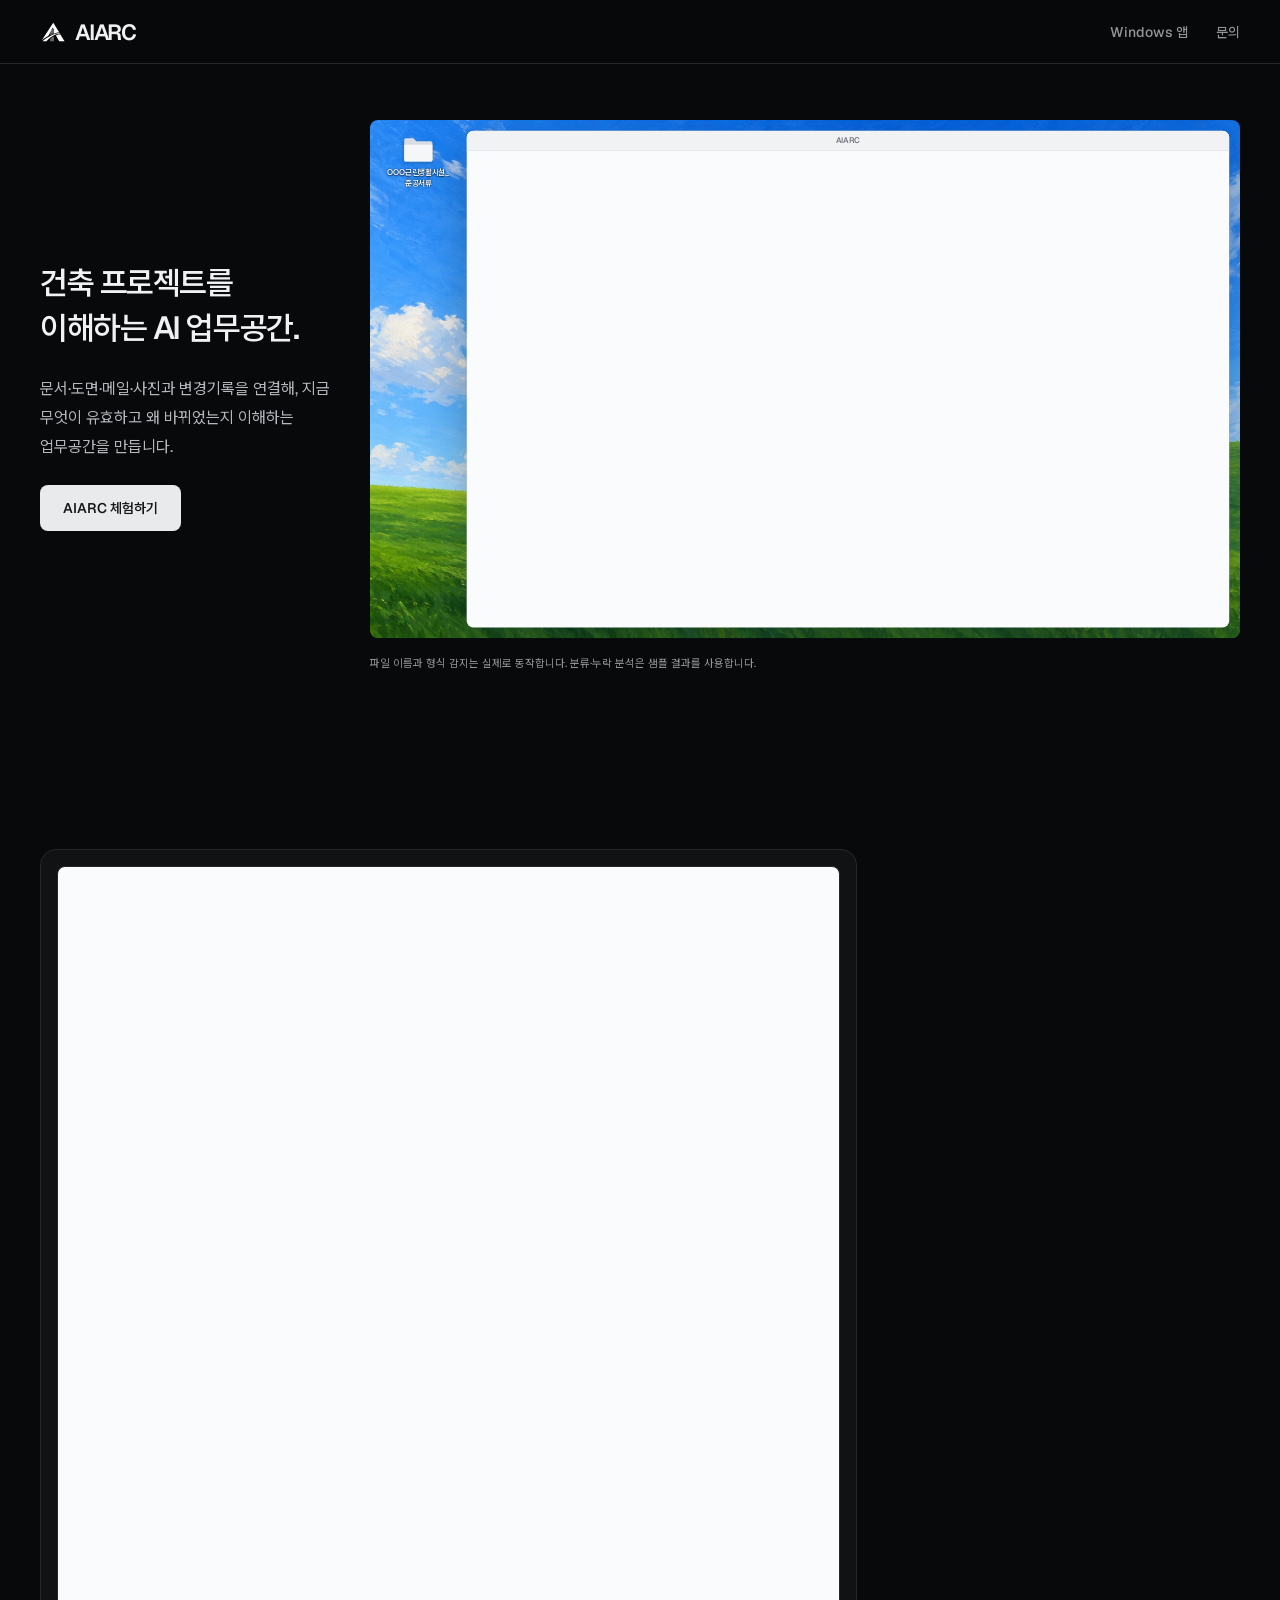
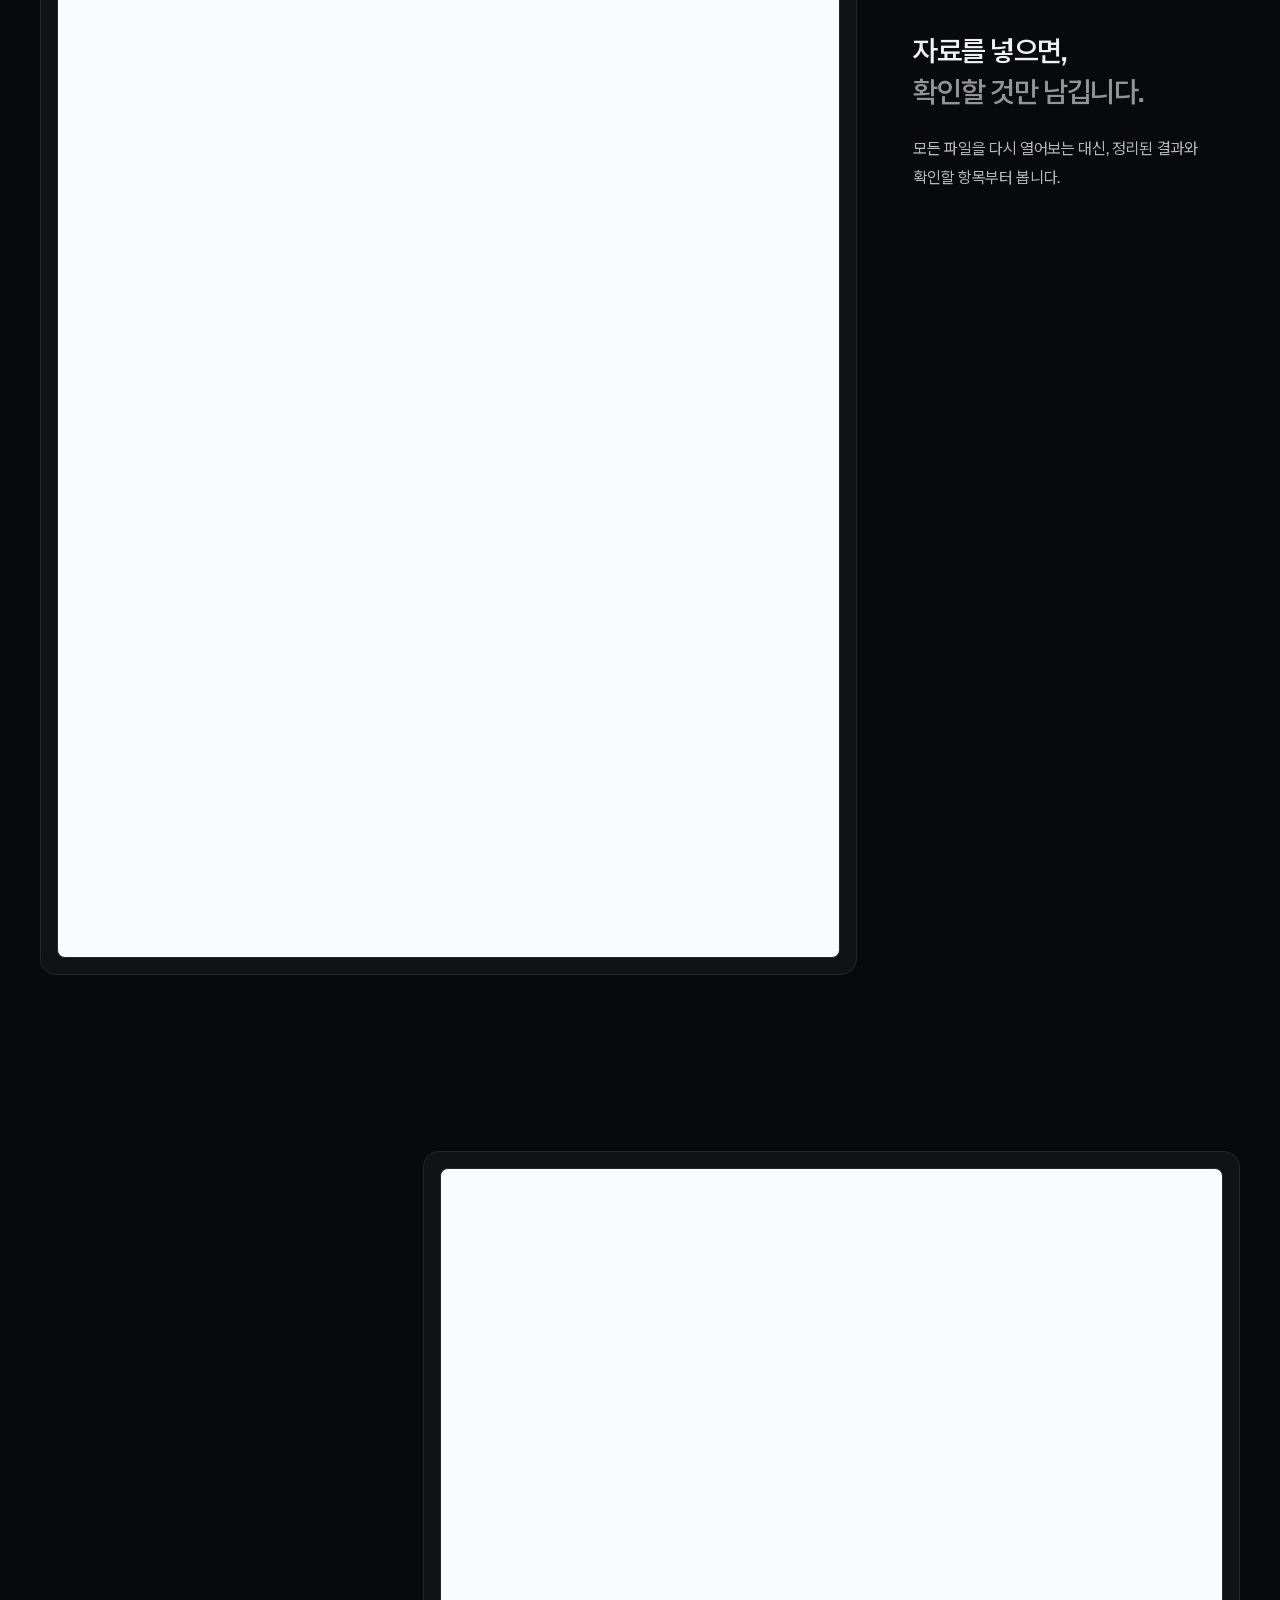
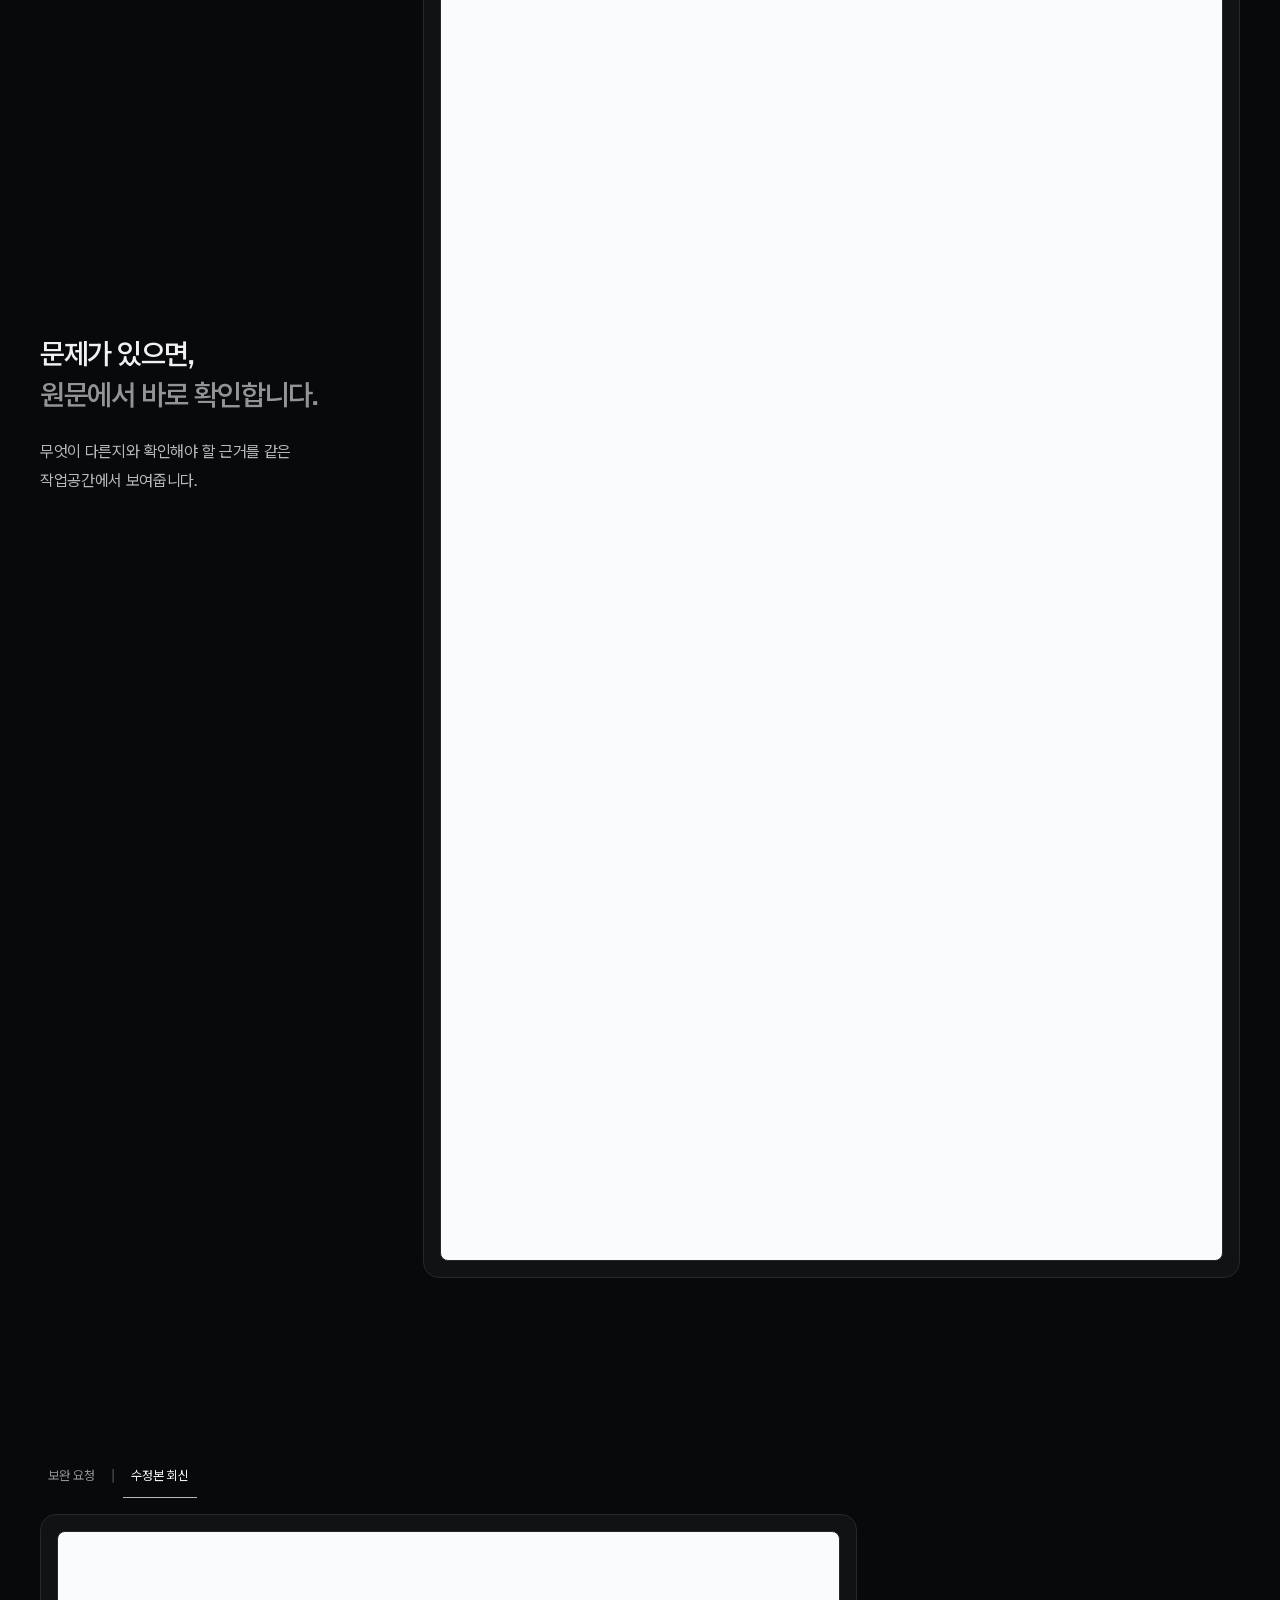
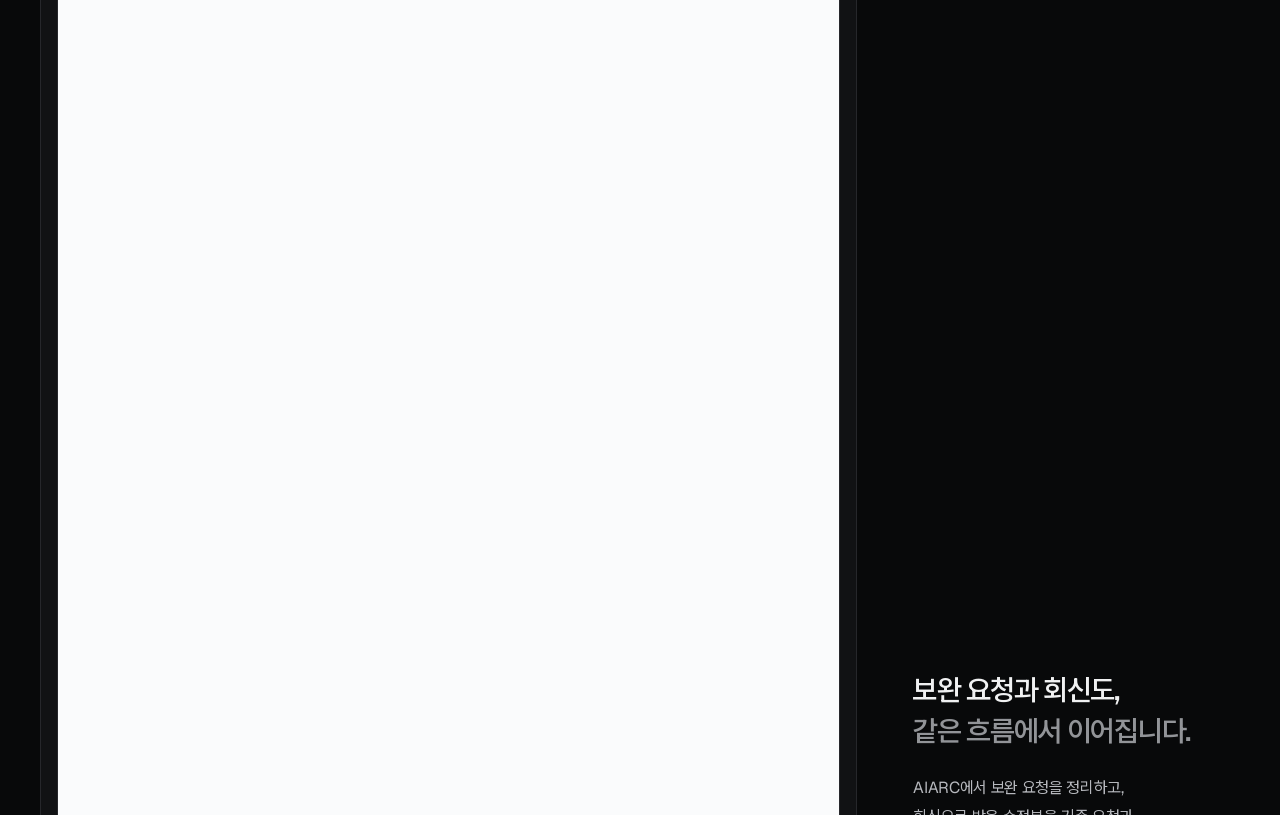
<file: index.html>
<!doctype html>
<html lang="ko">
<head>
  <meta charset="UTF-8">
  <meta name="viewport" content="width=device-width, initial-scale=1">
  <meta name="theme-color" content="#08090a">
  <title>AIARC — 건축·건설 AI Project Workspace</title>
  <meta name="description" content="프로젝트의 상태와 변화 이유를 이해하는 건축·건설 AI Project Workspace를 만듭니다. Project State에 필요한 첫 능력을 준공 문서 자동화에서 검증합니다.">
  <meta property="og:title" content="AIARC — 건축·건설 AI Project Workspace">
  <meta property="og:description" content="현재 상태, 변화의 흐름, 원문 근거를 연결하는 Project State. 첫 제품인 준공 문서 자동화에서 시작합니다.">
  <meta property="og:type" content="website">
  <meta property="og:url" content="https://aiarc.kr/">
  <meta property="og:image" content="https://aiarc.kr/og.png?v=9cec74fe">
  <meta property="og:image:secure_url" content="https://aiarc.kr/og.png?v=9cec74fe">
  <meta property="og:image:type" content="image/png">
  <meta property="og:image:alt" content="AIARC">
  <meta name="twitter:card" content="summary_large_image">
  <meta name="twitter:image" content="https://aiarc.kr/og.png?v=9cec74fe">
  <meta name="twitter:image:alt" content="AIARC">
  <link rel="canonical" href="https://aiarc.kr/">
  <link rel="icon" href="./favicon.svg" type="image/svg+xml">
  <link rel="preload" href="./landing/assets/PretendardVariable.woff2" as="font" type="font/woff2" crossorigin>
  <link rel="preload" href="./landing/assets/wallpaper.webp" as="image" type="image/webp" fetchpriority="high">
  <link rel="stylesheet" href="./landing/style.css">
  <script src="./landing/main.js" defer></script>
</head>
<body>
  <a class="skip" href="#main">본문으로 건너뛰기</a>
  <header class="header">
    <nav class="nav wrap" aria-label="주 메뉴">
      <a class="brand" href="#" aria-label="AIARC 홈"><img src="./landing/assets/symbol.svg" width="27" height="27" alt=""><span>AIARC</span></a>
      <div class="nav-links"><a href="#download">Windows 앱</a><a href="mailto:hello@kapapi.dev">문의</a></div>
    </nav>
  </header>

  <main id="main">
    <section class="hero wrap" id="product">
      <div class="hero-copy">
      <h1>건축 프로젝트를 이해하는<br> AI 업무공간.</h1>
      <div class="hero-row">
        <p>문서·도면·메일·사진과 변경기록을 연결해,<br> 지금 무엇이 유효하고 왜 바뀌었는지 이해하는 업무공간을 만듭니다.</p>
        <button class="button" type="button" data-try>AIARC 체험하기</button>
      </div>

      </div>
      <div class="hero-demo">
      <div class="stage-host">
      <div class="stage" id="try" data-state="idle">
        <picture class="wallpaper">
          <source srcset="./landing/assets/wallpaper.webp" type="image/webp">
          <img src="./landing/assets/wallpaper.png" width="1672" height="941" alt="" fetchpriority="high">
        </picture>
        <div class="desktop">
          <button class="desk-item" type="button" data-folder aria-label="OOO근린생활시설_준공서류 폴더를 AIARC로 가져오기">
            <svg class="desk-icon folder" viewBox="0 0 48 40" aria-hidden="true" focusable="false"><path class="back" d="M3 5.5A2.5 2.5 0 0 1 5.5 3h11l4.5 4.5h21.5A2.5 2.5 0 0 1 45 10v25.5a2.5 2.5 0 0 1-2.5 2.5h-37A2.5 2.5 0 0 1 3 35.5Z"/><path class="front" d="M3 13h42v22.5a2.5 2.5 0 0 1-2.5 2.5h-37A2.5 2.5 0 0 1 3 35.5Z"/></svg>
            <span>OOO근린생활시설_준공서류</span>
          </button>
        </div>
        <div class="window">
          <div class="window-bar">AIARC</div>
          <div class="window-view">
            <picture class="window-poster">
              <source media="(max-width: 939px)" srcset="./landing/assets/stage-narrow.webp" width="390" height="720">
              <img src="./landing/assets/stage-wide.webp" width="1280" height="800" alt="파일을 기다리는 AIARC 작업공간 첫 화면" decoding="async">
            </picture>
            <iframe title="AIARC 작업공간 시연" tabindex="-1"></iframe>
          </div>
        </div>
        <span class="cursor" aria-hidden="true"><svg viewBox="0 0 22 26" focusable="false"><path d="M3 2.5v19l4.9-4.6 3.2 7.3 3.3-1.5-3.2-7.2H18Z"/></svg><i></i></span>
      </div>
      </div>
      <div class="stage-foot">
        <p>파일 이름과 형식 감지는 실제로 동작합니다. 분류·누락 분석은 샘플 결과를 사용합니다.</p>
        <button class="text-link" type="button" data-replay hidden>다시 보기</button>
      </div>
      </div>
      <p class="sr-only" id="stage-status" aria-live="polite"></p>
    </section>

    <section class="section chapter wrap" id="organize">

      <div class="chapter-heading">
      <div>
      <h2>자료를 넣으면,<br> <span>확인할 것만 남깁니다.</span></h2>
      <p class="lead">모든 파일을 다시 열어보는 대신, 정리된 결과와 확인할 항목부터 봅니다.</p>
      </div>
      </div>
      <div class="chapter-visual">
      <a class="shot-link" href="./landing/assets/chapter-organized-desktop.webp" data-image-viewer aria-label="자료 정리 전체 앱 화면 확대">
      <picture class="product-shot">
        <source media="(max-width: 760px)" srcset="./landing/assets/chapter-organized-mobile.webp" width="780" height="1280">
        <source media="(max-width: 1023px)" srcset="./landing/assets/chapter-organized-tablet.webp" width="1800" height="1280">
        <img src="./landing/assets/chapter-organized-desktop.webp" width="2560" height="1440" loading="lazy" decoding="async" alt="샘플 문서 45개가 자재·품질·감리·공사·준공 문서함으로 정리되고, 확인 필요 2건과 누락 3건이 남은 AIARC 작업공간 전체 화면">
      </picture>
      <span class="shot-expand" aria-hidden="true">화면 확대 ↗</span>
      </a>
      </div>
    </section>

    <section class="section chapter wrap" id="evidence">

      <div class="chapter-heading">
      <div>
      <h2>문제가 있으면,<br> <span>원문에서 바로 확인합니다.</span></h2>
      <p class="lead">무엇이 다른지와 확인해야 할 근거를 같은 작업공간에서 보여줍니다.</p>
      </div>
      </div>
      <div class="chapter-visual">
      <a class="shot-link" href="./landing/assets/chapter-evidence-desktop.webp" data-image-viewer aria-label="문제 발견 전체 앱 화면 확대">
      <picture class="product-shot">
        <source media="(max-width: 760px)" srcset="./landing/assets/chapter-evidence-mobile.webp" width="780" height="1280">
        <source media="(max-width: 1023px)" srcset="./landing/assets/chapter-evidence-tablet.webp" width="1800" height="1280">
        <img src="./landing/assets/chapter-evidence-desktop.webp" width="2560" height="1440" loading="lazy" decoding="async" alt="시험성적서의 제품명 ABC-120이 원문에 표시되고, 자재승인원 ABC-100과 다르다는 대화와 보완 요청 버튼이 함께 보이는 AIARC 작업공간 전체 화면">
      </picture>
      <span class="shot-expand" aria-hidden="true">화면 확대 ↗</span>
      </a>
      </div>
    </section>

    <section class="section chapter wrap" id="email-workflow">

      <div class="chapter-heading">
      <div>
      <h2>보완 요청과 회신도,<br> <span>같은 흐름에서 이어집니다.</span></h2>
      <p class="lead">AIARC에서 보완 요청을 정리하고,<br> 회신으로 받은 수정본을 기존 요청과 연결해 확인합니다.</p>
      </div>
      </div>
      <div class="chapter-visual">
      <div class="mail-switch" role="group" aria-label="메일 시연 화면 선택">
        <button type="button" data-mail-view="request" aria-pressed="false">보완 요청</button>
        <span aria-hidden="true">|</span>
        <button type="button" data-mail-view="email" aria-pressed="true">수정본 회신</button>
      </div>
      <a class="shot-link" href="./landing/assets/chapter-email-desktop.webp" data-image-viewer aria-label="요청·회신 전체 앱 화면 확대">
      <picture class="product-shot">
        <source media="(max-width: 760px)" srcset="./landing/assets/chapter-email-mobile.webp" width="1800" height="1800">
        <source media="(max-width: 1023px)" srcset="./landing/assets/chapter-email-tablet.webp" width="1800" height="1280">
        <img src="./landing/assets/chapter-email-desktop.webp" width="2560" height="1440" loading="lazy" decoding="async" alt="전체 AIARC 앱 프레임 위에 열린 가상 수정본 회신. 09/06 제품명 확인 요청과 연결된 회신, 이전 원문 ABC-120과 수정본 후보 ABC-100 비교, 수정본 첨부를 보여줍니다.">
      </picture>
      <span class="shot-expand" aria-hidden="true">화면 확대 ↗</span>
      </a>
      <p class="mail-state sr-only" aria-live="polite">수정본 회신 화면</p>
      <div class="stage-foot"><p>가상 요청·회신으로 구성한 시연입니다. 실제 이메일을 발송하거나 수신하지 않습니다.</p></div>
      </div>
    </section>

    <section class="section chapter wrap" id="revision">

      <div class="chapter-heading">
      <div>
      <h2>수정본이 도착하면,<br> <span>프로젝트 상태도 바뀝니다.</span></h2>
      <p class="lead">이전 원문과 변경 이력은 그대로 보존합니다.</p>
      </div>
      </div>
      <div class="chapter-visual">
      <a class="shot-link" href="./landing/assets/chapter-revision-desktop.webp" data-image-viewer aria-label="수정본 반영 전체 앱 화면 확대">
      <picture class="product-shot">
        <source media="(max-width: 760px)" srcset="./landing/assets/chapter-revision-mobile.webp" width="780" height="1280">
        <source media="(max-width: 1023px)" srcset="./landing/assets/chapter-revision-tablet.webp" width="1800" height="1280">
        <img src="./landing/assets/chapter-revision-desktop.webp" width="2560" height="1440" loading="lazy" decoding="async" alt="시험성적서 수정본의 제품명 ABC-100이 자재승인원과 일치해 확인 완료로 바뀌고, 이전본과 변경 이력 6건이 함께 남은 AIARC 작업공간 전체 화면">
      </picture>
      <span class="shot-expand" aria-hidden="true">화면 확대 ↗</span>
      </a>
      </div>
    </section>

    <section class="section split wrap" id="project-state">
      <div class="split-copy">
        <h2>무엇이 바뀌었고,<br> <span>지금 무엇이 유효한지.</span></h2>
        <p class="lead">파일을 다시 찾는 대신, 현재 상태와 변화의 이유를 근거와 함께 확인합니다.</p>
      </div>
      <figure class="state-figure">
        <!-- diagram:state --><svg class="diagram diagram-state" viewBox="-204 -330 700 566" aria-hidden="true" focusable="false"><g class="box sheet"><path class="face side" d="M190.5 110L0 220L0 217L190.5 107Z"/><path class="face front" d="M-190.5 110L0 220L0 217L-190.5 107Z"/><path class="face top" d="M0 -3L190.5 107L0 217L-190.5 107Z"/></g><g class="box sheet"><path class="face side" d="M190.5 58L0 168L0 165L190.5 55Z"/><path class="face front" d="M-190.5 58L0 168L0 165L-190.5 55Z"/><path class="face top" d="M0 -55L190.5 55L0 165L-190.5 55Z"/></g><g class="box sheet"><path class="face side" d="M190.5 6L0 116L0 113L190.5 3Z"/><path class="face front" d="M-190.5 6L0 116L0 113L-190.5 3Z"/><path class="face top" d="M0 -107L190.5 3L0 113L-190.5 3Z"/></g><g class="box sheet"><path class="face side" d="M190.5 -46L0 64L0 61L190.5 -49Z"/><path class="face front" d="M-190.5 -46L0 64L0 61L-190.5 -49Z"/><path class="face top" d="M0 -159L190.5 -49L0 61L-190.5 -49Z"/></g><g class="box sheet"><path class="face side" d="M190.5 -98L0 12L0 9L190.5 -101Z"/><path class="face front" d="M-190.5 -98L0 12L0 9L-190.5 -101Z"/><path class="face top" d="M0 -211L190.5 -101L0 9L-190.5 -101Z"/></g><path class="thread" d="M0 217L0 168"/><path class="thread" d="M0 165L0 116"/><path class="thread" d="M0 113L0 64"/><path class="thread" d="M0 61L0 12"/><path class="thread" d="M0 9L0 -72"/><g class="box current"><path class="face side" d="M190.5 -182L0 -72L0 -84L190.5 -194Z"/><path class="face front" d="M-190.5 -182L0 -72L0 -84L-190.5 -194Z"/><path class="face top" d="M0 -304L190.5 -194L0 -84L-190.5 -194Z"/></g><path class="plan" d="M0 -264L121.2 -194L0 -124L-121.2 -194Z"/><path class="plan-old" d="M45 -238L-76.2 -168"/><path class="plan-new" d="M79.7 -218L-41.6 -148"/><text class="mark dim" x="43" y="-248">A</text><text class="mark" x="77.7" y="-228">B</text><path class="leader" d="M196.5 108.5H236"/><text class="label" x="250" y="113.5"><tspan class="date">07.03</tspan><tspan dx="12">원도면 A</tspan></text><path class="leader" d="M196.5 56.5H236"/><text class="label" x="250" y="61.5"><tspan class="date">07.12</tspan><tspan dx="12">현장 변경지시</tspan></text><path class="leader" d="M196.5 4.5H236"/><text class="label" x="250" y="9.5"><tspan class="date">07.13</tspan><tspan dx="12">수정도면 B</tspan></text><path class="leader" d="M196.5 -47.5H236"/><text class="label" x="250" y="-42.5"><tspan class="date">07.14</tspan><tspan dx="12">회의록 · 메일</tspan></text><path class="leader" d="M196.5 -99.5H236"/><text class="label" x="250" y="-94.5"><tspan class="date">07.15</tspan><tspan dx="12">현장사진</tspan></text><path class="leader strong" d="M196.5 -188H236"/><text class="label strong" x="250" y="-183">현재 상태 · B</text></svg>
        <figcaption>
          <ol class="state-legend">
            <li><time>07.03</time>원도면 A</li>
            <li><time>07.12</time>현장 변경지시</li>
            <li><time>07.13</time>수정도면 B</li>
            <li><time>07.14</time>회의록 · 메일</li>
            <li><time>07.15</time>현장사진</li>
            <li class="now">현재 상태 · B</li>
          </ol>
        </figcaption>
      </figure>
    </section>

    <section class="section wrap" id="expansion">
      <h2 class="statement">프로젝트를 넘어,<br> <span>건설 업무 전반을 연결하는 AI로.</span></h2>
      <ol class="progression" aria-label="AIARC가 나아갈 방향">
        <li>자료를 정리하는 AI</li>
        <li>프로젝트를 이해하는 AI</li>
        <li>판단을 돕는 AI</li>
        <li>업무를 수행하는 AI</li>
      </ol>
      <ol class="expansion" aria-label="업무 범위의 확장">
        <li><!-- diagram:expansion-0 --><svg class="diagram" viewBox="-188.1 -108 376.2 211" aria-hidden="true" focusable="false"><path class="ground dashed" d="M0 -50L86.6 0L0 50L-86.6 0Z"/><g class="box "><path class="face side" d="M34.6 0L0 20L0 -20L34.6 -40Z"/><path class="face front" d="M-34.6 0L0 20L0 -20L-34.6 -40Z"/><path class="face top" d="M0 -60L34.6 -40L0 -20L-34.6 -40Z"/></g></svg>한 사람</li>
        <li><!-- diagram:expansion-1 --><svg class="diagram" viewBox="-188.1 -108 376.2 211" aria-hidden="true" focusable="false"><path class="ground" d="M0 -75L129.9 0L0 75L-129.9 0Z"/><g class="box building"><path class="face side" d="M52 0L0 30L0 -40L52 -70Z"/><path class="face front" d="M-52 0L0 30L0 -40L-52 -70Z"/><path class="face top" d="M0 -100L52 -70L0 -40L-52 -70Z"/></g></svg>한 프로젝트</li>
        <li><!-- diagram:expansion-2 --><svg class="diagram" viewBox="-188.1 -108 376.2 211" aria-hidden="true" focusable="false"><path class="ground" d="M0 -75L129.9 0L0 75L-129.9 0Z"/><path class="link" d="M-77.9 -25L0 -40"/><path class="link" d="M77.9 -25L0 -40"/><path class="link" d="M39.8 35L0 -40"/><path class="link" d="M-39.8 35L0 -40"/><g class="box building"><path class="face side" d="M52 0L0 30L0 -40L52 -70Z"/><path class="face front" d="M-52 0L0 30L0 -40L-52 -70Z"/><path class="face top" d="M0 -100L52 -70L0 -40L-52 -70Z"/></g><g class="box "><path class="face side" d="M-64.1 -17L-77.9 -9L-77.9 -25L-64.1 -33Z"/><path class="face front" d="M-91.8 -17L-77.9 -9L-77.9 -25L-91.8 -33Z"/><path class="face top" d="M-77.9 -41L-64.1 -33L-77.9 -25L-91.8 -33Z"/></g><g class="box "><path class="face side" d="M91.8 -17L77.9 -9L77.9 -25L91.8 -33Z"/><path class="face front" d="M64.1 -17L77.9 -9L77.9 -25L64.1 -33Z"/><path class="face top" d="M77.9 -41L91.8 -33L77.9 -25L64.1 -33Z"/></g><g class="box "><path class="face side" d="M53.7 43L39.8 51L39.8 35L53.7 27Z"/><path class="face front" d="M26 43L39.8 51L39.8 35L26 27Z"/><path class="face top" d="M39.8 19L53.7 27L39.8 35L26 27Z"/></g><g class="box "><path class="face side" d="M-26 43L-39.8 51L-39.8 35L-26 27Z"/><path class="face front" d="M-53.7 43L-39.8 51L-39.8 35L-53.7 27Z"/><path class="face top" d="M-39.8 19L-26 27L-39.8 35L-53.7 27Z"/></g></svg>프로젝트 참여자</li>
        <li><!-- diagram:expansion-3 --><svg class="diagram" viewBox="-188.1 -108 376.2 211" aria-hidden="true" focusable="false"><path class="ground dashed" d="M0 -95L164.5 0L0 95L-164.5 0Z"/><path class="ground" d="M-79.7 -38L-13.9 0L-79.7 38L-145.5 0Z"/><g class="box building"><path class="face side" d="M-53.3 0L-79.7 15.2L-79.7 -26.8L-53.3 -42Z"/><path class="face front" d="M-106 0L-79.7 15.2L-79.7 -26.8L-106 -42Z"/><path class="face top" d="M-79.7 -57.2L-53.3 -42L-79.7 -26.8L-106 -42Z"/></g><path class="ground" d="M79.7 -38L145.5 0L79.7 38L13.9 0Z"/><g class="box building"><path class="face side" d="M106 0L79.7 15.2L79.7 -40.8L106 -56Z"/><path class="face front" d="M53.3 0L79.7 15.2L79.7 -40.8L53.3 -56Z"/><path class="face top" d="M79.7 -71.2L106 -56L79.7 -40.8L53.3 -56Z"/></g></svg>회사</li>
        <li><!-- diagram:expansion-4 --><svg class="diagram" viewBox="-188.1 -108 376.2 211" aria-hidden="true" focusable="false"><path class="ground dashed" d="M-86.6 -46L-6.9 0L-86.6 46L-166.3 0Z"/><g class="box building"><path class="face side" d="M-86.6 -9.2L-105.7 1.8L-105.7 -34.2L-86.6 -45.2Z"/><path class="face front" d="M-124.8 -9.2L-105.7 1.8L-105.7 -34.2L-124.8 -45.2Z"/><path class="face top" d="M-105.7 -56.2L-86.6 -45.2L-105.7 -34.2L-124.8 -45.2Z"/></g><g class="box building"><path class="face side" d="M-35.6 -1.8L-54.7 9.2L-54.7 -40.8L-35.6 -51.8Z"/><path class="face front" d="M-73.9 -1.8L-54.7 9.2L-54.7 -40.8L-73.9 -51.8Z"/><path class="face top" d="M-54.7 -62.9L-35.6 -51.8L-54.7 -40.8L-73.9 -51.8Z"/></g><path class="ground dashed" d="M86.6 -46L166.3 0L86.6 46L6.9 0Z"/><g class="box building"><path class="face side" d="M86.6 -9.2L67.5 1.8L67.5 -42.2L86.6 -53.2Z"/><path class="face front" d="M48.4 -9.2L67.5 1.8L67.5 -42.2L48.4 -53.2Z"/><path class="face top" d="M67.5 -64.2L86.6 -53.2L67.5 -42.2L48.4 -53.2Z"/></g><g class="box building"><path class="face side" d="M137.6 -1.8L118.5 9.2L118.5 -22.8L137.6 -33.8Z"/><path class="face front" d="M99.4 -1.8L118.5 9.2L118.5 -22.8L99.4 -33.8Z"/><path class="face top" d="M118.5 -44.9L137.6 -33.8L118.5 -22.8L99.4 -33.8Z"/></g><path class="link strong" d="M-52 -28L52 -28"/></svg>회사와 회사 사이의 업무</li>
        <li><!-- diagram:expansion-5 --><svg class="diagram" viewBox="-188.1 -108 376.2 211" aria-hidden="true" focusable="false"><path class="ground dashed" d="M-138.6 -24L-97 0L-138.6 24L-180.1 0Z"/><path class="ground dashed" d="M138.6 -24L180.1 0L138.6 24L97 0Z"/><path class="ground dashed" d="M0 -90L41.6 -66L0 -42L-41.6 -66Z"/><path class="ground dashed" d="M0 42L41.6 66L0 90L-41.6 66Z"/><path class="ground dashed" d="M76.2 -76L117.8 -52L76.2 -28L34.6 -52Z"/><path class="ground dashed" d="M-76.2 -76L-34.6 -52L-76.2 -28L-117.8 -52Z"/><path class="link" d="M-138.6 -18L0 48"/><path class="link" d="M0 48L138.6 -18"/><path class="link" d="M138.6 -18L76.2 -70"/><path class="link" d="M76.2 -70L0 -84"/><path class="link" d="M0 -84L-76.2 -70"/><path class="link" d="M-76.2 -70L-138.6 -18"/><path class="link" d="M0 -84L0 48"/><path class="link" d="M-138.6 -18L76.2 -70"/><g class="box building"><path class="face side" d="M-119.5 0L-138.6 11L-138.6 -19L-119.5 -30Z"/><path class="face front" d="M-157.6 0L-138.6 11L-138.6 -19L-157.6 -30Z"/><path class="face top" d="M-138.6 -41L-119.5 -30L-138.6 -19L-157.6 -30Z"/></g><g class="box building"><path class="face side" d="M157.6 0L138.6 11L138.6 -13L157.6 -24Z"/><path class="face front" d="M119.5 0L138.6 11L138.6 -13L119.5 -24Z"/><path class="face top" d="M138.6 -35L157.6 -24L138.6 -13L119.5 -24Z"/></g><g class="box building"><path class="face side" d="M19.1 -66L0 -55L0 -75L19.1 -86Z"/><path class="face front" d="M-19.1 -66L0 -55L0 -75L-19.1 -86Z"/><path class="face top" d="M0 -97L19.1 -86L0 -75L-19.1 -86Z"/></g><g class="box building"><path class="face side" d="M19.1 66L0 77L0 41L19.1 30Z"/><path class="face front" d="M-19.1 66L0 77L0 41L-19.1 30Z"/><path class="face top" d="M0 19L19.1 30L0 41L-19.1 30Z"/></g><g class="box building"><path class="face side" d="M95.3 -52L76.2 -41L76.2 -63L95.3 -74Z"/><path class="face front" d="M57.2 -52L76.2 -41L76.2 -63L57.2 -74Z"/><path class="face top" d="M76.2 -85L95.3 -74L76.2 -63L57.2 -74Z"/></g><g class="box building"><path class="face side" d="M-57.2 -52L-76.2 -41L-76.2 -67L-57.2 -78Z"/><path class="face front" d="M-95.3 -52L-76.2 -41L-76.2 -67L-95.3 -78Z"/><path class="face top" d="M-76.2 -89L-57.2 -78L-76.2 -67L-95.3 -78Z"/></g></svg>건설 업무 네트워크</li>
      </ol>
    </section>

    <section class="section download wrap" id="download">
      <h2>브라우저와 Windows에서<br> <span>직접 체험하세요.</span></h2>
      <div class="download-actions">
        <button class="button" type="button" data-try>AIARC 체험하기</button>
        <a class="button secondary" href="https://github.com/KapapiDev/AIARC/releases/download/v0.6.0-workspace-demo/AIARC-Workspace-Demo-Windows-x64-Portable.exe" download>Windows 시연 앱 다운로드</a>
        <small>Windows 10/11 · 64-bit · Portable · 설치 없이 실행</small>
      </div>
      <details class="scope">
        <summary>시연 범위</summary>
        <p>문서 데모는 실제 서식을 보존하거나 재현한 PDF 미리보기와 가상 내용을 사용합니다. 파일 감지와 화면 조작, 문서 열기와 근거 이동은 실제로 동작합니다. 분석·요청·회신·상태 변화는 준비된 데모 데이터이며 실제 AI 판단이나 메일 송수신이 아닙니다. 원본 문서를 변경하지 않으며, 전문적·법적 최종 판단은 사람이 합니다.</p>
      </details>
    </section>
  </main>

  <footer class="footer wrap">
    <a class="brand" href="#" aria-label="AIARC 홈"><img src="./landing/assets/symbol.svg" width="27" height="27" alt=""><span>AIARC</span></a>
    <div class="footer-links"><a href="https://github.com/KapapiDev/AIARC" target="_blank" rel="noopener noreferrer">GitHub ↗</a><a href="mailto:hello@kapapi.dev">문의하기 ↗</a><a href="mailto:hello@kapapi.dev?subject=AIARC%20데모%20피드백">피드백 보내기 ↗</a></div>
    <div class="footer-bottom"><span>© 2026 AIARC</span></div>
  </footer>
  <button class="back-to-top" type="button" aria-label="맨 위로" hidden><svg width="18" height="18" viewBox="0 0 24 24" fill="none" stroke="currentColor" stroke-width="1.5" aria-hidden="true" focusable="false"><path d="m6 12 6-6 6 6M12 6v12"/></svg></button>

  <dialog class="image-viewer" aria-labelledby="image-viewer-title">
    <div class="image-viewer-bar">
      <div><h2 id="image-viewer-title">제품 화면</h2><p>확대 후 좌우·위아래로 이동해 확인하세요.</p></div>
      <div class="image-viewer-actions">
        <button type="button" data-image-zoom aria-pressed="false">확대</button>
        <button type="button" data-image-close aria-label="제품 화면 닫기">닫기 ✕</button>
      </div>
    </div>
    <div class="image-viewer-scroll" tabindex="0" aria-label="제품 캡처. 확대한 뒤 스크롤하여 이동할 수 있습니다."><img alt=""></div>
    <p class="image-viewer-note">가상 자료로 구성한 제품 시연 화면입니다.</p>
  </dialog>
</body>
</html>
</file>
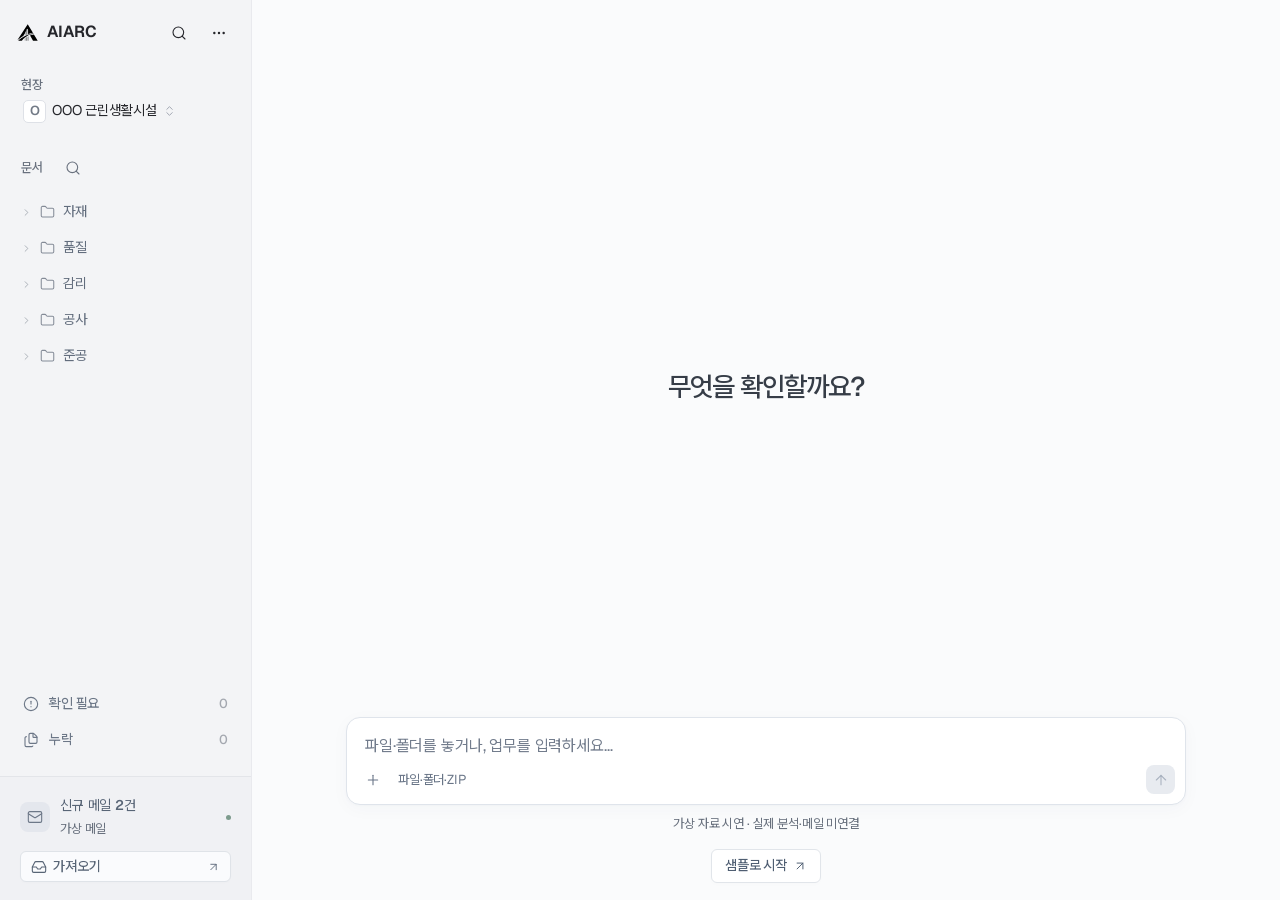
<file: demo/index.html>
<!doctype html>
<html lang="ko">
<head>
  <meta charset="utf-8">
  <meta name="viewport" content="width=device-width,initial-scale=1">
  <meta name="theme-color" content="#fafbfc">
  <meta name="description" content="건축·건설 AI Project Workspace. 준공 문서 업무에서 시작해 현재 상태와 변화의 근거를 연결하는 제품 방향 시연.">
  <meta name="robots" content="noindex,nofollow">
  <title>AIARC · AI Project Workspace Demo</title>
  <link rel="icon" href="./assets/symbol-CV9EFdoP.svg" type="image/svg+xml">
  <script type="module" crossorigin src="./assets/index-BHUmzrq3.js"></script>
  <link rel="stylesheet" crossorigin href="./assets/index-CAFXh2ag.css">
</head>
<body>
  <div id="app"></div>
  <noscript>AIARC 데모를 사용하려면 JavaScript를 켜주세요.</noscript>
</body>
</html>
</file>
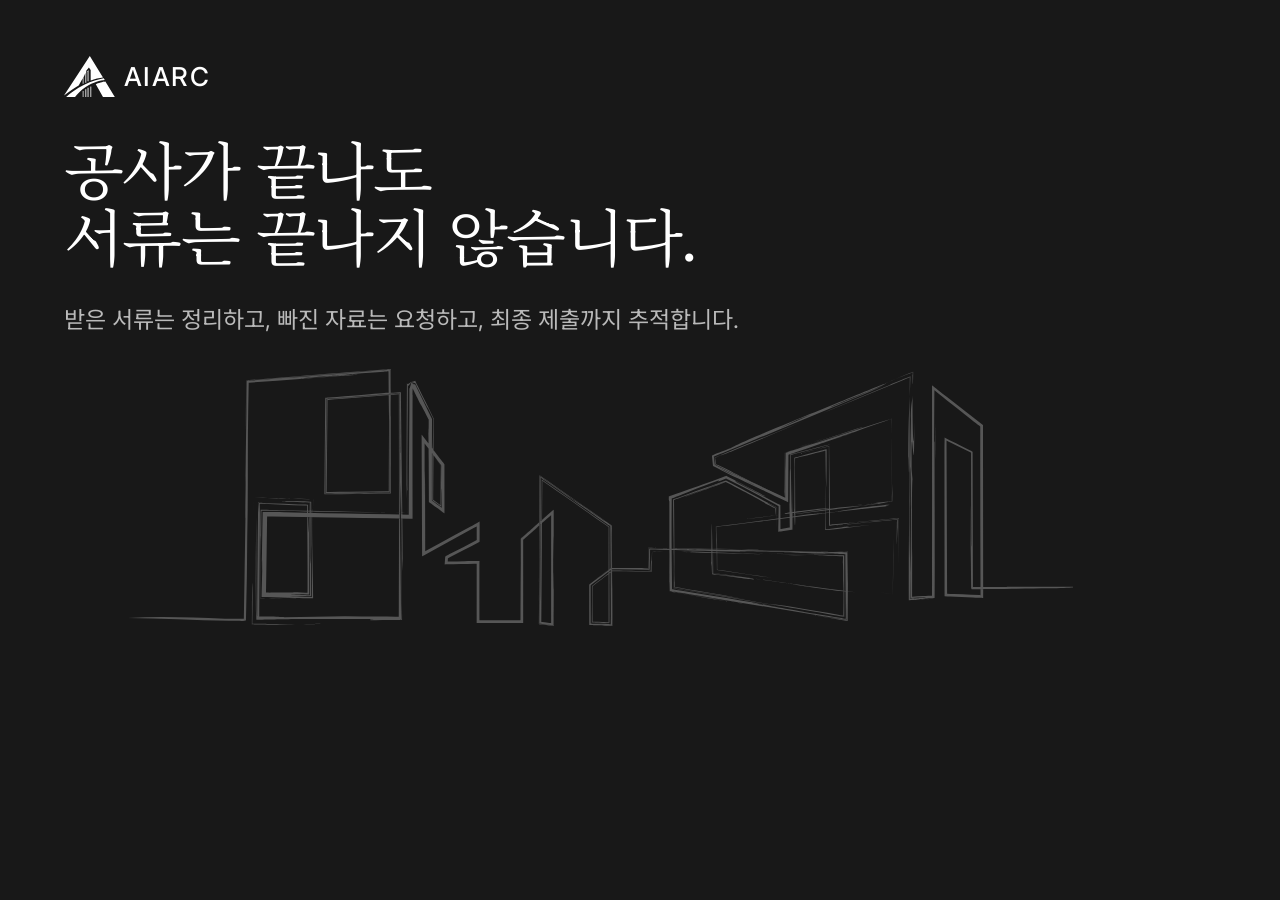
<file: tools/og-card.html>
<!doctype html>
<html lang="ko">
<head>
<meta charset="utf-8">
<title>AIARC OG card</title>
<link rel="preconnect" href="https://fonts.googleapis.com">
<link rel="preconnect" href="https://fonts.gstatic.com" crossorigin>
<link href="https://fonts.googleapis.com/css2?family=Inter:wght@400;500&family=Libre+Baskerville:wght@400&family=Noto+Sans+KR:wght@400&family=Noto+Serif+KR:wght@400&display=swap" rel="stylesheet">
<style>
/* Source for the 1200x630 social card. Render this at exactly 1200x630 and
   screenshot it to produce og.png. Same tokens and the same artwork as the page,
   so the card and the site read as one thing. The graphic is kept in sync by
   tools/embed-art.js — it writes into the .hero-art-clip slot below, the same
   slot it fills in index.html, so both come from the one Illustrator master. */
*{box-sizing:border-box}
html,body{margin:0;padding:0}
:root{--background:#181818}
body{
  width:1200px;height:630px;overflow:hidden;position:relative;
  background:var(--background);color:rgb(255 255 255);
  font-family:'Inter','Noto Sans KR',sans-serif;
  -webkit-font-smoothing:antialiased;
}
.wordmark{
  position:absolute;top:56px;left:64px;z-index:2;
  display:flex;align-items:center;gap:9px;
  font-size:26px;font-weight:500;letter-spacing:.055em;line-height:1;
}
/* same lockup ratio as the page header, against this card's 18.9px caps */
.wordmark .brand-mark{flex:none;display:block;height:41.4px;width:auto}
.copy{
  position:absolute;top:140px;left:64px;right:64px;z-index:2;
}
h1{
  margin:0;font-family:'Libre Baskerville','Noto Serif KR',serif;font-weight:400;
  font-size:62px;line-height:1.08;letter-spacing:-.025em;word-break:keep-all;
}
h1 .line{display:block}
p{
  margin:28px 0 0;max-width:760px;
  font-size:23px;line-height:1.6;color:rgb(255 255 255 / .7);word-break:keep-all;
}

/* The artwork, sized as one box with nothing inside repositioned — but sized for
   this card rather than for the page. Full bleed does not survive here: at 1200
   wide the drawing is 675 tall on a 630 card, which puts its ink at y 200 while
   the copy runs to y 339, so the frames climb behind the headline. The card is
   1200x630 with a big copy block; something has to give, and a legible complete
   drawing beats a full-bleed one with its top hidden.
   So it is scaled to drop the whole ink band into the space under the copy:
   945 wide (k = 0.492), top 170, which puts the ink at y 363..618 — 24px below
   the strapline and 12px off the card's floor. The box runs on to y 702 and the
   card crops it, but only the artboard's empty bottom. */
.hero-art{
  position:absolute;left:0;right:0;top:170px;margin:0 auto;
  width:945px;aspect-ratio:1920 / 1080;max-width:none;
  pointer-events:none;z-index:0;
  /* third rung of the ladder, matching the page: headline 100, subhead 70, this 60 */
  opacity:.6;
}
.hero-art-clip{position:absolute;inset:0}
#hero-art-svg{display:block;width:100%;height:100%}
/* The knockouts carry the page colour so they hide the lines behind them; SVG's
   default fill is black, which would show as dark patches once the graphic is
   composited. Same rule as the page. */
#hero-art-svg #TEXTURE path:not([class]),
#hero-art-svg #TEXTURE polygon:not([class]){fill:var(--background)}
/* the thinner re-export came out lighter; held to the page's colour */
#hero-art-svg #TEXTURE .st1{fill:#808080}
/* A still: the mask that animates on the page is simply left fully open here. */
#hero-art-svg #CLEAN polyline{stroke-dasharray:none;stroke-dashoffset:0;animation:none}
</style>
</head>
<body>
  <div class="wordmark">
    <svg class="brand-mark" viewBox="764.91 345.85 479.68 389.15" fill="currentColor" aria-hidden="true" focusable="false">
<g>
	<path d="M1154,585l90.59,149.56h-111.34L1064,612c11.6-8.26,26.09-12.44,45-18C1124.42,589.46,1142.03,586.34,1154,585z"/>
	<path d="M764.91,718.02l242.6-372.17l124.06,201.25c-16.91,2.48-36.85,4.88-56.56,9.9c-22.55,5.74-41.17,12.15-59,19
		c0-33.08-0.22-64.74-0.22-97.82l-16.54-24.81l-25.26,30.32v113.03h-7.82v-90.97l-18.49,41.35v60.29h-6.58v-52.02l-38.34,68.92
		c-20.2,11.21-41.47,24-63.41,38.6C811.56,681.37,786.79,700.04,764.91,718.02z"/>
	<path d="M1138,556c-48.34,9.29-113.13,25.99-182.87,60.02c-77.71,37.92-135.15,83.11-173.68,118.54c28.23,0,56.46,0,84.7,0
		c20.55-27.16,53.62-64.06,102.77-96.49c72.33-47.72,139.91-61.43,179.09-66.07C1144,565,1142,562,1138,556z"/>
	<rect x="1013.4" y="633" width="7.56" height="102"/>
	<rect x="986.83" y="644.03" width="8.27" height="90.97"/>
	<polygon points="995.1,584.32 986.83,584.32 986.83,488.42 995.1,476.8 	"/>
	<rect x="966.15" y="657.81" width="7.82" height="77.19"/>
	<rect x="941.09" y="674.35" width="6.58" height="60.65"/>
</g>
</svg>
    <span>AIARC</span>
  </div>

  <div class="copy">
    <h1>공사가 끝나도 <span class="line">서류는 끝나지 않습니다.</span></h1>
    <p>받은 서류는 정리하고, 빠진 자료는 요청하고, 최종 제출까지 추적합니다.</p>
  </div>

  <div class="hero-art">
    <div class="hero-art-clip">
      <!-- purely decorative -->
      <svg version="1.1"
        	 xmlns="http://www.w3.org/2000/svg" xmlns:xlink="http://www.w3.org/1999/xlink" viewBox="0 0 1920 1080" preserveAspectRatio="xMidYMax meet" id="hero-art-svg" aria-hidden="true" focusable="false">
        <style>
        	#hero-art-svg .st0{fill:none;stroke:#FFFFFF;stroke-miterlimit:10;}
        	#hero-art-svg .st1{fill:#CCCCCC;}
        </style>
        <g>
        		
        		<defs>
        <mask id="art-reveal" maskUnits="userSpaceOnUse" x="-160" y="-160" width="2240" height="1400" stroke-width="110">
        <g id="CLEAN">
        			<polyline class="st0" points="1,909.54 233.23,909.54 239.34,426.54 534.34,403.54 534.34,657.31 398.84,659.04 400.84,463.04 
        				554.84,451.04 554.84,912.42 262.11,912.42 263.84,674.04 367.84,678.04 368.84,863.04 277.84,861.04 279.84,701.04 
        				575.84,706.04 575.84,432.87 612.84,507.04 612.84,673.76 641.84,695.04 641.84,598.2 597.84,541.04 598.84,783.04 
        				709.84,722.04 709.84,752.42 645.84,786.04 644.84,800.04 709.84,798.65 709.84,919.09 801.67,919.09 801.67,750.65 
        				860.84,699.04 860.84,921.76 838.84,919.04 840.84,629.04 977.84,725.04 977.84,919.98 942.84,919.04 942.84,845.04 
        				983.84,814.04 1062.84,815.04 1063.84,774.04 1453.84,784.04 1453.84,906.35 1109.84,848.04 1108.84,670.04 1214.84,632.04 
        				1316.84,686.04 1316.84,740.04 1353.84,734.04 1352.84,584.04 1418.84,568.04 1418.84,729.04 1557.84,716.04 1555.84,864.04 
        				1193.84,815.04 1192.84,723.04 1556.84,677.04 1554.84,500.04 1336.84,575.04 1336.84,668.04 1191.84,599.04 1189.84,582.04 
        				1593.84,412.04 1593.84,865.17 1632.84,863.04 1632.84,434.94 1737.84,517.04 1745.84,869.19 1658.84,865.04 1658.84,542.04 
        				1716.78,571.01 1724.84,846.5 1919.84,845.5 			"/>
        		</g>
        </mask>
        </defs>
        <g id="TEXTURE" mask="url(#art-reveal)">
        			<g>
        				<g>
        					<path class="st1" d="M1390.87,781.59c-8.4,0.27,11.06,1.15,32.38,2.08c10.58,0.46,22.17,0.95,29.19,1.33l0.34,0.02
        						c0.07,0.05,0.01,0.22,0.03,0.32c-0.01,0.24-0.01,0.47-0.02,0.7c-0.01,0.46-0.03,0.91-0.04,1.34c-0.03,0.87-0.05,1.69-0.08,2.45
        						c-0.06,1.51-0.11,2.81-0.15,3.87c-0.03,0.57-0.06,1.07-0.08,1.51c-0.03,0.45-0.06,0.83-0.08,1.12
        						c-0.06,0.59-0.11,0.85-0.17,0.74c1.01-1.73,1.11,35.37,0.98,83.1c-0.02,5.85-0.04,11.87-0.06,17.99
        						c-0.01,1.45-0.01,2.91-0.02,4.37l-0.01,2.19l0,0.55l0,0.14c-0.01,0.03-0.08,0-0.12,0l-0.27-0.05l-1.09-0.19
        						c-2.91-0.5-5.83-1.01-8.77-1.52c-12.59-2.19-25.4-4.41-38-6.6c-25.29-4.39-49.73-8.6-69.86-11.95l-32.6-3.79
        						c19.45,3.61,46.38,8.37,78.43,13.91c16.03,2.75,33.34,5.72,51.64,8.87c4.8,0.82,9.66,1.65,14.59,2.49
        						c2.64,0.45,5.29,0.9,7.96,1.35c0.07,0,0.19,0.06,0.23,0.01l0-0.25l0-0.51l0-1.01l0.01-2.03c0-1.36,0.01-2.72,0.01-4.09
        						c0-9.99,0-20.2,0-30.59c-0.01-20.27-0.02-41.25-0.03-62.63c0-5.49-0.01-11.01-0.01-16.55l-0.01-4.56l0-2.28l0-0.57
        						c0.04-0.14-0.11-0.09-0.19-0.1l-0.29-0.01l-1.14-0.03c-3.05-0.08-6.1-0.16-9.16-0.24c-10.89-0.27-21.84-0.54-32.81-0.82
        						c-43.8-1.1-88.06-2.22-130.41-3.28L1390.87,781.59z"/>
        					<path class="st1" d="M1107.05,789.63l0.33,35.23l0.17,18.48l0.05,5.19l0.01,1.3l0,0.08l0.08,0.01l0.16,0.03l0.32,0.05
        						l0.64,0.11l2.56,0.43l9.96,1.66l69.52,11.53l139.03,23.07l-114.86-20.2l-81.6-12.97l-21.38-3.41l-2.93-0.48l-0.74-0.12
        						c-0.12-0.02-0.25-0.03-0.36-0.07l-0.01-0.37l-0.02-1.47l-0.09-5.92l-0.17-10.87L1107.05,789.63z"/>
        					<path class="st1" d="M1110.94,774.19c0.18,36.81-0.18,94.75-1.11,42.09c0.45-50.43,0.09-91.28-0.31-131.24
        						c-0.05-4.87-0.1-9.73-0.15-14.59c2.17-0.86,4.47-1.64,6.7-2.47c2.33-0.84,4.66-1.69,6.99-2.54c9.42-3.4,18.92-6.82,28.63-10.32
        						c9.72-3.45,19.65-6.97,29.91-10.61c5.14-1.79,10.36-3.62,15.68-5.48c5.24-1.81,10.59-3.65,16.04-5.53l-83.88,30.74
        						c3.01-0.66,15.49-5.02,32.47-11.13c8.48-3.08,18.09-6.57,28.21-10.24c5.05-1.84,10.24-3.74,15.46-5.64
        						c2.46-0.9,4.94-1.81,7.41-2.71l1.72-0.62l1.62,0.84l3.3,1.72c39.59,20.68,77.24,40.51,74.48,40.7
        						c3.38,1.71,6.47,3.28,9.29,4.71c2.66,1.33,5.05,2.53,7.21,3.62c0.96,0.47,1.86,0.92,2.71,1.34c0.41,0.23,0.9,0.39,1.21,0.65
        						c0.01,0.44,0.03,0.87,0.04,1.28c0.06,1.68,0.12,3.14,0.16,4.4c0.06,1.45,0.11,2.68,0.16,3.69c0.05,1.06,0.1,1.9,0.15,2.55
        						c0.1,1.29,0.19,1.78,0.28,1.66c0.18-0.24,0.34-2.96,0.49-6.77c0.07-1.8,0.14-3.85,0.22-6c0.02-0.55,0.04-1.1,0.05-1.66
        						c0.06-0.17-0.12-0.2-0.23-0.28l-0.35-0.2l-0.71-0.41c-0.96-0.55-1.92-1.09-2.86-1.63c-1.97-1.12-3.88-2.21-5.58-3.18
        						c-1.73-1-3.25-1.89-4.41-2.56c-2.31-1.37-3.15-1.97-1.3-1.15c0.92,0.41,2.52,1.17,4.94,2.37c1.21,0.6,2.62,1.31,4.27,2.13
        						c1.72,0.87,3.68,1.87,5.89,2.99c0.56,0.29,1.13,0.58,1.72,0.88c0.11,0.02,0.05,0.14,0.06,0.21l0,0.25l0.01,0.5
        						c0.01,0.34,0.01,0.68,0.02,1.03c0.02,1.39,0.04,2.86,0.06,4.41c0.04,2.98,0.08,6.25,0.13,9.85c0.08,7.04,0.16,15.35,0.27,25.08
        						c-0.03-9.19-0.06-18.23-0.09-27.13c-0.01-4.7-0.02-9.36-0.04-13.98c-0.02-0.14,0.04-0.33-0.05-0.42l-0.4-0.21l-0.79-0.42
        						l-1.58-0.83c-1.05-0.55-2.1-1.11-3.15-1.66c-1.99-1.05-3.96-2.09-5.94-3.13c-15.43-8.15-30.42-16.06-45.06-23.79
        						c-14.69-7.78-29.02-15.38-43.1-22.84l-2.82-1.5l-0.09-0.05c-0.03,0-0.06,0.02-0.09,0.03l-0.19,0.07l-0.38,0.13l-0.75,0.27
        						l-1.5,0.53c-1.93,0.69-3.85,1.38-5.78,2.06c-3.7,1.32-7.39,2.64-11.06,3.95c-7.35,2.62-14.64,5.21-21.89,7.8
        						c-14.5,5.15-28.82,10.24-43.07,15.31c-7.39,2.62-14.76,5.24-22.12,7.85l-0.37,0.13c-0.05,0.03-0.14,0.03-0.17,0.08l0,0.19
        						l0,0.77l0,1.55l0,3.1l0.01,6.05l0.02,11.29c0.06,30.12,0.12,60.33,0.17,91.48c0.35-36.06,0.16-50.81,0.33-101.7
        						c0.3,44.31,0.83,96.35,1.37,150.25c0.03,3.39,0.07,6.8,0.1,10.2l0.05,5.15l0.01,0.64c-0.02,0.07,0.07,0.05,0.11,0.07l0.16,0.03
        						l0.32,0.05l1.28,0.21l2.55,0.42c6.72,1.11,13.46,2.22,20.2,3.34c13.44,2.22,26.9,4.45,40.29,6.66
        						c26.78,4.46,53.3,8.88,78.83,13.14c-27.5-5.52-60.16-11.12-96.63-17.25c-9.12-1.53-18.47-3.11-28.04-4.72
        						c-4.6-0.78-9.26-1.56-13.96-2.35c-1.11-0.19-2.23-0.38-3.34-0.57l-0.42-0.07c-0.07-0.08-0.02-0.27-0.04-0.39l0-0.85l-0.01-1.71
        						c-0.01-2.29-0.02-4.6-0.04-6.91C1110.82,816.97,1110.8,795.9,1110.94,774.19z"/>
        					<path class="st1" d="M1355.73,708.32c-0.13-23.91-0.28-51.06-0.43-78.74c-0.1-13.48-0.21-27.09-0.31-40.49l-0.02-2.19
        						l-0.01-1.09c-0.04-0.12,0.07-0.12,0.16-0.14l0.26-0.06l0.53-0.13c1.41-0.35,2.81-0.69,4.22-1.03c3.08-0.76,6.14-1.51,9.19-2.26
        						c6.54-1.61,12.98-3.2,19.3-4.76c6.07-1.51,12.02-2.99,17.79-4.42c2.62-0.66,5.19-1.31,7.73-1.94c0.64-0.16,1.27-0.32,1.91-0.48
        						l0.95-0.24c0.06,0.25,0.02,0.62,0.04,0.92c0.01,1.27,0.03,2.54,0.04,3.78c0.14,11.01,0.28,21.17,0.4,30.17
        						c0.32,18.92,0.75,32.93,1.34,39.32c0.17-12.6,0.32-23.9,0.46-34.12c0.04-5.11,0.08-9.95,0.12-14.55
        						c0.02-4.64,0.04-9.04,0.05-13.22c0-4.32,0-8.41-0.01-12.3c0-0.97-0.01-1.93-0.01-2.87c0-0.05,0.01-0.13-0.01-0.17l-0.17,0.04
        						l-0.35,0.09l-0.69,0.17c-0.46,0.11-0.91,0.22-1.36,0.34c-1.8,0.45-3.56,0.88-5.28,1.31c-3.41,0.86-6.66,1.68-9.77,2.47
        						c-2.99,0.77-5.86,1.51-8.61,2.23c-11.01,2.88-20.32,5.43-29.63,7.98c-2.21,0.61-4.42,1.22-6.66,1.84
        						c-1.09,0.31-2.21,0.6-3.28,0.92c0.04,1.18,0.09,2.38,0.13,3.58c0.08,2.37,0.17,4.78,0.26,7.28c0.08,2.66,0.16,5.39,0.24,8.24
        						c-0.19,29.1,0.28,124.67-1.16,85.86C1353.5,675.55,1355.16,751.42,1355.73,708.32z"/>
        					<path class="st1" d="M1441.28,729.55l69.24-8.6l-44.62,4.53l-5.32-1.03c-1.97,0.3-5.52,0.84-11.22,1.7
        						c-2.85,0.41-6.24,0.89-10.24,1.46c-2.03,0.27-4.22,0.57-6.57,0.88c-2.49,0.32-5.15,0.66-8,1.02c-1.46,0.18-2.96,0.36-4.51,0.55
        						c-0.78,0.09-1.58,0.19-2.39,0.29c-0.04-0.75-0.05-1.55-0.08-2.34c-0.08-3.26-0.16-6.72-0.25-10.39
        						c-0.12-6.9-0.26-14.57-0.42-23.09c-0.23-16.72-0.37-36.75-0.32-60.67c-0.58,24.9-0.53,41.61-0.4,58.42
        						c0.06,8.7,0.12,17.43,0.18,27.26c0.01,2.78,0.02,5.63,0.03,8.58c0,0.74,0,1.48,0,2.23l0,1.13l0,0.14
        						c0.01,0.04-0.02,0.12,0.05,0.09l0.28-0.03l0.57-0.05c1.52-0.14,3.06-0.28,4.64-0.42
        						C1427.89,730.71,1434.3,730.16,1441.28,729.55z"/>
        					<path class="st1" d="M1463.26,716.94c16.15-1.27,30.62-2.48,44.4-3.7c6.89-0.63,13.6-1.24,20.27-1.85
        						c7.86-0.75,15.66-1.5,23.55-2.26c2.53-0.24,5.06-0.48,7.61-0.72c1.27-0.12,2.55-0.24,3.83-0.36l1.92-0.18l0.48-0.05l0.12-0.01
        						c0.03,0.01,0.01,0.07,0.01,0.1l0,0.24l-0.01,0.96c-0.04,5.15-0.08,10.36-0.12,15.64c-0.04,7.84-0.09,15.9-0.14,24.32
        						c-0.06,15.05-0.12,31.39-0.19,50.03c0.14-12.95,0.29-26.59,0.44-40.59c0.08-7,0.16-14.1,0.24-21.24
        						c0.05-4.65,0.11-9.32,0.16-14c0.03-2.78,0.06-5.57,0.09-8.36l0.04-4.18l0.02-2.09l0.01-1.05l0-0.26c0-0.04,0.01-0.1-0.01-0.12
        						l-0.13,0.01l-0.52,0.05c-10.08,0.94-20.18,1.89-30.24,2.83c-7.17,0.69-14.32,1.38-21.41,2.06c-14.17,1.37-28.09,2.71-41.44,4
        						c-13.35,1.3-26.14,2.55-38.05,3.71c-1.47,0.15-2.92,0.29-4.33,0.43c-0.68,0.07-1.34,0.14-2,0.21c-0.33,0.03-0.66,0.07-0.99,0.1
        						c-0.15,0-0.35,0.06-0.47,0.02l-0.01-0.48c-0.03-2.78-0.06-5.43-0.08-7.92c-0.14-19.79-0.31-34.82-0.54-42.57l0.38,8.14
        						c0,0-0.33-24.38-0.78-57.36c-0.12-8.25-0.26-17.03-0.39-26.1c-0.07-5.27-0.15-10.62-0.22-16.02c-0.04-3.27-0.08-6.56-0.12-9.86
        						c-0.02-1.63-0.04-3.27-0.06-4.91l-0.03-2.45l0-0.31c-0.08,0-0.2,0.04-0.29,0.06l-0.61,0.15l-1.22,0.31
        						c-6.42,1.63-12.86,3.26-19.27,4.89c-4.82,1.26-9.63,2.51-14.38,3.75c-8.95,2.36-17.7,4.67-26.03,6.87
        						c6.4-1.63,13.11-3.34,20.07-5.11c7.44-1.86,15.14-3.79,23.02-5.76c5.05-1.24,10.15-2.48,15.3-3.75l1.94-0.47l0.49-0.12
        						l0.24-0.06c0.06,0,0.21-0.1,0.17,0.03l0,0.99c0.01,1.33,0.01,2.65,0.02,3.99c0.01,2.67,0.02,5.35,0.03,8.03
        						c0.03,8.88,0.05,17.87,0.08,26.9c0.05,32.04,0.11,64.52,0.16,92.74c0.02,6.88,0.05,13.51,0.07,19.8
        						c0.01,1.97,0.03,3.89,0.04,5.75c0.01,0.92,0.02,1.83,0.03,2.72l0,0.33c0.03,0.08,0.2,0,0.3,0.01l0.67-0.07
        						c0.44-0.05,0.88-0.09,1.32-0.14c3.97-0.43,7.65-0.82,10.99-1.18c4.76-0.53,9.03-1.01,12.74-1.43
        						C1465.26,718.29,1471.11,717.16,1463.26,716.94z"/>
        					<path class="st1" d="M1426.77,641.84l1.3,72.91L1426.77,641.84z"/>
        					<path class="st1" d="M1525.79,857.77l17.5,2.46l7.83,1.11l1.97,0.28l0.49,0.07l0.25,0.03c0.05-0.03,0.02-0.15,0.03-0.22
        						l0.02-0.98l0.08-3.94l0.66-35.14l1.36-73.17l-1.15,35.79l-0.79,55.28l-0.18,12.95l-0.08,5.91l-0.04,2.95l-0.01,0.37
        						c0.01,0.04-0.01,0.05-0.05,0.04l-0.09-0.01l-0.18-0.02l-0.73-0.1l-1.47-0.2L1525.79,857.77z"/>
        					<path class="st1" d="M1562.2,716.13c-0.22,16.43-0.37,27.64-0.46,34.9c-0.06,6.49-0.04,9.47,0.02,10.08
        						c0.13,1.23,0.46-6.99,0.8-15.43c0.18-4.22,0.36-8.49,0.49-11.67c0.09-1.93,0.17-3.52,0.22-4.61c0.07-1.24,0.12-1.91,0.17-1.8
        						c0.04,0.11,0.07,1.02,0.08,2.92c0,1.47,0,3.71,0,6.87c-0.02,5.84-0.12,15.09-0.3,28.9c-0.03,7.48,0.07,1.08,0.24-12.86
        						c0.08-7.5,0.19-17.02,0.31-27.72c0.04-3.51,0.07-7.11,0.11-10.8c0.01-0.92,0.02-1.84,0.03-2.77l0.01-1.4l0.01-0.7l0-0.35
        						l0-0.18l0-0.09l-0.09,0.01c-1.87,0.17-3.76,0.35-5.67,0.53c-7.02,0.67-14.27,1.37-21.61,2.07c-45.19,4.44-95.2,9.48-99.58,10.4
        						c14.38-1.16,42.35-4.1,68.27-6.68c12.96-1.29,25.4-2.48,35.37-3.32c3.3-0.27,6.39-0.53,9.23-0.76c2.88-0.23,5.47-0.4,7.75-0.55
        						c1.13-0.07,2.19-0.13,3.17-0.18c0.89,0.04,2.23-0.49,1.77,0.84C1562.45,713.6,1562.33,715.05,1562.2,716.13z"/>
        					<path class="st1" d="M1431.09,844.75l-119.6-14.51L1431.09,844.75z"/>
        					<path class="st1" d="M1196.71,752.96c-0.49-7.79-0.99-16.3-1.47-22.57c0-1.54,0-3.08,0-4.64l0-0.58
        						c0.12-0.09,0.37-0.06,0.55-0.1l1.17-0.14c0.78-0.09,1.57-0.18,2.35-0.28c3.23-0.38,6.5-0.77,9.79-1.16
        						c7.52-0.91,15.18-1.84,22.94-2.79c15.51-1.93,31.44-3.91,47.56-5.91c32.23-4.07,65.23-8.23,97.25-12.27
        						c64.04-8.06,124.16-15.41,166.41-19.4c-5,0.24-4.51-0.21-2.56-0.83c0.49-0.16,1.07-0.32,1.67-0.49
        						c0.31-0.08,0.62-0.17,0.94-0.26c0.36-0.09,0.72-0.18,1.08-0.27c1.4-0.36,2.59-0.68,3.03-0.9c0.45-0.22,0.15-0.34-1.37-0.3
        						c-0.75,0.02-1.85,0.09-3.24,0.2c-1.31,0.1-2.97,0.24-5.04,0.44c-8.29,0.8-23.15,2.49-48.62,5.59
        						c-15.69,2.81-52.13,7.4-46.09,7.62c-43.54,5.2-34.77,2.98-63.79,6.21c-37.3,5.39-84.95,11.49-130.76,17.34
        						c-11.45,1.46-22.79,2.91-33.82,4.33c-5.23,0.68-10.39,1.34-15.46,1.99c-1.2,0.16-2.39,0.31-3.58,0.47l-0.89,0.12l-0.22,0.03
        						l-0.11,0.01c-0.03,0.01-0.01,0.07-0.01,0.1l0.01,0.45l0.03,1.79c0.04,2.37,0.07,4.72,0.11,7.04
        						c0.18,10.19,0.35,19.89,0.51,28.91c0.19,9.13,0.39,17.57,0.62,25.14c-0.29-14.83-0.38-24.03-0.42-32.25
        						c-0.01-7.86-0.02-14.78-0.04-25.21c0.85,29.28,1.22,57.98,1.29,76.28c0,1.08,0,2.15,0.01,3.21c0,0.53,0,1.06,0,1.58l0,0.78
        						v0.39c0.09,0.05,0.24,0.05,0.36,0.07c2.02,0.3,3.99,0.59,5.91,0.88c4.35,0.65,8.47,1.28,12.4,1.87
        						c8.47,1.31,16.11,2.49,23.19,3.59c28.33,4.44,47.78,7.48,75.93,9.54c-22.62-2.53-53.17-7-85.48-11.77
        						c-7.86-1.16-15.83-2.34-23.8-3.52l-4.82-0.72l-2.39-0.36l-0.6-0.09c-0.15,0.03-0.07-0.15-0.09-0.23l0-0.31l0-1.23
        						c0-3.33,0-6.65,0-9.95C1197.12,783.98,1197,767.9,1196.71,752.96z"/>
        					<path class="st1" d="M1188.48,763.61l0.4,55.79l55.27,7.71c-7.97-0.67-19.74-2.05-33.18-3.75c-4.08-0.53-8.28-1.08-12.57-1.63
        						c-2.45-0.33-4.93-0.66-7.43-1l-1.88-0.25c-0.57-0.14-1.52,0.06-1.25-0.81c-0.02-1.27-0.03-2.54-0.05-3.81
        						c-0.1-8.66-0.21-17.49-0.32-26.19c-0.17-14.77-0.33-29.06-0.55-40.71c-0.06-2.91-0.12-5.66-0.18-8.21
        						c-0.08-3.04-0.16-5.85-0.23-8.38c-0.17-6-0.36-10.78-0.58-13.97c-0.11,1.01-0.19,4.22-0.25,9.03
        						c-0.03,4.12-0.07,9.53-0.12,15.66c-0.04,9.89-0.09,22.11-0.14,32.95c-0.03,10.85-0.07,20.33-0.17,24.75
        						c-0.04,1.45-0.06,2.49-0.08,3.04c-0.03,0.65-0.07,0.72-0.11,0.11c-0.02-0.3-0.04-0.78-0.07-1.43
        						c-0.02-0.49-0.05-1.11-0.08-1.87c-0.04-1.31-0.11-3.11-0.19-5.46c0.25,0.78,0.47,2.01,0.67,3.62c0.1,0.8,0.2,1.7,0.29,2.69
        						c0.02,0.19,0.05,0.61,0.07,1c0.02,0.39,0.05,0.78,0.07,1.18c0.04,0.8,0.09,1.63,0.13,2.49c0.17,3.42,0.33,7.24,0.48,11.36
        						c0.04,1.03,0.07,2.08,0.11,3.15c0.02,0.25-0.02,0.56,0.06,0.77l0.83,0.1c0.56,0.07,1.12,0.13,1.68,0.2
        						c2.24,0.27,4.55,0.55,6.92,0.84c7.41,0.92,15.57,1.93,23.79,2.95c7.11,0.93,14.29,1.86,20.96,2.73
        						c26.68,3.49,45.21,5.82,19.07,0.17c132.24,17.36,40.39,7.79,179.68,26.33l39.55,3.34c-77.58-9.96-123-16.27-168.44-22.59
        						c-22.72-3.13-45.44-6.26-72.18-9.94c-14.41-1.93-29.91-4.01-47.03-6.3c-0.64-0.09-1.29-0.17-1.93-0.26l-0.12-0.02
        						c-0.05,0-0.08-0.01-0.06-0.07l0-0.24l-0.01-0.49l-0.01-0.98c-0.02-1.31-0.04-2.62-0.06-3.94c-0.04-2.65-0.08-5.33-0.11-8.05
        						c-0.07-4.46-0.14-9.03-0.21-13.72C1188.81,782.67,1188.65,773.39,1188.48,763.61z"/>
        					<path class="st1" d="M1545.26,674.2l4.65-0.43l2.37-0.22l0.3-0.03c0.08-0.03,0.26,0.03,0.21-0.1l0.01-0.57l0.03-1.14l0.21-9.59
        						l0.35-24.99l-1.52,26.72c-0.15-14.2-0.3-28.04-0.44-41.53c-0.09-13.61-0.17-26.88-0.26-39.83c-0.04-12.95-0.07-25.57-0.1-37.9
        						c0-6.16,0-12.25,0-18.27c0.02-4.92,0.04-9.79,0.06-14.59c0.01-1.14,0.02-2.27,0.02-3.4l0.01-1.7l0.01-0.85
        						c-0.04-0.23,0.13-0.75-0.24-0.5c-2.08,0.67-4.15,1.34-6.21,2c-4.53,1.47-9.02,2.91-13.45,4.35
        						c-10.68,3.47-21.13,6.85-31.36,10.17c-20.48,6.59-40.11,12.9-59.06,18.99c-18.95,6.08-37.23,11.94-55.02,17.65
        						c-8.89,2.87-17.65,5.7-26.32,8.49c-4.34,1.41-8.65,2.81-12.94,4.2c-2.23,0.73-4.45,1.45-6.67,2.18l-3.35,1.1
        						c-0.13,0.05-0.3,0.08-0.4,0.15l-0.01,0.43l-0.01,0.87l-0.03,1.74c-0.12,9.05-0.23,18.01-0.35,26.92
        						c-0.07,8.78-0.15,17.51-0.22,26.2c-0.02,8.31-0.05,16.58-0.07,24.85l0.01,5.93l0.01,2.97l0,0.74l0,0.37l0,0.19l0,0.09
        						c0.01,0.05,0,0.05-0.04,0.03l-1.33-0.63c-3.56-1.67-7.13-3.34-10.7-5.01c-9.58-4.42-19.12-8.81-28.62-13.19
        						c-9.72-4.53-19.41-9.05-29.06-13.54c-19.29-9.03-38.43-18.08-57.48-27.13c-4.71-2.24-9.41-4.48-14.11-6.72l-1.73-0.83
        						c-0.06-0.04-0.17-0.05-0.19-0.12l-0.03-0.24l-0.06-0.48l-0.11-0.95l-0.43-3.74l-0.88-7.6l-0.22-1.9l-0.11-0.95l-0.05-0.47
        						c-0.05-0.1,0.07-0.11,0.13-0.14l0.22-0.09l3.53-1.47l7.07-2.95c4.84-2.02,9.69-4.04,14.53-6.05
        						c19.38-8.04,38.73-16.06,58.11-24.1c77.54-32.06,155.56-64.1,236.81-98.51c78.72-34.7-76.51,31.3-85.11,33.95
        						c21.69-12.19,77.83-31.15,113.88-48.81c9.59-6.21-167.47,68.04-237.83,96.22c-60.72,25.83-59.53,26.05-77.61,34.95
        						c-3.96,1.34-10.8,3.96-19.09,7.2c-2.11,0.83-4.32,1.7-6.6,2.6c-2.69,1.08-5.46,2.19-8.28,3.32c-0.71,0.29-1.43,0.58-2.15,0.87
        						l-1.08,0.44l-0.27,0.11l-0.14,0.05c-0.05,0.01-0.09,0.03-0.07,0.09l0.06,0.57c0.15,1.53,0.31,3.08,0.47,4.63
        						c0.33,3.25,0.67,6.54,1.01,9.83c0.18,1.7,0.35,3.39,0.53,5.08c0.05,0.4,0.07,0.82,0.14,1.2l1.07,0.53l2.14,1.06
        						c2.71,1.35,5.39,2.68,8.03,3.99c4.5,2.27,8.83,4.45,12.81,6.45c7.95,4.03,14.46,7.41,18.12,9.48
        						c15.6,7.2,30.25,14.03,44.18,20.58c6.96,3.29,13.74,6.49,20.38,9.62c6.81,3.24,13.47,6.41,20.01,9.53
        						c8.18,3.91,16.22,7.74,24.13,11.52l1.49,0.71l0.19,0.09c0.05,0.01,0.16,0.12,0.13,0l0-0.41l0-0.82c0-1.09,0.01-2.17,0.01-3.26
        						c0.01-2.17,0.02-4.33,0.03-6.49c0.02-4.33,0.04-8.64,0.06-12.92c0.09-13.88,0.18-27.47,0.27-41.05
        						c0.05-6.51,0.09-13.01,0.14-19.55c0.02-2.68,0.04-5.36,0.06-8.06c0.01-1.11,0.02-2.21,0.03-3.32l0-0.41
        						c-0.03-0.09,0.1-0.07,0.15-0.1l0.2-0.07l0.8-0.27l1.59-0.53c11.85-4.03,23.9-8.13,36.39-12.37c26.4-9.06,54.58-18.9,86.4-30.33
        						c40.42-12.12-95.68,33.23-53.25,18.91l69.76-24.02l-7.46,2.28c11.79-4.28,24.86-8.94,38.81-13.86
        						c6.88-2.41,13.97-4.9,21.22-7.45c2.69-0.95,5.42-1.9,8.17-2.87c1.38-0.48,2.77-0.97,4.17-1.45l1.05-0.37l0.53-0.18l0.26-0.09
        						c0.02,0.06,0.01,0.18,0.02,0.26l0.03,2.22c0.17,14.65,0.34,29.77,0.51,45.01c0.13,16.9,0.27,33.92,0.4,50.66
        						c0.08,16.74,0.17,33.2,0.25,48.99c0.01,6.51,0.02,12.87,0.03,19.06c0.29,0.89-0.73,0.65-1.3,0.78
        						c-0.64,0.07-1.28,0.15-1.92,0.22c-1.27,0.14-2.52,0.28-3.77,0.42c-3.19,0.37-6.33,0.73-9.41,1.08
        						c-27.85,3.23-51.41,5.9-67.48,7.64c50.22-5.77,85.42-8.8,26.1-0.77l-48.91,4.2l-127.81,19.04
        						c48.7-7.11,101.24-13.28,143.96-18.41c21.36-2.57,40.26-4.88,54.99-6.92c7.37-1.02,13.69-1.98,18.76-2.86
        						c2.53-0.44,4.76-0.87,6.64-1.28c0.23-0.05,0.46-0.1,0.68-0.15c0.17-0.04,0.33-0.09,0.5-0.13c0.32-0.09,0.62-0.18,0.9-0.26
        						C1544.39,674.53,1544.87,674.37,1545.26,674.2z"/>
        					<path class="st1" d="M1404.26,688.47c-152.52,18.27,18.49,0.59-148.71,20.85l175.97-22.47L1404.26,688.47z"/>
        					<path class="st1" d="M1593.73,413.96c0.29,13.73,0.56,20.65,0.81,21.13c0.06,0.15,0.12-0.07,0.18-0.62
        						c0.03-0.27,0.06-0.63,0.09-1.07c0.02-0.47,0.05-1.02,0.08-1.66c0.11-2.56,0.21-6.48,0.29-11.52c0.03-2.53,0.07-5.34,0.11-8.37
        						c0-0.38,0.01-0.77,0.01-1.16l0.01-0.59c0-0.09,0.01-0.21,0-0.29l-0.27,0.11c-0.71,0.29-1.44,0.58-2.17,0.88
        						c-1.48,0.6-3.01,1.23-4.59,1.87c-6.19,2.55-13.09,5.4-20.45,8.44c-13.66,5.67-29.01,12.11-44.2,18.58
        						c13.73-5.75,25.84-10.75,36.1-14.94c5.13-2.08,9.8-3.97,13.96-5.65c4.48-1.78,8.43-3.35,11.81-4.7
        						c3.32-1.3,6.01-2.33,8.07-3.09c1.46-1.02,0.83,0.93,0.89,1.66c-0.05,0.9-0.1,1.64-0.15,2.21
        						C1594.12,417.45,1593.92,417.02,1593.73,413.96z"/>
        					<path class="st1" d="M1640.62,515.25c0.49,46.62,0.22,65.55-0.21,71.84C1640.35,553.32,1640.37,526.31,1640.62,515.25z"/>
        					<path class="st1" d="M1390.91,553.14c13.96-4.82,29.01-10,42.75-14.65C1419.08,543.5,1405.35,548.2,1390.91,553.14z"/>
        					<path class="st1" d="M1362.99,562.71c9.21-3.15,18.65-6.39,27.92-9.56C1380.45,556.73,1371.1,559.93,1362.99,562.71z"/>
        					<path class="st1" d="M1586.48,630.85c0-0.33,0-0.33,0-0.41c0.06-3.43,0.13-6.63,0.19-10.06L1586.48,630.85z"/>
        					<path class="st1" d="M1165.04,777.81c-24.97-0.62-44.34-1.1-59.85-1.49c19.7,0.49,39.65,0.98,59.18,1.46
        						C1164.78,777.8,1164.78,777.8,1165.04,777.81z"/>
        					<path class="st1" d="M1095.78,774.07c52.85,0.88,81.08,2.11,117.52,3.63c36.44,1.51,81.09,3.34,166.8,5.21
        						c-69.07-1.64-141.56-3.37-215.73-5.13C1066.35,773.83,1240.31,778.95,1095.78,774.07z"/>
        					<path class="st1" d="M1349.29,631.4c-0.04-2.09-0.07-3.86-0.11-5.96C1349.03,615.06,1349.14,620.41,1349.29,631.4z"/>
        					<path class="st1" d="M379.36,922.82c-7.95,0.01-15.74,0.02-23.56,0.04c9.31-0.14,17.79-0.27,24.16-0.36L379.36,922.82z"/>
        					<path class="st1" d="M379.96,922.49l1.34-0.82C397.9,921.98,393.29,922.24,379.96,922.49z"/>
        					<path class="st1" d="M355.8,922.86c-21.03,0.28-45.93,0.56-58.84,0.91l21.87,0.11c-7.48,0.07-16.39,0.15-25.76,0.24
        						c-4.69,0.05-9.49,0.09-14.29,0.14c-8.12,0.04-16.22,0.08-24.12,0.11c-1.12,0-2.23,0.01-3.34,0.01l-0.83,0l-0.42,0
        						c-0.05-0.09-0.01-0.26-0.02-0.39l0.01-1.65c0.01-2.19,0.01-4.37,0.02-6.52c0.02-4.32,0.03-8.55,0.05-12.66
        						c0.02-5,0.04-9.72,0.06-14.01c0.05-7.39,0.13-13.33,0.27-16.85c-0.1,17.59-0.18,30.86-0.24,40.89
        						c-0.01,3.97-0.02,7.63-0.03,10.99c-0.02,0.07,0.05,0.05,0.1,0.06l0.16,0l0.31,0l0.62,0c0.41,0,0.82,0,1.23-0.01
        						c0.81,0,1.6-0.01,2.37-0.01c1.55-0.01,3.02-0.02,4.43-0.03c5.63-0.04,10.19-0.11,13.86-0.17c0.83-0.02,1.62-0.04,2.36-0.05
        						c0.43-0.02,0.84-0.04,1.23-0.06c0.77-0.05,1.44-0.09,2.02-0.13c1.17-0.09,2.02-0.19,2.64-0.29c1.25-0.22,1.64-0.47,2.08-0.76
        						l-14.84-0.01l-10.64-0.01l-5.31-0.01l-0.66,0l-0.33,0c-0.02,0-0.07,0.01-0.07-0.01l0-0.08l0-0.17l0.01-1.33l0.02-2.66
        						l0.26-32.37l0.4-47.78c1.31,9.02,1.14,29.69,0.54,58.73c-0.09,5.74-0.19,11.69-0.29,17.84c-0.03,1.68-0.05,3.37-0.08,5.07
        						l-0.02,1.28l-0.01,0.64c0.19,0.02,0.42,0.01,0.63,0.02c0.85,0.01,1.7,0.02,2.55,0.03c3.44,0.03,6.92,0.07,10.46,0.1
        						c3.33,0.03,6.71,0.06,10.14,0.09c2.12,0.03,4.27,0.06,6.45,0.1c4.36,0.06,8.83,0.12,13.41,0.19
        						C314.54,922.63,334.53,922.83,355.8,922.86z"/>
        					<path class="st1" d="M377.2,687.19c-0.03-2.44-0.08-5.36-0.12-8.67c-0.02-1.65-0.05-3.39-0.08-5.22
        						c-0.01-0.91-0.03-1.85-0.04-2.8l-0.01-0.72l0-0.36c0-0.12,0.03-0.28-0.14-0.23c-0.49-0.02-0.99-0.03-1.49-0.05
        						c-7.1-0.25-15.26-0.53-23.8-0.83c-11.27-0.39-23.56-0.81-33.32-1.14c-19.52-0.65-28.95-0.88-0.02,0.61
        						c-7.84-0.15-16.38-0.42-25.42-0.75c-11.66-0.45-23.96-0.93-36.61-1.42c6.52,0.22,12.25,0.41,17.3,0.58
        						c2.16,0.06,4.17,0.12,6.05,0.18c1.37,0.03,2.64,0.06,3.82,0.09c4.74,0.1,8.1,0.13,10.66,0.13c5.12-0.01,7.05-0.17,10.41-0.24
        						c3.36-0.06,8.15-0.03,19,0.35c5.43,0.22,12.37,0.5,21.41,0.86c5.45,0.24,11.53,0.51,18.32,0.81c2.42,0.11,4.9,0.21,7.45,0.33
        						c1.27,0.06,2.56,0.11,3.86,0.17c0.65,0.03,1.31,0.06,1.97,0.09l0.5,0.02l0.25,0.01c0.01,0.07,0,0.16,0.01,0.24l0,1.01
        						C377.18,675.61,377.19,681.26,377.2,687.19z"/>
        					<path class="st1" d="M256.15,665.61c-0.56-0.19-0.34,0.43-0.39,0.77l0,1.18c0,0.79-0.01,1.59-0.01,2.4
        						c-0.01,1.61-0.01,3.24-0.02,4.91c-0.02,3.33-0.03,6.8-0.05,10.47c-0.03,4.79-0.06,10.08-0.1,16.14
        						c0.01-4.67,0.02-9.36,0.04-14.02c0.02-3.75,0.05-7.49,0.07-11.2c0.01-1.86,0.03-3.71,0.04-5.55c0.01-0.92,0.01-1.84,0.02-2.76
        						l0.01-1.38l0.01-0.69l0-0.17c0.02-0.04-0.04-0.16,0.05-0.13L256.15,665.61z"/>
        					<path class="st1" d="M346.57,869.95l-36.8-0.88c10.56,0.22,20.29,0.43,29.68,0.62L346.57,869.95z"/>
        					<path class="st1" d="M-0.33,910.31c62.27-3.86,125.86-1.38,196.6,1.19c8.72,0.05,17.54,0.09,26.5,0.14
        						c2.25,0.01,4.5,0.02,6.76,0.03c1.78,0.01,3.56,0.01,5.3-0.03l0.33,0l0.16,0c0.02-0.03,0.01-0.1,0.01-0.15l0.01-0.66l0.03-1.32
        						l0.05-2.67c0.08-4.66,0.16-9.35,0.25-14.09c0.31-18.46,0.64-37.5,0.97-57.26c0.61-39.52,1.27-81.93,1.99-128.3
        						c-0.89,4.26,0.99-74.6,0.2-85.42c-0.69,48.08-0.39,26.84,0.4-29.65c0.39-28.25,0.89-65.31,1.46-106.93
        						c0.14-10.41,0.28-21.1,0.43-32c0.07-5.45,0.15-10.96,0.22-16.52c0.03-2.29,0.05-4.59,0.08-6.89l0.01-0.74
        						c0.02-0.23-0.09-0.58,0.27-0.5l1.49-0.11c0.99-0.08,1.99-0.16,2.99-0.24c22.49-1.75,45.59-3.54,68.77-5.34
        						c46.35-3.62,93-7.26,135.71-10.6c21.35-1.68,41.72-3.29,60.58-4.77c4.69-0.37,9.28-0.73,13.76-1.09
        						c1.73-0.14,3.45-0.28,5.14-0.42l1.27-0.1c0.39,0.01,1.02-0.25,0.83,0.36c0,0.84,0,1.67,0,2.5c0.02,8.15,0.03,15.88,0.05,23.12
        						c0.11,61.36,0.28,89.88,0.47,51.52l-0.6-45.95l1.42,47.72c-0.28,46.07-0.61,100.62-0.92,151.49
        						c-0.03,5.87-0.06,11.69-0.09,17.44l-0.01,0.96l0,0.48c0,0.02,0,0.04,0,0.06l-0.06,0l-0.12,0l-0.24,0l-1.92,0.01
        						c-1.27,0.01-2.55,0.02-3.81,0.03c-2.91,0.03-5.8,0.05-8.67,0.08c-12.06,0.12-23.71,0.24-34.74,0.36
        						c-22.07,0.27-41.68,0.6-57.33,1.03c-2.15-0.04,8.51-0.22,28.76-0.5c10.12-0.14,22.64-0.3,37.15-0.5
        						c7.25-0.09,15.01-0.19,23.21-0.3c3.92-0.05,7.95-0.1,12.08-0.16c1.78-0.02,3.58-0.05,5.4-0.07l0.17,0
        						c0.04-0.01,0.15,0.03,0.12-0.05l0-0.34l0-0.69l0-1.38c0-0.92,0-1.85,0-2.78c0.02-35.99,0.03-78.3,0.05-123.72
        						c0.02-22.83,0.03-46.44,0.05-70.44c0.01-12,0.02-24.09,0.03-36.22c0-2.89,0-5.77,0-8.66l0-3.73l0-1.87l0-0.23
        						c0.02-0.1,0-0.15-0.11-0.12l-0.46,0.04l-0.93,0.07c-5.58,0.43-11.17,0.87-16.76,1.3c-97.08,7.48-193.76,14.93-264.27,20.36
        						c-2.05,0.16-4.07,0.32-6.07,0.47c-0.87,0.07-1.74,0.14-2.61,0.2l-0.65,0.05c-0.05,0.01-0.12-0.01-0.15,0.03l0,0.16l0,0.32
        						l-0.02,1.29c-0.05,3.92-0.1,7.73-0.14,11.44c-0.11,7.97-0.21,15.48-0.3,22.47c-0.18,14-0.34,25.95-0.46,35.45
        						c-0.24,19.01-0.34,28.23-0.25,24.44c-0.28,8.88-0.26-1.24-0.05-25.82c0.12-12.29,0.28-28.19,0.47-47.14
        						c0.05-4.74,0.1-9.66,0.16-14.77c0.02-2.35,0.05-4.74,0.07-7.18c-0.5-1.66,1.31-1.15,2.37-1.37c1.19-0.1,2.39-0.19,3.6-0.29
        						c10.89-0.87,22.47-1.79,34.67-2.76c48.78-3.86,107.44-8.5,171.42-13.56c16-1.26,32.32-2.55,48.91-3.86
        						c8.27-0.65,16.6-1.31,24.98-1.97c1.99-0.16,3.98-0.32,5.97-0.47l1.5-0.12c0.1,0.02,0.33-0.1,0.27,0.09l0,0.38l0,0.75l0,3.01
        						c0,4.15,0.01,8.32,0.01,12.5c0.03,34.19,0.06,69.15,0.09,104.3c0.03,35.15,0.06,70.5,0.09,105.48
        						c0.01,8.66,0.02,17.29,0.03,25.9l0,0.4c0.05,0.19-0.11,0.15-0.24,0.15l-0.79,0.01l-1.58,0.02l-3.17,0.04
        						c-2.13,0.03-4.26,0.06-6.39,0.09c-4.33,0.06-8.64,0.12-12.95,0.18c-17.23,0.24-34.29,0.47-51.12,0.7
        						c-16.82,0.23-33.41,0.46-49.68,0.68c-2.01,0.03-4.01,0.06-6.01,0.08l-3,0.04c-0.18,0.05-0.14-0.11-0.14-0.23l0-0.37l0.01-0.75
        						l0.01-1.49c0.04-4,0.07-7.97,0.11-11.93c0.07-7.98,0.14-15.88,0.22-23.68c0.28-31.21,0.55-60.9,0.79-88.51
        						c0.12-13.81,0.24-27.09,0.35-39.78c0.05-6.35,0.11-12.55,0.16-18.59c0.03-3.05,0.05-6.06,0.08-9.03l0.01-1.11l0-0.28
        						c0.03-0.07-0.06-0.24,0.08-0.21l0.55-0.04c0.73-0.06,1.47-0.12,2.2-0.18c1.46-0.12,2.91-0.23,4.35-0.35
        						c22.82-1.83,43-3.45,59.96-4.81c33.9-2.74,54.96-4.48,58.63-4.89l12.81,0.13c4.31-0.37,8.57-0.74,12.78-1.11l1.58-0.14
        						c0.26-0.02,0.53-0.05,0.78-0.06l0.01,0.78c0.01,1.04,0.02,2.08,0.03,3.11c0.02,2.08,0.04,4.15,0.06,6.21
        						c0.08,8.5,0.16,16.82,0.24,24.98c0.17,16.36,0.34,32.08,0.5,47.32c0.37,30.47,0.71,58.98,1.05,86.78
        						c0.7,55.61,1.36,108.37,1.81,168.19l-1.45,27.08c0.45-87.79-0.55-111.67-1.17-201.3c0.14,77.63,0,123.49-0.16,164.75
        						c-0.06,20.63-0.12,40.11-0.19,61.83c-0.01,10.86-0.02,22.29-0.03,34.7c0.01,6.21,0.01,12.66,0.02,19.41
        						c0.01,3.43,0.01,6.93,0.02,10.52c0,1.81,0.01,3.65,0.01,5.51l0,1.4c-0.42,0.05-0.92,0.02-1.38,0.03c-0.94,0-1.88,0-2.83,0.01
        						c0.35,0.12,1.08,0.23,2.11,0.33c0.52,0.04,1.11,0.09,1.78,0.14c0.17,0.01,0.34,0.02,0.51,0.03l0.26,0.02l0.07,0
        						c0.01-0.01,0.01-0.04,0.01-0.05l0.01-0.12c0.02-0.33,0.04-0.66,0.06-1.02c0.16-2.83,0.29-6.66,0.38-10.74
        						c0.08-3.76,0.15-7.65,0.22-10.99c0.05-3.29,0.1-6.05,0.12-7.62c0.06-3.12,0.1-1.45,0.19,10.33c0.02,3.12,0.05,6.92,0.08,11.47
        						c0.01,2.48,0.03,5.17,0.04,8.08c0,0.36,0,0.73,0.01,1.1l0,0.56c-0.01,0.04,0.03,0.12-0.02,0.12l-0.14,0l-0.28,0
        						c-0.75,0-1.51,0.01-2.29,0.01c-1.56,0.01-3.18,0.02-4.85,0.03c-11.86,0.08-26.99,0.19-46.06,0.33
        						c-42.99-0.81,56.27-2.93-77.13-2.53c-80.69-0.26-112.96,0.33-142.64,1.01c-3.8,0.09-7.55,0.17-11.36,0.26
        						c-2.05,0.04-4.11,0.09-6.19,0.13c-1.06,0.02-2.12,0.04-3.19,0.06c-0.54,0.01-1.08,0.02-1.62,0.03l-0.2,0l-0.1,0
        						c-0.01-0.03,0-0.06,0-0.1l-0.01-0.39l-0.01-0.79c-0.09-8.19-0.18-16.97-0.28-27.08c-0.15-19.27-0.19-43.62,0.01-78.77
        						l-1.41,95.27c0.14-26.05,0.35-63.37,0.55-100.44c0.28-36.88,0.71-73.51,1.42-98.45c-0.29,29.38-0.42,81.43-0.23,125.59
        						c0.09,22.08,0.27,42.19,0.54,56.52c0.08,3.58,0.16,6.8,0.23,9.6c0.05,1.4,0.09,2.69,0.13,3.87c0.05,1.21,0.1,2.3,0.14,3.27
        						c0.19,3.86,0.41,5.53,0.66,4.86c0.02-7.39,0.04-15.91,0.07-25.24c0.06-9.41,0.13-19.64,0.19-30.41
        						c0.19-21.53,0.4-45.2,0.61-68.62c0.23-23.42,0.46-46.6,0.67-67.17c0.09-10.27,0.18-19.89,0.26-28.56
        						c0.03-4.16,0.06-8.09,0.09-11.76l0-0.34c-0.03-0.08,0.08-0.04,0.12-0.05l0.17,0.01l0.68,0.03c0.45,0.02,0.9,0.03,1.34,0.05
        						c0.88,0.03,1.75,0.07,2.6,0.1c1.7,0.06,3.32,0.12,4.88,0.18l-7.31,0.06l-1.76,0.02l-0.22,0l-0.05,0l0,0.06l0,0.12l0.02,0.48
        						l0.04,0.95l0.15,3.75l0.58,15.11c0.17-6.36,0.33-12.38,0.48-18.17c0.02-0.32-0.02-0.7,0.05-0.95l1.01,0.05
        						c0.67,0.03,1.33,0.07,1.99,0.1c1.31,0.06,2.61,0.12,3.91,0.18c2.81,0.12,5.57,0.24,8.31,0.35c12.17,0.48,23.83,0.84,35.95,1.22
        						c6.06,0.19,12.24,0.39,18.66,0.59c6.38,0.23,13,0.46,19.98,0.71c2.96,0.12,6,0.24,9.12,0.37l0.58,0.03c0.05,0,0.1,0,0.14,0.01
        						l0,0.15l0,0.3l0,1.19c0,0.8,0,1.6,0,2.41c0,1.61-0.01,3.24-0.01,4.9c-0.05,7.78-0.11,16.05-0.17,24.92
        						c1.15,67.73,1.74-41.1,2.51-3.29c-0.19,7.01-0.3,43.39-0.2,83.74c0.04,10.09,0.07,20.42,0.11,30.61
        						c0.06,10.11,0.13,20.07,0.19,29.49c0.02,2.27,0.04,4.51,0.06,6.7l0.01,0.82l0,0.41c0,0.03,0.01,0.08-0.01,0.09l-0.1,0l-0.2,0
        						c-0.54-0.01-1.08-0.02-1.62-0.03c-1.08-0.02-2.14-0.04-3.19-0.05c-4.31-0.07-8.43-0.13-12.33-0.19
        						c-8-0.11-15.05-0.18-20.76-0.2c4,0.44,9.45,0.81,16.07,1.13c1.66,0.07,3.39,0.15,5.19,0.23c1.82,0.07,3.72,0.14,5.68,0.22
        						c2.07,0.07,4.2,0.14,6.41,0.21c1.11,0.03,2.23,0.06,3.37,0.1c0.57,0.02,1.14,0.03,1.72,0.05l0.87,0.02l0.22,0.01
        						c0.06-0.02,0.19,0.05,0.16-0.06l0-0.43c-0.01-4.65-0.02-9.54-0.04-14.64c-0.03-4.79-0.06-9.78-0.1-14.94
        						c-0.1-10.31-0.2-21.29-0.31-32.68c-0.23-22.77-0.48-47.15-0.52-71.1c-0.02-11.97,0.01-23.84,0.12-35.33
        						c0.03-3,0.06-5.97,0.1-8.92c0.02-1.55,0.04-3.09,0.06-4.62c0.01-0.77,0.02-1.55,0.03-2.32l0.02-1.16l0.01-0.58l0-0.29
        						c0.02-0.07-0.03-0.07-0.08-0.07l-0.14-0.01c-3.01-0.19-5.98-0.37-8.92-0.55c-2.85-0.19-5.67-0.38-8.44-0.57l17.05,0.72
        						l0.55,0.02c0.16,0.03,0.45-0.07,0.37,0.19l0,1.1l0.01,2.2l0.01,4.39l0.01,8.49l0.04,31.15l0.07,62.29
        						c1.6,39.14,1.35-10.68,0.99-65.23c-0.09-14.28-0.19-28.88-0.27-42.4c-0.01-0.96-0.01-1.92-0.02-2.87l0-0.09
        						c-0.01-0.02-0.05-0.01-0.08-0.01l-0.18-0.01l-0.36-0.01l-0.71-0.03l-1.41-0.05c-1.88-0.07-3.74-0.15-5.57-0.22
        						c-3.44-0.14-6.79-0.27-10.02-0.39c-5.78-0.24-11.13-0.46-15.9-0.66c-19.09-0.83-28.82-1.46-18.68-1.64
        						c11.69,0.08,23.5,0.3,35.38,0.63c3.65,0.11,7.3,0.23,10.96,0.34l5.95,0.21l1.49,0.05l0.75,0.03c0.06,0.01,0.14-0.01,0.18,0.02
        						l0,0.19l0,0.37l0.03,2.97c0.04,7.06,0.08,14.15,0.12,21.24c0.05,24.01-0.16,48.16-0.34,72.1c-0.19,23.95-0.34,47.69-0.2,70.88
        						c0.06,6.52,0.12,13.01,0.18,19.45l0.03,2.68l0.02,1.34l0.01,0.67c-0.02,0.2,0.1,0.54-0.22,0.44c-1.76-0.02-3.52-0.04-5.27-0.05
        						c-3.55-0.03-7.08-0.07-10.6-0.1c-11.38-0.06-22.4,0.01-33.3,0.21c7.21,0.23,16.39,0.52,26.91,0.85
        						c6.46,0.17,13.32,0.36,20.49,0.55c1,0.02,2,0.05,3,0.07c0.73,0.24,0.46-0.53,0.51-0.98l0-1.51c0-2.02,0-4.07,0-6.13
        						c0-3.84-0.01-7.74-0.01-11.7c0-25.03-0.01-52.74-0.02-77.91c0-50.34,0.08-90.52,0.65-78.7c-0.38,32.53,0,60.45,0.55,91.45
        						c0.28,15.5,0.57,31.78,0.9,49.79c0.07,4.5,0.14,9.11,0.22,13.85c0.07,6.64,0.15,13.46,0.22,20.47
        						c0.01,0.98,0.02,1.96,0.03,2.94l0.01,0.74l0,0.18l0,0.09c-0.02,0.01-0.06,0-0.09,0l-0.37,0l-1.47-0.02
        						c-1.97-0.03-3.95-0.05-5.94-0.08c-4.02-0.07-8.09-0.14-12.23-0.21c-5.33-0.1-10.82-0.2-16.48-0.3l-56.8-1.98l-10.24-0.33
        						l-0.64-0.02c-0.18-0.04-0.53,0.09-0.43-0.22l0.02-1.29l0.04-2.58l0.08-5.14l0.39-16.82l0.7-27.14
        						c-0.19-45.87-0.74-8.89-1.81,27.06c0.48-19.95,0.94-41.6,1.38-64.66c0.42-24.65,0.87-50.8,1.34-78.14l0.06-3.67
        						c-0.06-0.22,0.18-0.13,0.31-0.15l0.46,0.01l0.92,0.01l1.84,0.02c2.46,0.03,4.92,0.06,7.39,0.09c4.1,0.08,8.22,0.16,12.36,0.24
        						c6.53,0.13,13.12,0.26,19.78,0.39c13.31,0.26,26.85,0.53,40.61,0.79c27.5,0.53,55.81,1.07,84.64,1.63
        						c28.83,0.57,58.17,1.14,87.73,1.72c13.24,0.27,26.53,0.53,39.83,0.8l0.66,0.02l0.16,0c0.02,0,0.07,0.01,0.07-0.01l0-0.08
        						l0-0.33l0.01-1.31l0-2.63l0.04-10.35c0.03-7.43,0.07-14.86,0.1-22.28c0.27-59.4,0.65-118.47,1.16-174.83
        						c-0.01-19.5-0.01-34.69-0.01-45.76c1.19,2.47,0.33,0.67,0.6,1.21l0.01-0.03l0.02-0.07l0.04-0.13l0.07-0.26l0.14-0.52
        						c0.09-0.34,0.19-0.68,0.28-1.01c0.18-0.66,0.36-1.3,0.53-1.92c0.34-1.23,0.66-2.37,0.96-3.43c0.3-1.05,0.58-2.02,0.83-2.91
        						c0.13-0.44,0.25-0.87,0.37-1.27l0.09-0.3l0.04-0.15c0.01-0.02,0.01-0.06,0.02-0.06l0.05,0.05c0.13,0.12,0.27,0.24,0.39,0.35
        						c2.05,1.83,3.3,2.87,3.99,3.4c1.39,1.06,0.55,0.12-0.6-0.9c-1.15-1.05-2.61-2.17-2.47-2.14c0.07,0.01,0.53,0.29,1.64,0.91
        						c1.1,0.62,2.84,1.58,5.46,2.89l0.02,0.57l0,0l0,0l0,0l0,0l0,0.01l0.01,0.02l0.02,0.04c0.01,0.03,0.03,0.06,0.05,0.1
        						c0.04,0.07,0.09,0.17,0.14,0.27c0.11,0.22,0.25,0.5,0.42,0.82c0.33,0.65,0.75,1.48,1.18,2.33
        						c5.27,10.87,10.99,22.67,17.05,35.19c4.63,9.49,9.52,19.52,14.6,29.92c-0.05,22.79-0.11,47.19-0.16,71.67
        						c-0.02,24.07-0.04,48.23-0.05,70.97c0,5.69-0.01,11.28-0.01,16.77c0,2.08,0,4.14,0,6.18c0.01,0.07-0.01,0.14,0.01,0.2
        						l0.16,0.12l0.33,0.24l0.65,0.47c1.02,0.75,2.03,1.49,3.04,2.23c4.02,2.96,7.93,5.84,11.72,8.63c0.79,0.57,1.57,1.14,2.34,1.69
        						c0.38,0.29,0.76,0.57,1.14,0.85c0.34,0.2,0.92,0.89,0.75,0.11c0.01-1.07,0.03-2.27-0.01-3.55c-0.02-0.7-0.03-1.42-0.05-2.14
        						c-0.01-1.62-0.03-3.25-0.04-4.87c-0.06-6.49-0.16-12.86-0.28-17.88c-0.24-10.05-0.54-14.73-0.77-4.2l-0.02,23.27l0,2.91l0,1.23
        						l0.01,0.35l0.04,1.41l0,1.4l0,0.18l0,0.09l-0.07-0.05L636,683.8l-0.57-0.42c-0.38-0.29-0.76-0.55-1.15-0.81
        						c-0.51-0.36-0.27-0.15-2.35-1.69l-9.37-6.89l-2.34-1.72l-1.04-0.76l-0.31-0.21l-0.3-0.22c-0.05-0.04-0.1-0.07-0.15-0.11l0-0.19
        						c0-0.25,0-0.5-0.01-0.75l0.01-11.55l0.06-93.06c0.27,4.49,0.66-0.08,1.02-14.09c0.18-7.01,0.35-16.37,0.49-28.15
        						c0.03-2.94,0.06-6.04,0.1-9.28c0.01-1.67,0.03-3.38,0.04-5.13c0-0.79,0-1.59,0-2.38c-0.02-0.39,0.03-0.81-0.05-1.19l-0.53-1.09
        						c-0.54-1.1-1.08-2.21-1.64-3.33c-3.14-6.37-6.54-13.28-10.22-20.75c2.77,6.37,2.11,5.48-1.05-0.68
        						c-1.58-3.08-3.79-7.48-6.5-12.94c-2.12-4.28-4.46-8.98-6.97-14.05c-1.43-2.89-2.91-5.88-4.44-8.97
        						c-0.77-1.55-1.54-3.12-2.33-4.72c-0.39-0.8-0.79-1.6-1.19-2.41l-0.6-1.22l-0.3-0.61l-0.15-0.31l-0.08-0.15l-0.04-0.08
        						l-0.02-0.04c-0.02-0.33,0.01,0.69-0.04-0.75c-2.47-0.54-5.14-1.12-7.95-1.68l-0.53-0.11c-0.15,0.08-0.25,0.3-0.38,0.44
        						c-0.25,0.32-0.5,0.65-0.75,0.97c-0.5,0.65-1.01,1.31-1.53,1.97c-0.52,0.66-1.04,1.32-1.57,2l-0.8,1.01l-0.4,0.51l-0.2,0.25
        						l-0.1,0.13l-0.05,0.06l-0.03,0.03l-0.01,0.02l-0.01,0.01l0,0c-0.45-0.94,1,2.1-1.01-2.1c-0.09,14.78-0.19,30.32-0.28,46.23
        						c-0.1,10.74-0.2,21.72-0.3,32.68c-0.17,21.92-0.33,43.75-0.48,63.34c-0.21,39.18-0.11,69.39,0.76,73.42l-1.33-2.7l-0.03,29.75
        						l-0.01,14.88l0,0.93l0,0.19l0,0.07l0.02,0.29c0.01,0.19,0.03,0.4,0.02,0.59l0,0.59c0.04,0.14-0.09,0.1-0.19,0.1l-0.29-0.01
        						c-0.4-0.02-0.78,0.01-1.18,0.02l-7.31-0.13l-14.87-0.26l-29.75-0.51l-119-1.98l7.05,0.35c0.06-0.03-0.68-0.07-2.14-0.11
        						c-1.46-0.04-3.65-0.09-6.5-0.16c-5.7-0.11-14.03-0.26-24.47-0.46c-22.2-0.36-53.34-0.86-88.88-1.43
        						c-1.8-0.01-3.6-0.02-5.41-0.03c-0.9-0.01-1.81-0.01-2.72-0.02c-0.05,0.01-0.13-0.01-0.16,0.01l0,0.17l-0.01,0.34l-0.01,0.69
        						l-0.02,1.37c-0.05,3.66-0.1,7.35-0.16,11.06c-0.06,5.27-0.13,10.6-0.19,16c-0.11,8.81-0.22,17.81-0.33,26.93
        						c-0.24,18.25-0.48,37-0.72,55.71c-0.13,9.36-0.26,18.71-0.39,27.98c-0.07,4.64-0.14,9.25-0.21,13.85
        						c-0.05,3.42-0.1,6.82-0.15,10.22c-0.03,3.88-0.07,7.75-0.1,11.61l-0.01,1.44c-0.03,0.08,0.05,0.07,0.11,0.07l0.18,0l0.36,0.01
        						l0.72,0.02l2.88,0.08c1.92,0.05,3.83,0.1,5.74,0.15c3.78,0.09,7.54,0.18,11.29,0.28c4.45,0.12,8.85,0.24,13.2,0.35
        						c8.7,0.25,17.2,0.48,25.41,0.72c-4.73-0.05-12.3-0.18-21.68-0.36c-4.69-0.1-9.84-0.21-15.3-0.32
        						c-4.3-0.09-8.73-0.19-13.26-0.29c-2.5-0.06-5.02-0.12-7.57-0.19l-1.92-0.05l-0.48-0.01c-0.11,0.03-0.08-0.08-0.08-0.16l0-0.24
        						l0-0.96c0.01-1.28,0.01-2.57,0.02-3.87c0.33-26.22,0.7-55.81,1-79.67c0.53-43.56,0.6-66.19-1.28-1.4
        						c0.12-12.19,0.24-25.58,0.38-40.03c0.1-7.23,0.2-14.72,0.3-22.45c0.07-4.84,0.14-9.75,0.21-14.74
        						c0.06-3.75,0.12-7.52,0.18-11.33c0.02-0.95,0.03-1.9,0.05-2.85l0.03-1.43l0.01-0.36l0-0.18l0.18,0l0.71,0.01
        						c1.91,0.01,3.82,0.03,5.74,0.04c3.83,0.01,7.73,0.09,11.67,0.17c2.75,0.05,5.53,0.11,8.32,0.16c4.22,0.09,8.49,0.18,12.82,0.27
        						c8.65,0.19,17.52,0.38,26.57,0.58c18.11,0.41,37,0.84,56.52,1.28c39.03,0.88,80.58,1.82,123.5,2.79
        						c10.73,0.23,21.54,0.46,32.43,0.7c5.44,0.12,10.9,0.23,16.37,0.35l1.22,0.02l0.29,0c0.19,0,0.38-0.01,0.58,0.01l0.3,0.01
        						c0.08-0.02,0.25,0.07,0.21-0.08l0.02-0.58c0.04-20.3,0.08-40.78,0.13-61.31l-1.09,34.79c-0.05-33.25,0-68.4,0.15-104.91
        						c0.2-42.68,0.42-86.96,0.63-132.19c2.56,5.35,0.71,1.48,1.28,2.67l0,0l0.01,0l0.01-0.01l0.03-0.02l0.06-0.03l0.12-0.07
        						l0.23-0.14l0.46-0.27l0.93-0.54l1.86-1.09c1.24-0.72,2.47-1.48,3.73-2.18c2.79-0.88,5.59-1.77,8.41-2.66
        						c0.08,1.89,0.07,0.62,0.11,1.09l0.08,0.17l0.17,0.34l0.34,0.68l0.67,1.36l1.35,2.73l2.7,5.46c1.8,3.64,3.6,7.28,5.4,10.92
        						c2.78,5.65,5.57,11.3,8.37,16.97c3.56,7.27,7.13,14.55,10.7,21.86c1.79,3.65,3.58,7.3,5.37,10.96l0.94,1.92l0.67,1.36
        						l0.33,0.68c0.05,0.11,0.12,0.23,0.16,0.34l0,0.38c0.02,1.01,0.03,2.02,0.02,3.04l-0.01,1.85l-0.05,6.11
        						c-0.06,8.16-0.12,16.32-0.19,24.49c-0.24,32.69-0.48,65.47-0.71,98.03c-0.06,8.14-0.11,16.27-0.17,24.37l-0.04,6.08l0,0.62
        						l0,0.03c0,0.02,0.01,0.04,0,0.07c-0.02,0.05,0,0.08,0.04,0.11c2.69,2,5.38,4,8.07,5.99l4.85,3.61l1.21,0.9l0.18,0.13l0.01,0.01
        						l0.03,0.02l0.11,0.07c0.07,0.03,0.15,0.1,0.23,0.18c0.07,0.05,0.2,0.23,0.18,0.07c0.04-0.16,0.03-0.37,0-0.6
        						c0.02-3.82,0.04-7.63,0.06-11.43c0.08-15.89,0.17-31.65,0.25-47.23c0.03-7.22,0.06-14.4,0.1-21.54
        						c-4.11-5.4-8.2-10.77-12.26-16.1l9.49,12.11l2.37,3.03l0.54,0.69l0.07,0.06c0.04,0.04,0.1,0.08,0.09,0.15
        						c0,0.03,0.01,0.06,0.01,0.09l0.01,0.05c0,0.02,0-0.01,0,0.05l0,0.24l0.02,1.92l0.03,3.85l0.28,30.77
        						c0.08-9.11,0.17-18.54,0.26-28.21c0.02-2.42,0.04-4.85,0.07-7.29l0.01-1.43c-0.06-0.19-0.15-0.45-0.21-0.64l-0.92-1.21
        						c-2.98-3.94-5.99-7.92-9.02-11.93c-6.06-8.02-12.22-16.15-18.4-24.33c-1.33-1.75-2.66-3.5-3.99-5.25l-0.58-0.79l-0.29-0.4
        						l-0.15-0.2l-0.07-0.1l-0.04-0.05l0,0.05l-0.04,1.81c0,17.72,0.01,35.33,0.01,52.21c0.04,19.57,0.14,38.29,0.3,55.43
        						c-0.1-88.61,0.36-43.01,0.67-27.08c0.06,29.89,0.13,63.27,0.2,99.09c0.01,8.95,0.02,18.06,0.03,27.3c0,2.31,0,4.63,0.01,6.96
        						l0,1.75l0,0.87l0,0.09l0,0.03l0.02,0.23c0.02,0.13-0.09,0.46,0.12,0.28c0.07-0.04,0.14-0.06,0.21-0.11l0.11-0.07l0.28-0.16
        						c16.67-9.09,33.77-18.41,51.16-27.89c8.7-4.74,17.47-9.53,26.3-14.34c4.42-2.41,8.85-4.83,13.29-7.25
        						c2.8-1.53,5.6-3.06,8.4-4.59l6.41-3.5l3.2-1.74l0.8-0.43l0.2-0.11c0.08-0.07,0.02,0.11,0.04,0.16l0,0.45l0.01,1.82l0.04,7.29
        						l-0.01,6.97c-0.01,2.55-0.01,5.11-0.02,7.66c-0.01,2.56-0.01,5.12-0.02,7.68l-0.01,4.5l-0.01,3.7l0,0.46
        						c-0.01,0.07,0.03,0.17-0.03,0.21l-0.2,0.11l-0.81,0.43l-1.63,0.87c-9.49,4.96-19.01,9.93-28.55,14.91
        						c-9.15,4.78-18.32,9.57-27.49,14.36l-5.56,2.91c-0.05,0.02-0.09,0.04-0.08,0.1l-0.02,0.31l-0.28,3.87l-0.16,2.24
        						c0.01,0.08-0.05,0.22,0.01,0.25l3.33-0.07c10.33-0.21,20.65-0.42,30.94-0.63c5.14-0.11,10.28-0.21,15.41-0.32
        						c3.17-0.07,6.33-0.13,9.49-0.2l3.71-0.07l0.93-0.02l0.46-0.01l0.23,0c0.1-0.03,0.03,0.13,0.05,0.18l0.01,1.85l0.01,7.28
        						c0,0-0.05-3.74-0.07-5.84c-0.06-2.12-0.09-2.53-0.13,4.09l0.06,86.35l0.02,21.4l0.01,5.11l0.01,0.14
        						c-0.01,0.05,0,0.1,0.06,0.08l0.14,0l2.04,0l5.35-0.01l42.8-0.05c10.11,0.02,19.4,0.04,28,0.05c1.65,0,3.27,0.01,4.85,0.01
        						c0.04,0,0.1,0.01,0.13,0l0.01-0.13c0.01-3.57,0.02-7.01,0.04-10.33c0.07-14.77,0.13-27.39,0.18-39.04
        						c0.16-23.31,0.29-42.74,0.47-67.69c-0.01-7.48-0.03-17.71-0.05-28.41c-0.01-5.35-0.02-10.82-0.03-16.12c0-1.07,0-2.14,0-3.21
        						l0-0.89c0.17-0.22,0.43-0.4,0.64-0.6l1.33-1.17c1.09-0.96,2.18-1.91,3.24-2.84c1.9-1.67,3.74-3.28,5.5-4.83
        						c14.06-12.34,22.63-19.92,11.92-10.78c-6.01,5.23-12.02,10.46-17.51,15.24c-1.8,1.57-3.57,3.11-5.27,4.6
        						c-0.06,0.07-0.18,0.12-0.2,0.21l0,0.31l0,0.61l0,1.21c0,0.69,0,1.37,0,2.05c0,0.83,0,1.65,0,2.46
        						c0.01,3.22,0.01,6.18,0.02,8.79c-0.02-2.7-0.04-5.3-0.06-7.79c-0.01-1.25-0.02-2.47-0.02-3.66c0-1.08-0.01-2.16-0.01-3.22
        						c0-0.28-0.01-0.56,0.01-0.83l0.62-0.55c0.42-0.37,0.83-0.73,1.24-1.09c3.62-3.19,6.93-6.12,10-8.82
        						c5.84-5.14,10.73-9.43,15.02-13.2c8.62-7.5,14.84-12.91,21.57-18.78c5.16-4.48,10.52-9.12,16.63-14.42
        						c0.48-0.41,0.95-0.82,1.44-1.24l0.73-0.63l0.05-0.04c0,0.01,0,0.04,0,0.06l0,0.12l0,0.24l0,0.49c0,1.31,0,2.63,0,3.98
        						c0,2.7,0,5.49,0,8.39c0,3.85,0,7.99,0,12.49c0.04,14.15,0.09,32.83,0.16,59.92c-0.58-83.67-0.7,26.08-1.23,16.17
        						c0.35,126.68,0.95,11.74,1.2,27.59c-0.05,38.44-0.08,68.5-0.11,94.4c0,2.3-0.01,4.58-0.01,6.83c-0.01,1.47-0.01,2.92-0.02,4.38
        						l-0.01,1.09l0,0.14c0,0.05,0.01,0.1-0.05,0.08l-0.27-0.03l-0.54-0.07l-2.15-0.26c-4.17-0.52-8.27-1.03-12.3-1.54
        						c-3.51-0.44-6.96-0.87-10.36-1.3c-1.32-0.17-2.64-0.35-3.96-0.52l-0.49-0.06c-0.04-0.13-0.01-0.32-0.02-0.48l0.01-0.99
        						l0.01-1.98c0.02-2.11,0.04-4.22,0.05-6.31c0.1-11.38,0.2-22.25,0.3-33.11c0.4-43.48,0.77-87.05,1.2-164.3
        						c-0.33-8.9-0.77,109.58-1.24,122.64c0.3-43.92,0.51-95.57,0.4-103.53l-0.71,94.74c0.27-40.14,0.53-79.9,0.79-119.75
        						c0.11-19.92,0.23-39.87,0.34-59.9c0.04-6.48,0.07-12.97,0.11-19.47l0.1-6.88l0.03-1.72l0.01-0.86l0.01-0.43
        						c0.02-0.11-0.05-0.4,0.12-0.21l2.84,1.97c3.8,2.65,7.6,5.29,11.4,7.95c8.53,5.95,17.09,11.92,25.67,17.91
        						c33.24,23.13,66.93,46.58,101.47,70.61l2.56,1.79l1.48,1.05l0.74,0.53l0.37,0.26l0.18,0.13c0.07,0.04,0.14,0.08,0.11,0.17
        						c0.01,2.21,0.02,4.42,0.03,6.64c0.01,2.64,0.02,5.28,0.03,7.93c0.02,5.29,0.05,10.6,0.07,15.93
        						c0.05,10.65,0.1,21.38,0.15,32.18c0.12,21.6,0.24,43.52,0.36,65.81l0.18-14.01l0.22,55.3l0.06,13.82l0.03,7.15l0.01,6.6
        						l-0.07,6.53l0,0.2l0,0.1c-0.03,0.01-0.07,0-0.1,0l-0.41-0.01l-0.82-0.02l-1.64-0.03l-3.27-0.07l-6.58-0.16l-7.38-0.17
        						l-13.82-0.32l19.88-0.01l8.77,0.09l4.45,0.03l0.28,0c0.01-0.09,0-0.19,0-0.28l0-0.57l0-1.13l-0.01-2.25
        						c0.01-2.98-0.07-6.01-0.1-8.98l-0.13-5c0.01,2.04,0.03,4.08,0.04,6.12l0.02,5.01l-0.04,4.97l-0.01,1.24
        						c-0.01,0.2,0.02,0.44-0.03,0.6l-0.62-0.01l-2.49-0.05l-4.99-0.11l-7.73-0.18c-3.76-0.09-7.52-0.18-11.26-0.27
        						c-1.87-0.05-3.75-0.09-5.61-0.14l-4.37-0.11c-1.66-0.04-3.32-0.09-4.95-0.16l-2.46-0.1l-1.23-0.05l-0.31-0.01
        						c-0.02,0-0.05,0-0.07,0l0-0.08l0-0.15l0-0.62c-0.01-1.64-0.02-3.28-0.02-4.91c0-2.83,0-5.65-0.01-8.47
        						c0-3.68,0-7.32-0.01-10.94c0-7.22-0.01-14.3-0.01-21.16c-0.01-6.86-0.02-13.51-0.03-19.86c-0.01-3.18-0.02-6.28-0.03-9.31
        						c0-1.3,0-2.59,0-3.88c0.01-0.65,0.01-1.3,0.02-1.95l0.01-0.97c0.22-0.22,0.5-0.4,0.75-0.6c1.82-1.39,3.61-2.76,5.38-4.11
        						c9.06-6.95,16.94-13.07,23.15-18.06l-17.51,13.26l30.24-23.26l1.71-1.28l0.86-0.63c0.34-0.04,0.71-0.01,1.06-0.02l4.07,0.03
        						l4.67,0.02l9.34,0.04l18.67,0.07l-19.2,0.1l-9.6,0.05l-5.34,0.02l-2.14,0c-0.7,0.03-1.48-0.17-1.99,0.45l-1.71,1.29l-1.65,1.27
        						l-30.23,23.67c9.45-7.17,19.34-14.69,29.67-22.53c0.88-0.67,1.76-1.34,2.64-2.01l1.68-1.25c0.14-0.09,0.27-0.23,0.43-0.29
        						l0.52,0l1.05,0.01c2.04,0.02,4.1,0.03,6.17,0.05c3.31,0.02,6.65,0.04,10.03,0.06c6.75,0.03,13.64,0.07,20.65,0.1
        						c7.01,0.02,14.15,0.05,21.42,0.07c3.63,0.01,7.3,0.02,11,0.03c0.9,0,1.81,0,2.72,0l0.66-0.02l0.33-0.01
        						c0.08,0.02,0.06-0.05,0.06-0.11l0-0.17c-0.01-0.46-0.02-0.92-0.01-1.35c0.02-1.55,0.04-3.11,0.06-4.68
        						c0.05-3.82,0.1-7.67,0.15-11.55c0.07-4.75,0.14-9.54,0.21-14.36c0.02-1.78,0.09-3.52,0.14-5.29l0.08-2.65l0.04-1.33
        						c-0.02-0.08,0.03-0.08,0.1-0.07l0.17,0l0.33,0l0.66,0.01c3.55,0.06,7.1,0.12,10.68,0.18c32.42,0.47,66.73,0.97,102.72,1.5
        						c35.49,0.56,72.64,1.21,111.23,2.08c16.61,1.21-50.05-0.07-123.34-1.46c-18.32-0.34-37.06-0.69-55.02-1.03
        						c-8.98-0.16-17.76-0.31-26.2-0.46c-5.78-0.11-11.44-0.21-16.95-0.31c-0.87-0.01-1.74-0.03-2.6-0.04l-1.29-0.02
        						c-0.08-0.03-0.05,0.06-0.06,0.11l-0.01,0.16l-0.01,0.32l-0.02,0.65c-0.05,1.72-0.11,3.43-0.16,5.12
        						c-0.06,3.18-0.12,6.32-0.18,9.4c-0.1,7.6-0.19,14.7-0.27,21.15c-0.01,1.01-0.02,2-0.02,2.96c0,0.44,0.01,0.89,0.02,1.33
        						l0.01,0.33c-0.02,0.09-0.18,0.03-0.26,0.06c-0.2,0.01-0.4,0.02-0.59,0.03c-0.4,0.01-0.8,0.03-1.17,0.04
        						c-4.64,0.06-8.55,0.11-11.59,0.15c-3.28,0.07-5.61,0.15-6.85,0.25c5.88,0.09,12.28,0.2,19.05,0.3
        						c0.73,0.02,1.46,0.03,2.21,0.05c0.03-0.74,0.06-1.49,0.08-2.24c0.02-0.47,0.04-0.93,0.05-1.4c0.02-0.97,0.05-1.94,0.08-2.92
        						c0.05-1.95,0.1-3.92,0.15-5.9c0.1-3.96,0.2-7.98,0.3-12.02c0.06-2.62,0.13-5.24,0.19-7.87l0.15-4.82l0.09-2.4l0.04-1.2
        						l0.01-0.15c0-0.05-0.01-0.12,0.06-0.1l0.3,0.01l0.6,0.01c9.68,0.24,19.4,0.47,28.92,0.71c32.12,0.78,61.75,1.41,77.26,1.49
        						c-6.18-0.7-42.99-1.52-79.94-2.35c67.65,0.99,152.1,2.97,230.32,4.79c39.11,0.91,76.66,1.75,109.79,2.37
        						c4.14,0.07,8.21,0.15,12.21,0.22c2.17,0.04,4.32,0.08,6.45,0.11c3.36,0.08,6.75,0.11,10.02,0.23c1.65,0.05,3.28,0.1,4.91,0.15
        						l1.22,0.04c0.29-0.08,0.18,0.23,0.21,0.41l0.01,0.61c0.01,0.81,0.02,1.61,0.02,2.42c0.03,3.23,0.06,6.42,0.08,9.58
        						c0.02,2.46,0.05,4.9,0.07,7.3c0.02,1.79,0.05,3.56,0.07,5.31c0.2,13.99,0.44,26.5,0.75,37.19l0.19-55.38l-0.01-5.81l0-1.46
        						l0-0.73l0-0.36l0-0.18c0-0.06-0.1-0.02-0.15-0.04l-2.88-0.12l-5.78-0.23l-5.85-0.17l-14.57-0.42l-25.41-0.74
        						c7.4,0.15,14.63,0.31,21.7,0.45c3.53,0.08,7.03,0.16,10.48,0.24c2.14,0.05,4.26,0.1,6.37,0.15c3.19,0.09,6.39,0.13,9.49,0.27
        						c1.56,0.06,3.11,0.12,4.66,0.18l1.16,0.04l0.58,0.02l0.29,0.01l0.14,0.01c0.06-0.01,0.09,0.01,0.08,0.07l0.01,2.33
        						c0.01,3.1,0.02,6.17,0.03,9.23c0,4.42-0.01,8.79-0.01,13.1c-0.02,6.42-0.03,12.68-0.05,18.78c-0.15,24.4-0.29,46.26-0.41,65.66
        						c-0.04,6.26-0.07,12.33-0.11,18.2c-0.01,4.03-0.11,7.9-0.15,11.73l-0.02,1.43l-0.01,0.36c0,0.03,0,0.06-0.01,0.08l-0.09-0.02
        						l-0.18-0.03l-0.71-0.12c-0.95-0.16-1.89-0.32-2.83-0.48c-1.87-0.32-3.73-0.63-5.57-0.95c-10.39-1.79-20.04-3.45-28.97-4.99
        						c-14.37-2.43-26.43-4.33-36.3-5.6l46.24,6.41l5.78,0.8l9.29,1.4l9.29,1.38l2.29,0.34l0.14,0.02c0.04,0,0.12,0.05,0.1-0.03
        						l0-0.3l-0.01-0.6l-0.01-1.2l-0.04-4.76c-0.02-3.15-0.08-6.31-0.14-9.45l-0.08-4.68l-0.09-2.98l-0.34-11.66
        						c0.05,3.76,0.09,7.55,0.14,11.38c0.02,2.42,0.04,4.85,0.07,7.29c0.02,3.04,0.06,6.12,0.04,9.16c0,1.53-0.01,3.06-0.01,4.6
        						l-0.01,2.31l0,0.29c0.02,0.07-0.01,0.09-0.07,0.06l-0.14-0.02l-0.57-0.09l-1.13-0.18c-3.04-0.49-6.08-0.97-9.14-1.46
        						c-5.01-0.81-10.06-1.63-15.13-2.45c-15.75-2.53-31.89-5.13-48.26-7.76c-32.72-5.33-66.38-10.81-99.8-16.25
        						c-33.41-5.46-66.58-10.88-98.34-16.07c-15.88-2.57-31.41-5.08-46.45-7.51c-7.52-1.2-14.91-2.39-22.16-3.55
        						c-3.03-0.5-6.05-0.99-9.05-1.48c-1.54-0.26-3.07-0.53-4.61-0.79l-2.3-0.39l-1.15-0.2l-0.57-0.1l-0.29-0.05
        						c-0.06,0-0.09-0.02-0.08-0.08l0-0.14c-0.08-6.08-0.16-12.09-0.24-18.03c-0.05-0.09-0.1-0.01-0.14,0.22
        						c-0.04,0.11-0.08,0.9-0.11,1.8c-0.06,1.85-0.11,4.73-0.14,8.49c0,1.88-0.01,3.98-0.02,6.28c0,0.58,0,1.17,0,1.77l0,0.23
        						c0.06,0.02,0.14,0.03,0.22,0.04l0.44,0.08c0.3,0.06,0.6,0.11,0.9,0.17c1.22,0.22,2.48,0.46,3.78,0.7
        						c2.61,0.49,5.43,0.98,8.42,1.49c2.29,0.4,4.71,0.81,7.23,1.25c14.75,2.54,34.63,5.81,54.35,9.01
        						c39.45,6.41,78.31,12.55,74.4,12.06l-53.12-7.7c-45.44-7.87-71.41-12.37-88.23-15.28c-1.79-0.33-3.51-0.64-5.18-0.94
        						c-0.83-0.15-1.65-0.3-2.46-0.45l-0.6-0.11l-0.3-0.05c-0.05-0.01-0.11-0.01-0.14-0.03l0-0.15c0-0.41,0-0.81,0-1.21
        						c-0.01-3.19-0.02-6.16-0.03-8.96c0.01-4.48,0.01-8.38,0.01-11.94c0.03-4.95,0.06-8.94,0.08-13.23
        						c0.06-8.56,0.1-18.28,0.1-39.12c-0.05-21.3-0.11-53.98-0.23-108.23c-0.38-1.19-0.77-2.44-1.14-3.74c0.02-1.95,0.05-3.95,0.08-6
        						l0-0.38l0-0.19c0-0.07-0.01-0.14,0.08-0.14l0.74-0.26c0.5-0.17,0.99-0.35,1.49-0.52c1-0.35,2.01-0.7,3.03-1.06
        						c3.67-1.28,7.49-2.62,11.46-4c4.97-1.74,10.3-3.6,15.89-5.55c11.16-3.94,23.36-8.31,35.89-12.84
        						c12.52-4.55,25.4-9.23,37.93-13.79c2.58-0.93,5.15-1.86,7.71-2.78l2.04-0.73c0.17-0.05,0.34-0.14,0.51-0.16l0.48,0.25l0.96,0.5
        						c1.28,0.67,2.55,1.33,3.82,2c3.43,1.79,6.83,3.57,10.18,5.31c5.66,2.95,11.17,5.81,16.42,8.55
        						c42.03,21.89,68.24,35.63,35.92,20.35l-50.68-27.54l3.72,3.53l54.33,28.4l29.89,15.65l2.78,1.48l1.39,0.74l0.35,0.18l0.17,0.09
        						l0.09,0.05c0.01,0.03,0,0.06,0,0.1l0,0.79l0.03,6.3l0.04,10.03l0.08,15.33l0.07,12.33l0.03,2.58l0.01,0.64l0.01,0.32l0,0.16
        						c0,0.05-0.01,0.12,0.06,0.09l1.29-0.23l16.65-2.83l0.61-0.11c0.09-0.02,0.22-0.02,0.29-0.07l-0.01-0.32l-0.03-1.26l-0.05-3.11
        						l-0.18-15.33l-0.37-30.65c1.26,23.89,0.01-94.57,1.7-62.89l-0.25-11.31l-0.27-14.07l-0.11-8.83l-0.01-0.55
        						c0.12-0.09,0.34-0.1,0.5-0.16l1.06-0.27l2.12-0.54l4.26-1.08l8.58-2.17l5.48-1.42l21.9-5.67l11.21-2.9l17.81-4.48
        						c7.93-1.62,9.54-1.76,6.68-0.86c-2.87,0.91-10.18,2.83-20.45,5.53c-7.08,1.86-16.36,4.29-26.93,7.07
        						c-5.05,1.3-10.42,2.69-15.99,4.12c-4.05,1.02-8.17,2.06-12.34,3.12l-1.56,0.39l-0.78,0.2l-0.2,0.05l-0.1,0.02l0,0.1l0,0.41
        						c0.01,1.09,0.03,2.18,0.04,3.27c0.03,2.18,0.06,4.37,0.08,6.57c0.47,24.58,0.97,50.79,1.37,71.47
        						c0.44,20.15,0.87,34.91,1.27,37.32c0.92-3.2,0.49-45.78,0.21-66.66c0.58,27.24,0.81,51.03,0.85,73.07
        						c0,5.51,0,10.92-0.01,16.24c-0.01,2.1-0.03,4.18-0.04,6.25c-0.01,0.94-0.02,1.88-0.03,2.82l-0.01,0.7l0,0.35
        						c-0.07,0.06-0.22,0.05-0.33,0.07l-1.41,0.2c-4.27,0.62-8.5,1.23-12.71,1.84l-3.78,0.55l-2.64,0.36
        						c-1.71,0.23-3.43,0.47-5.14,0.7l-2.51,0.34c-0.61,0.28-0.34-0.47-0.38-0.84l0.03-1.32c0.04-1.73,0.09-3.47,0.13-5.21
        						c0.1-2.65,0.18-8.73,0.27-13.71c0.08-5.17,0.17-10.4,0.25-15.71c0.04-3.16,0.08-6.33,0.12-9.54c0.02-1.88,0.03-3.76,0.05-5.65
        						c-1.65-0.9-3.31-1.81-4.97-2.72c-10.09-5.47-20.58-11.16-31.65-17.16c-10.61-5.71-21.8-11.69-33.77-18.02l-24.13-12.04
        						l-6.31-3.16l-4.11-2.08l-1.02-0.52l-0.51-0.26c-0.17-0.08-0.34-0.23-0.52-0.09l-2.16,0.81l-7.65,2.91l-6.29,2.43l2.18-2.61
        						c-21.05,7.74-40.57,15.15-56.66,21.37c-8.04,3.14-15.23,5.95-21.34,8.33c-7.06,2.79-12.86,5.08-17.13,6.76l-0.78,0.27
        						l-0.2,0.07c-0.06,0.02-0.15,0.03-0.13,0.12l-0.01,0.4l-0.02,1.62l-0.04,3.27c-0.02,2.2-0.04,4.4-0.06,6.61
        						c-0.04,3.36-0.07,6.73-0.11,10.11c-0.04,6.76-0.09,13.56-0.13,20.41c-0.05,13.7-0.04,27.6,0.02,41.78
        						c0.1,14.18,0.2,28.63,0.31,43.44c0.16,15.13,0.33,30.62,0.51,46.55c0.03,2.64,0.06,5.29,0.09,7.94l0.02,1.99l0,0.25
        						c0.04,0.05,0.15,0.04,0.22,0.06l0.49,0.08l0.99,0.17c1.31,0.22,2.63,0.45,3.95,0.67c4.61,0.76,9.26,1.52,13.94,2.29
        						c7.91,1.29,15.94,2.59,24.09,3.91c16.3,2.66,33.09,5.4,50.45,8.24c34.72,5.7,71.7,11.86,111.51,18.68
        						c-132.52-21.38,84.42,15.66,61.79,12.23c9.09,1.49,19.85,3.26,31.85,5.23c12.51,2.02,26.3,4.24,40.92,6.6
        						c2.5,0.4,5.02,0.81,7.56,1.22c1.26,0.2,2.53,0.41,3.8,0.61l0.95,0.15l0.48,0.08c0.05,0.02,0.07,0,0.06-0.06l0-0.12l0-0.24
        						l0-1.95c0.02-5.2-0.01-10.47-0.05-15.78c-0.07-7.5-0.14-15.15-0.22-22.88c-0.14-15.38-0.28-31.12-0.41-46.77
        						c-0.06-7.83-0.12-15.63-0.18-23.36c-0.03-4.45-0.05-8.89-0.08-13.29c-0.01-1.29-0.02-2.57-0.03-3.86l-0.01-1.92l-0.01-0.96
        						l0-0.24c-0.05-0.03-0.15-0.01-0.23-0.02l-0.48-0.01c-2.56-0.07-5.11-0.14-7.65-0.21c-15.53-0.34-30.52-0.67-44.5-0.98
        						c-27.06-0.66-50.23-1.37-65.93-2.14c-42.98-1.62,90.38,1.17-12.21-1.5c-66.73-1.38-112.59-1.81-69.52-0.21
        						c-37.11-0.83-75.96-1.7-115.9-2.59c-19.97-0.47-40.21-0.95-60.65-1.43c-5.96-0.14-11.94-0.28-17.93-0.42l-1.3-0.03
        						c-0.1,0.01-0.24-0.03-0.3,0.02l-0.01,0.32l-0.02,0.65l-0.08,2.6l-0.14,5.21c-0.06,2.81-0.13,5.63-0.19,8.44
        						c-0.12,5.15-0.23,10.31-0.35,15.48l-0.15,6.11l-0.03,1.25l-0.01,0.63l-0.01,0.31l0,0.08c-0.02,0.01-0.05,0-0.07,0l-0.16,0
        						l-2.5-0.03c-20.26-0.23-40.63-0.46-61.03-0.69l-7.83-0.09l-4.67-0.05l-0.66-0.01c-0.12-0.03-0.2,0.08-0.29,0.13l-0.27,0.2
        						l-1.06,0.79l-1.95,1.48l-12.48,9.46c-8.57,6.5-17.14,13-25.7,19.49l-1.06,0.8l-0.13,0.1l0,0.17l0,0.33l0,0.66l-0.01,2.66
        						l0.01,4.28l0.01,7.81c0.01,5.2,0.02,10.4,0.02,15.59c0.02,10.38,0.03,20.74,0.05,31.06c0,2.82,0.01,5.63,0.01,8.44l0.01,5.26
        						l0,1.31l0,0.33c0.05,0.06,0.2,0.02,0.3,0.04l0.65,0.02l2.62,0.09c5.69,0.15,11.36,0.3,17.02,0.44
        						c5.8,0.15,11.59,0.29,17.36,0.44l1.3,0.03l0.65,0.02c0.1-0.01,0.24,0.03,0.3-0.02l0-0.32l0.02-2.59l0.01-5.2
        						c0-2.71-0.01-5.41-0.01-8.11l0.17,11.01l0.02,3.37l0.01,1.69c-0.01,0.13,0.02,0.3-0.02,0.4l-0.42,0l-0.83-0.01l-6.73-0.09
        						l-19.98-0.19c6.53,0.19,13.05,0.38,19.55,0.57c2.31,0.06,4.61,0.12,6.92,0.18l1.73,0.04c0.42,0.14,0.24-0.33,0.28-0.57
        						l0.01-0.86l0.03-3.44c0-3.77,0-7.53,0.01-11.28c-0.02-12.53-0.04-24.94-0.06-37.13c-0.12-24.38-0.24-47.91-0.34-69.94
        						c-0.18-22.03-0.35-42.55-0.5-60.92c-0.05-4.89-0.09-9.64-0.14-14.23l-0.01-1.09c-0.26-0.23-0.59-0.42-0.88-0.64
        						c-0.6-0.41-1.19-0.83-1.78-1.24c-0.96-0.66-1.92-1.32-2.86-1.97c-1.72-1.18-3.4-2.33-5.06-3.46
        						c-6.62-4.53-12.73-8.7-18.26-12.48c-11.36-8.2-17.97-12.62-4.87-3.86c-26.44-18.73-48.21-33.99-68.72-48.25
        						c-10.7-7.42-21.06-14.6-31.52-21.85c-1.71-1.18-3.43-2.37-5.15-3.56l-1.28-0.89l-0.64-0.44l-0.16-0.11l-0.08-0.06
        						c-0.04-0.04-0.04-0.02-0.04,0.03l0,0.39l-0.02,3.16c-0.01,4.06-0.03,8.15-0.04,12.27c0,6.23,0.01,12.57,0.01,19.06
        						c0.03,51.96,0.02,114.36-0.75,220.91c0.68-12.07,1.4-107.72,1.51-175.21l0.63,17.62c0.16-23.05,0.32-46.45,0.48-70.05
        						c0.04-5.91,0.08-11.84,0.12-17.77l0.03-4.48l0.01-1.12l0-0.56l0-0.28c0.01-0.03-0.02-0.14,0.02-0.1l0.11,0.08l1.84,1.29
        						c2.45,1.72,4.9,3.43,7.35,5.15c9.73,6.81,19.49,13.65,29.25,20.48c19.53,13.67,39.1,27.36,58.57,40.99
        						c9.74,6.81,19.45,13.6,29.12,20.37c2.42,1.69,4.83,3.38,7.25,5.07l3.68,2.58l0.01,4.49c0.01,5.88,0.01,11.74,0.02,17.58
        						c0.09,46.75,0.17,92.4,0.25,135.7c0.03,10.88,0.06,21.61,0.09,32.17c-0.3,2.51,1.25,6.92-2.79,5.57
        						c-2.73-0.07-5.44-0.13-8.14-0.19c-5.17-0.12-10.29-0.24-15.37-0.36c-2.7-0.07-5.39-0.13-8.07-0.2l-1.03-0.03l-0.51-0.01
        						l-0.26-0.01c-0.02-0.06-0.01-0.16-0.01-0.25l-0.01-2.04c-0.01-1.37-0.01-2.73-0.02-4.09c-0.02-5.02-0.04-9.99-0.06-14.91
        						c-0.04-9.76-0.09-19.32-0.13-28.65l0.4,34.33l0.1,8.62l0.05,4.48l0.01,1.11l0.01,0.55l0,0.28l0,0.14
        						c0,0.04-0.02,0.11,0.05,0.09l2.25,0.04l17.35,0.28c-4.03-0.15-7.89-0.29-11.61-0.43c-1.84-0.07-3.64-0.13-5.41-0.2
        						c-0.44-0.02-0.87-0.03-1.31-0.05l-0.65-0.02c-0.09-0.02-0.25,0.03-0.28-0.05l0-0.33c0.01-0.87,0.01-1.72,0.02-2.57
        						c0.05-6.82,0.09-13.08,0.13-18.85c0.06-11.58,0.08-21.21,0.06-29.52c-0.02-4.15-0.03-7.97-0.05-11.54
        						c-0.03-3.55-0.06-6.84-0.08-9.96l-0.01-0.58l0-0.29l0-0.14c0.03-0.03,0.07-0.06,0.11-0.09c0.3-0.23,0.6-0.46,0.89-0.69
        						c0.59-0.46,1.18-0.91,1.76-1.36c1.18-0.92,2.33-1.81,3.47-2.69c2.27-1.77,4.47-3.48,6.65-5.18c4.37-3.4,8.69-6.75,13.46-10.46
        						c2.39-1.84,4.9-3.77,7.58-5.83c1.34-1.03,2.73-2.09,4.17-3.18c0.75-0.57,1.51-1.15,2.29-1.74l0.29-0.22
        						c0.11-0.05,0.24-0.01,0.36-0.02l0.75,0.01c0.5,0.01,1.01,0.01,1.52,0.02c15.62,0.18,36,0.57,66.22,1.39
        						c2.84,0.02,5.43,0.04,7.8,0.06c0.59,0,1.17,0.01,1.73,0.01c0.28,0,0.56,0,0.83,0.01c0.1,0.03,0.05-0.09,0.06-0.14l0-0.21
        						l0.01-0.41c0.02-1.08,0.04-2.1,0.06-3.07c0.06-3.83,0.11-6.82,0.15-9.08c0.06-4.49,0.06-6.08,0.01-5.67
        						c-0.05,0.41-0.15,2.81-0.28,6.3c-0.06,1.72-0.13,3.72-0.2,5.86c-0.04,1.04-0.07,2.12-0.11,3.23c-0.02,0.55-0.04,1.1-0.06,1.66
        						l-0.03,0.84l-0.01,0.21c-0.05,0.02-0.14,0-0.2,0.01l-0.43-0.01c-4.64-0.1-9.44-0.2-13.52-0.29c-4.18-0.11-7.62-0.2-9.4-0.25
        						c-1.79-0.07-1.93-0.12,0.5-0.14c1.21,0,3.06-0.01,5.67-0.01c2.59,0.01,5.92,0.02,10.12,0.04c1.77,0.04,3.42,0.07,4.95,0.1
        						c0.39,0.01,0.76,0.02,1.13,0.02c0.19,0,0.37,0.01,0.55,0.01c0.04-0.01,0.11,0.02,0.12-0.02l0-0.13l0.01-0.27
        						c0.02-0.71,0.05-1.38,0.07-2.03c0.11-2.71,0.2-4.98,0.27-6.87c0.18-4.1,0.33-6.6,0.47-8.15c0.28-3.1,0.51-2.4,0.77-3.04
        						c0.25-0.63,0.53-2.6,0.92-11.05c0.08-1.86,0.17-4.09,0.28-6.74l0.02-0.5l0.01-0.25c-0.02-0.06,0.05-0.04,0.09-0.04l0.13,0.01
        						c0.35,0.01,0.7,0.03,1.06,0.04c0.72,0.03,1.47,0.06,2.24,0.08c1.58,0.05,3.28,0.11,5.11,0.17c8.11,0.24,18.47,0.55,31.74,0.94
        						c-12.23-0.3-24.52-0.61-36.85-0.91l-2.01-0.05l-1-0.03l-0.25-0.01c-0.05,0.04-0.02,0.15-0.03,0.23l-0.01,0.5l-0.09,4.02
        						c-0.07,3-0.14,6-0.21,9.01c-0.15,6.36-0.3,12.74-0.46,19.13l-0.13,5.47l-0.03,1.37l-0.02,0.68l-0.01,0.34
        						c-0.01,0.11,0.03,0.27-0.13,0.22l-2.73-0.02c-3.47-0.04-6.93-0.08-10.41-0.12c-6.36-0.08-12.72-0.16-19.1-0.24
        						c-12.76-0.16-25.56-0.32-38.41-0.48l-4.82-0.06l-2.34-0.03l-1.01-0.01l-0.5-0.01l-0.25,0c-0.09-0.02-0.16,0.02-0.22,0.08
        						c-2.45,1.86-4.91,3.71-7.36,5.57c-5.14,3.89-10.29,7.78-15.44,11.68c-5.11,3.87-10.23,7.74-15.36,11.62l-1.61,1.22l-0.2,0.15
        						c-0.08,0.05-0.02,0.16-0.04,0.23v0.5l0,1.01l0,4.57c0,3.25,0,6.5,0,9.75c0,13.01,0,26.05,0,39.13c0,3.27,0,6.54,0,9.82
        						l0.01,4.27l0,2.02l0,0.51l0,0.25c-0.04,0.12,0.13,0.04,0.19,0.07l1.01,0.03c6.22,0.17,12.45,0.33,18.68,0.5
        						c3.09,0.08,6.18,0.16,9.27,0.25l2.02,0.05l1.01,0.03c0.08,0,0.18,0.02,0.24-0.01l0-0.25l0-0.51l0-4.05c0-6.5,0-13.01,0-19.52
        						c0-13.2,0.01-26.44,0.01-39.7c0.01-26.52,0.02-53.14,0.03-79.85c0.01-13.35,0.01-26.72,0.02-40.11l0-5.02l0-2.29l0-1.01
        						c-0.03-0.32,0.12-0.74-0.28-0.87l-7.78-5.45c-5.49-3.85-10.98-7.7-16.47-11.56c-21.98-15.42-44-30.87-66.06-46.34
        						c-11.03-7.74-22.06-15.48-33.1-23.22l-7.42-5.19l-3.31-2.32l-0.21-0.15c-0.09-0.1-0.03,0.12-0.05,0.16l0,0.5l-0.01,1.01
        						l-0.02,2.02l-0.14,19.02c-0.2,26.99-0.4,54-0.59,80.99c-0.39,53.99-0.78,107.96-1.17,161.71c-0.05,6.57-0.09,13.15-0.14,19.71
        						l-0.01,0.99l0,0.5l0,0.25c0.02,0.07,0.15,0.04,0.21,0.06l1.97,0.24l4.67,0.58l9.75,1.21l1.97,0.24l0.98,0.12l0.25,0.03
        						c0.08,0.01,0.19,0.05,0.16-0.07l0-0.5l0-4.03l0-10.05c0-6.7,0-13.39,0-20.07c0-26.75,0.01-53.42,0.01-79.99
        						c0-26.57,0-53.05,0.01-79.41c0-6.43,0-12.85,0-19.27l0-3.85l0-1.92c0-0.07,0.01-0.18-0.01-0.22l-0.18,0.16l-0.36,0.32
        						l-0.72,0.63l-6.14,5.36c-9.88,8.62-19.74,17.22-29.57,25.8c-5.93,5.32,10.72-9.13,27.18-23.43
        						c-6.77,5.94-16.53,14.51-28.88,25.35c-3.09,2.71-6.35,5.55-9.76,8.54c-1.71,1.49-3.45,3.02-5.23,4.58
        						c-0.83,0.73-1.67,1.46-2.52,2.2c-0.28,0.29-0.78,0.49-0.63,0.98c0,0.47,0,0.94,0,1.42c0.01,9.88,0.01,20.55,0.02,31.96
        						c0,22.82,0,48.56,0,76.71c0,14.08-0.01,28.75-0.01,43.96c0,4.06,0,8.16,0,12.3l0,1.9l0,0.47c-0.08,0.08-0.3,0.02-0.44,0.04
        						h-0.95c-1.27,0-2.54,0-3.81,0c-1.99,0-4,0-6.01,0c-7.87,0-15.86-0.01-23.97-0.01c-16.22-0.01-32.91-0.01-50.01-0.02
        						c-2.42,0-4.85,0-7.29,0l-1.04,0l-0.52,0c-0.15-0.02-0.4,0.05-0.47-0.06l0-2.09c0-1.35,0-2.71,0-4.07c0-4.32,0-8.67,0.01-13.04
        						c0-8.74,0.01-17.58,0.01-26.5c0.01-17.84,0.01-36.02,0.02-54.48c0-4.61,0-9.25,0.01-13.89c0-1.95,0-3.9,0-5.86l0-0.32
        						c0.04-0.14-0.02-0.19-0.16-0.15l-0.63,0.01l-1.27,0.03l-2.99,0.06c-9.36,0.2-18.77,0.39-28.24,0.59
        						c-9.76,0.2-19.58,0.41-29.44,0.62l-2.26,0.04c-0.15-0.03-0.02-0.33-0.04-0.49l0.04-0.56l0.08-1.13l0.32-4.49
        						c0.18-2.49,0.36-4.98,0.54-7.48l0.08-1.13c0.07-0.35-0.09-0.85,0.38-0.94l2.01-1.06l3.32-1.74c2.13-1.12,4.27-2.24,6.4-3.36
        						c16.95-8.89,34.02-17.85,51.17-26.85l0.61-0.32c0.14-0.03,0.14-0.14,0.13-0.27l0-0.34l0-1.38l0-3.56l0-7.33
        						c0-4.38,0.01-8.76,0.01-13.15l0-1.39c-0.03-0.07,0.07-0.35-0.08-0.21l-0.31,0.17l-0.61,0.34l-2.44,1.34l-5.75,3.15l-12.89,7.08
        						c-17.19,9.44-34.39,18.88-51.54,28.3c-8.58,4.71-17.14,9.42-25.69,14.11l-7.39,4.05l-3.88,2.11c-0.12,0.02-0.42,0.33-0.39,0.11
        						l0-0.55l-0.01-1.11l-0.01-2.21c-0.02-5.28-0.04-10.56-0.06-15.82c-0.08-19.4-0.15-38.68-0.23-57.78
        						c-0.16-38.2-0.31-75.67-0.46-111.88c-0.07-19.19-0.14-38.06-0.2-56.51l0-0.95c0.02-0.11-0.04-0.43,0.04-0.36l0.29,0.38
        						l1.17,1.52l2.34,3.02c1.56,2.02,3.11,4.03,4.66,6.03c2.89,3.76,5.77,7.49,8.63,11.21c5.19,6.74,10.33,13.4,15.39,19.97
        						c2.53,3.29,5.05,6.55,7.54,9.79c1.25,1.62,2.49,3.23,3.73,4.84l2.03,2.64c0.18,0.24,0.37,0.47,0.54,0.71l0,0.89l0,1.78
        						c0.01,8.07,0.01,16.01,0.02,23.83c0.02,15.64,0.04,30.77,0.05,45.32c0,7.92,0.01,15.67,0.01,23.27c0,1.02-0.01,2.05-0.01,3.07
        						l-0.01,1.53c0.05,0.22-0.13,0-0.21-0.04l-0.31-0.22l-0.61-0.45c-1.64-1.19-3.27-2.38-4.89-3.56c-3.15-2.3-6.27-4.58-9.35-6.83
        						c-2.69-1.97-5.35-3.91-7.98-5.83c-1.31-0.96-2.62-1.91-3.92-2.86c-0.72-0.53-1.44-1.05-2.16-1.58
        						c-0.76-0.56-1.54-1.11-2.26-1.69c-0.02-6.58-0.04-12.98-0.05-19.21c-0.1-23.98-0.19-45.15-0.27-62.96
        						c-0.22-35.63-0.52-57.88-0.91-62.57c0.2-10.44,0.46,1.24,0.64,4.44c0.09,1.6,0.16,1.09,0.2-5.36
        						c0.01-3.23,0.02-7.94,0.03-14.61c0-1.65,0-3.42,0-5.32c0-0.38,0-0.77,0-1.16c0.04-0.2-0.07-0.38-0.16-0.56l-0.27-0.54
        						c-0.44-0.87-0.89-1.78-1.35-2.71c-1.96-3.91-4.17-8.32-6.65-13.27c-3.8-7.1-14.25-27.28-5.31-8.4
        						c-2.43-4.94-4.88-9.92-7.35-14.95c-0.88-1.82-1.76-3.64-2.65-5.47c-0.45-0.93-0.9-1.86-1.35-2.79l-0.68-1.41l-0.34-0.71
        						l-0.17-0.35l-0.09-0.18l-0.04-0.09l-0.02-0.04l-0.01-0.02l-0.01-0.01l0-0.01c0,0.12-0.01-0.27,0,0.26
        						c-1.99-4.13-4.01-8.3-6.04-12.51l-0.1-0.2c-0.01-0.02-0.04-0.09-0.04-0.08l0,0.1l-0.01,0.39l-0.03,0.78l-0.05,1.58
        						c-0.04,1.06-0.07,2.12-0.11,3.19c-0.04,1.08-0.07,2.15-0.11,3.23l-0.05,1.63l-0.03,0.82l-0.01,0.41l-0.01,0.21l0,0.1l0,0.05
        						l0,0.03l0,0.01l0,0.01c0.16,0.33-0.36-0.74,0.36,0.75c-0.04,4.93-0.08,9.89-0.12,14.89c-0.01,6.78-0.03,13.62-0.04,20.5
        						c-0.02,13.76-0.04,27.7-0.05,41.8c0,28.21,0.01,57.09,0.01,86.48c0.02,14.69,0.03,29.52,0.05,44.45
        						c0.01,7.47,0.02,14.96,0.04,22.48c0.01,4.04,0.01,8.08,0.02,12.13c-0.01,2.32-0.01,4.64-0.02,6.97l-0.01,1.74
        						c0.06,0.21-0.16,0.13-0.29,0.14l-0.44-0.01l-0.87-0.01l-3.49-0.05c-30.77-0.46-61.91-0.92-93.27-1.38
        						c-61.71-0.95-124.29-1.91-186.57-2.86l-9.16-0.17l-1.1-0.02l-0.27,0c-0.07,0.02-0.02,0.16-0.04,0.24l-0.01,0.55l-0.03,2.2
        						l-0.06,4.39c-0.1,7.6-0.2,15.19-0.3,22.77c-0.21,15.51-0.43,30.99-0.64,46.41c-0.24,15.42-0.47,30.79-0.7,46.08
        						c-0.13,7.58-0.25,15.15-0.38,22.69c-0.06,3.01-0.12,6.02-0.17,9.03c0.01,0.03-0.03,0.13,0.03,0.11l0.14,0l0.28,0.01l0.56,0.02
        						l1.12,0.03l2.25,0.06l4.5,0.14c-0.59-0.11-0.35-0.2,0.48-0.26c0.34-0.04,1.15-0.06,2.02-0.08c0.89-0.02,1.95-0.03,3.14-0.05
        						c4.77-0.06,11.69-0.05,18.84-0.04c7.15,0.01,14.52,0.02,20.16,0.03c5.65-0.01,9.57-0.06,9.82-0.19
        						c5.17,0.21,10.57,0.43,16.16,0.65c1.09,0.04,2.18,0.09,3.29,0.13l0.84,0.03l0.42,0.02l0.21,0.01l0.11,0
        						c0.02-0.02,0.01-0.06,0.01-0.09c0.01-0.55,0.01-1.1,0.02-1.65c0.02-2.24,0.04-4.52,0.06-6.83c0-13.31,0-27.37,0-41.92
        						c-0.08-29.23-0.31-60.41-0.56-91.41c-0.06-7.75-0.13-15.49-0.19-23.18c-0.02-3.06-0.05-6.1-0.07-9.14l-0.02-2.03l-0.01-1.01
        						c0.02-0.06-0.03-0.05-0.08-0.05l-0.13,0l-0.25-0.01l-0.51-0.02c-1.35-0.05-2.7-0.09-4.05-0.14
        						c-14.59-0.54-28.87-1.06-42.6-1.57c-14.08-0.56-27.59-1.1-40.25-1.6c-2.28-0.1-4.53-0.21-6.74-0.31
        						c-0.56-0.03-1.11-0.05-1.66-0.08l-0.21-0.01c-0.04,0.03-0.01,0.12-0.02,0.18l-0.01,0.41l-0.01,0.81
        						c-0.02,1.08-0.04,2.15-0.05,3.21c-0.1,5.25-0.19,10.28-0.27,15.07l0.29-7.02l0.14-3.34l0.13-2.43l0.27-4.68l0.07-1.13
        						l0.02-0.28c0.03-0.07-0.05-0.25,0.1-0.19l0.61,0.05l2.42,0.21l-2.81-0.11c-0.05,0-0.13-0.02-0.16,0.01l0,0.18l0,0.35l0,0.7
        						l-0.01,1.41l-0.04,5.62l-0.12,16.71l-0.24,34.14l-0.49,68.28l-0.5,68.28l-0.23,30.95l-0.01,1.41l-0.01,0.7
        						c0.03,0.21-0.11,0.57,0.23,0.47l2.81,0l5.62,0l17.04,0c4.03-0.17-3.22-0.26-14.22-0.33c-2.05-0.01-4.27-0.03-6.58-0.04
        						c-0.97-0.01-1.96-0.01-2.96-0.02c-0.5,0-1-0.01-1.5-0.01c-0.08-0.43-0.01-0.99-0.02-1.48c0.07-5,0.13-10,0.19-14.26
        						c-0.01,5.63-0.01,10.71-0.02,15.3l0,0.17c0.01,0.02-0.01,0.07,0.01,0.07l0.09,0l0.35,0l0.69,0c0.45,0,0.9,0,1.35,0
        						c0.88,0,1.74,0,2.58,0c2.04,0.01,3.97,0.02,5.79,0.02c9.72,0.05,17.14,0.17,22.89,0.32c11.5,0.31,16.27,0.77,19.21,1.18
        						l121.48-1.97c22.25,0.18,44.84,0.37,67.75,0.56c11.21,0.07,22.5,0.14,33.86,0.21c1.84,0.01,3.69,0.03,5.54,0.04
        						c0.45-0.01,0.96,0.04,1.36-0.02l0.01-1.38l0.02-2.77c0.02-5.09,0.05-10.19,0.07-15.31c0.2-47,0.31-95.14,0.35-144.18
        						c-0.01-49.04-0.03-98.97-0.05-149.56c-0.04-25.29-0.07-50.75-0.11-76.35c-0.02-12.8-0.04-25.63-0.06-38.49
        						c-0.01-5.99-0.03-11.99-0.04-18l-0.01-3.01l0-1.5l0-0.75l0-0.38c-0.02-0.05,0.03-0.16-0.03-0.15l-0.19,0.02l-6.01,0.49
        						c-25.4,2.02-50.9,4.05-76.47,6.09c-12.97,1.03-25.95,2.06-38.95,3.09c-6.17,0.49-12.34,0.98-18.51,1.47l-2.86,0.24l-1.43,0.11
        						l-0.36,0.03c-0.05,0.08-0.01,0.23-0.03,0.34l-0.01,0.72l-0.04,6.2c-0.52,52.27-1.03,104.71-1.55,157.11l-0.19,18.18l-0.03,2.73
        						l-0.02,1.37c0,0.05-0.01,0.12,0.01,0.16l0.17,0l0.34,0l0.68-0.01l5.88-0.08c13.09-0.15,26.17-0.3,39.24-0.45
        						c25.55-0.27,51.05-0.54,76.48-0.81l2.73-0.02c0.21-0.02,0.49,0.03,0.65-0.04l0-0.68l0.01-1.36l0.01-6.92
        						c0.02-6.5,0.04-12.99,0.06-19.47c0.05-12.97,0.1-25.92,0.15-38.84c0.13-25.84,0.25-51.59,0.38-77.19
        						c-0.52-30.77-0.85-59.33-1.03-93.17c-0.01-0.83-0.02-1.66-0.02-2.5c-0.01-0.48-0.02-0.97-0.03-1.46
        						c-0.01-0.49-0.01-0.97-0.02-1.46l-0.01-0.73c-0.02-0.04,0.03-0.16-0.04-0.14l-0.19,0.02l-0.37,0.03c-1,0.08-2,0.17-3.01,0.28
        						l-0.75,0.08l-1.64,0.13c-1.14,0.09-2.28,0.18-3.43,0.28c-9.21,0.73-18.86,1.5-29.07,2.32c-20.43,1.57-43.1,3.32-68.95,5.32
        						l50.78-3.47c-105.12,8.7-6.15-0.06-95.48,7.02c-60.57,5.12-18.36,2.86,63.94-3.77c51.53-3.46,19.78-0.72-17.07,2.22
        						c-40.99,2.97-81.63,5.92-121.89,8.84c-18.91,1.36-37.72,2.72-56.45,4.07l-0.32,0.01c-0.02,0-0.06-0.01-0.07,0.01l0,0.08
        						l-0.01,0.15c-0.01,0.2-0.02,0.41-0.01,0.63l0,0.16l0,0.42l-0.04,1.87l-0.07,3.74c-0.09,4.98-0.19,9.96-0.28,14.93
        						c-0.19,9.94-0.38,19.85-0.56,29.74c-1.56,79.09-0.09,156.5-1.58,231.95c-0.77,37.73-0.54,75.97-1.29,112.69
        						c-0.38,18.36-0.75,36.59-1.12,54.68c-0.2,9.83-0.41,19.61-0.61,29.37l0.04,0.6c0.1,1.49-1.07,2.76-2.57,2.78
        						c-0.92,0.01-1.73,0.02-1.77,0.04l-0.7,0.01l-1.4,0.02c-0.93,0.02-1.89,0-2.83,0l-3.8-0.03c-2.24-0.02-4.48-0.04-6.72-0.05
        						c-4.47-0.04-8.94-0.07-13.39-0.11C135.34,915.36,66.26,910.83-0.33,910.31z"/>
        					<path class="st1" d="M1711,687c0.01-35.71,2.54,140.44,2.42,53.92c-0.11-34.39-0.48-70.17-0.42-109.92
        						c-0.03-9.8-0.01-20.47-0.04-30.52c-0.02-5.03-0.04-10.08-0.05-15.17c-0.01-2.54-0.02-5.09-0.03-7.65l-0.01-1.92l0-0.51
        						l0.01-0.27c-0.01-0.17,0.03-0.37-0.04-0.51l-0.48-0.23c-8.95-4.44-18-8.93-27.14-13.46c-4.71-2.33-9.44-4.68-14.19-7.04
        						l-3.57-1.77l-1.79-0.89l-0.64-0.33c-0.35-0.18-0.7-0.38-1.04-0.54l-0.52-0.25l-0.26-0.13c-0.07-0.02-0.22-0.16-0.18,0
        						c0.32,83.64,0.66,173.29,1,264.49c0.04,11.68,0.09,23.38,0.14,35.1l0.03,8.79l-0.02,1.56l0.01,0.7l0,0.35
        						c-0.03,0.09,0.09,0.03,0.13,0.05l0.18,0.01c4.37,0.19,8.75,0.38,13.13,0.58c11.73,0.5,23.47,1.01,35.21,1.51l16.81,0.73
        						c0.47,0.02,0.95,0.06,1.42,0.08l0.7,0.03c0.11,0,0.25,0.02,0.34,0l0-0.36c0-0.47-0.02-0.95-0.01-1.42l0.01-0.7l0-1.52
        						c-0.14-46.94-0.28-93.7-0.42-139.71c-0.06-46.01-0.12-91.28-0.19-135.23c0.02-21.33,0.04-42.34,0.05-62.96
        						c0-0.25,0.01-0.52-0.01-0.76l-0.6-0.47l-0.6-0.48l-1.11-0.88c-2.08-1.63-4.15-3.26-6.22-4.88c-4.14-3.25-8.25-6.48-12.35-9.69
        						c-8.18-6.44-16.28-12.8-24.29-19.1c-16.24-12.93-29.5-23.49-41.18-32.79c-1.44-1.19-2.86-2.36-4.27-3.48
        						c-0.71-0.57-1.41-1.13-2.1-1.69l-0.26-0.21c-0.04-0.03-0.1-0.09-0.12-0.08l0,0.16l-0.01,0.63c-0.01,0.42-0.01,0.84-0.02,1.25
        						c-0.03,1.69-0.05,3.35-0.08,4.98c-0.02,0.83-0.03,1.66-0.05,2.48l-0.02,1.24l-0.01,2.41c-0.13,26.43-0.25,51.8-0.45,90.95
        						c0.23,1.49,0.53,1.67,0.77-2.09c0.1,44.38,0.24,102.46,0.37,160.52c0.03,29.03,0.06,58.05,0.09,85.36
        						c-0.02,13.65-0.04,26.88-0.06,39.45c-0.02,6.46-0.05,12.75-0.07,18.85c-0.01,4.42-0.03,8.74-0.08,12.94
        						c-0.01,1.05-0.02,2.1-0.03,3.14c0,0.03,0.01,0.07-0.01,0.09l-0.1,0.01l-0.2,0.01l-0.39,0.02l-0.79,0.04l-1.57,0.08
        						c-2.08,0.11-4.14,0.22-6.18,0.32c-2.32,0.15-4.6,0.3-6.82,0.45c-1.67,0.12-3.29,0.24-4.85,0.36c-2.82,0.24-5.42,0.46-7.68,0.65
        						c-2.9,0.26-5.37,0.48-7.25,0.65c-2.25,0.21-3.83,0.38-4.54,0.49c-1.41,0.23,0.7,0.25,8.02-0.08c1.29-0.06,2.81-0.13,4.57-0.21
        						c1.58-0.08,3.38-0.18,5.41-0.28c5.61-0.33,12.51-0.74,20.84-1.23c-10.57,0.65-20.95,1.29-31.16,1.92
        						c-3.22,0.19-6.43,0.37-9.63,0.56c-3.18,0.16-6.36,0.32-9.51,0.48l-0.59,0.03c-0.01-0.18-0.01-0.39-0.01-0.58l-0.01-1.18
        						l-0.01-2.36c-0.01-1.57-0.02-3.14-0.02-4.71c-0.01-3.15-0.02-6.28-0.02-9.4c0-16.11,0-31.66,0.01-46.67
        						c0.09-29.32,0.34-56.56,0.59-81.96c0.51-50.81,1.08-94.25,0.52-132.23c-0.75,65.49-1.34-65.23-1.9,13.08
        						c-0.22-70.68,0.84-102.83,2.03-131.28c0.3-7.11,0.59-13.99,0.9-21.19c0.26-7,0.53-14.31,0.83-22.45
        						c0.13-2.85,0.27-5.97,0.37-9.38c0.03-0.86,0.05-1.73,0.08-2.61c0.01-0.45,0.03-0.9,0.04-1.35l0.01-0.34
        						c0-0.11,0.04-0.28-0.1-0.18l-0.59,0.23c-1.62,0.63-3.29,1.28-5.02,1.96c-1.78,0.7-3.62,1.43-5.52,2.18
        						c-0.98,0.39-1.97,0.79-2.99,1.19c-1.36,0.55-2.74,1.12-4.15,1.69c-5.62,2.32-11.63,4.8-18.09,7.46
        						c-5.96,2.92-12.14,5.94,8.68-2.71c-113.13,45.41-344.37,146.54-358.11,148.47l-9.63,4.46l-1.11,0.52l-0.28,0.13
        						c-0.06,0.06,0.01,0.2,0.01,0.3l0.1,0.64l0.39,2.52l0.35,2.21l0.16,0.99l0.23,1.52l0.71,4.41l0.05,0.29
        						c0.02,0.09,0,0.21,0.13,0.23l0.56,0.24l1.12,0.48l2.21,0.95l5.05,2.19l5.64,2.47c23.94,12.03,32.81,16.8,45.75,23.41
        						c6.47,3.31,13.96,7.07,24.85,12.43c5.45,2.67,11.76,5.75,19.2,9.39c7.19,3.49,15.49,7.51,25.18,12.2
        						c2.95,1.36,5.53,2.54,7.76,3.57c0.55,0.25,1.08,0.49,1.6,0.73c0.25,0.12,0.5,0.23,0.75,0.34l0.36,0.16l0.18,0.08
        						c0.04,0.03,0.05,0.01,0.04-0.04l0-0.1c-0.02-1.09-0.04-2.08-0.06-3c-0.08-3.64-0.16-5.93-0.24-7.25
        						c-0.16-2.63-0.33-1.46-0.5,0.57c-0.17,2.04-0.34,4.93-0.5,6.13c-0.16,1.21-0.31,0.73-0.45-3.62c0.18-2.18,0.33-6.15,0.46-11.62
        						c0.05-3.18,0.11-6.74,0.17-10.63c0.04-4.14,0.09-8.64,0.14-13.44c0.07-9.6,0.15-20.41,0.23-32c0.02-3.11,0.03-6.28,0.05-9.49
        						c0.01-1.71,0.02-3.43,0.03-5.16l0.01-1.3l0-0.65l0-0.33l0-0.16l0.15-0.05c0.83-0.28,1.66-0.56,2.49-0.84
        						c6.19-2.1,12.53-4.24,18.96-6.42c48.29-16.32,102.1-34.46,136.01-45.02c2.32,0.44-27.84,9.99-66.83,22.54
        						c-19.49,6.28-41.2,13.31-62.15,20.33c-5.23,1.77-10.42,3.53-15.53,5.25c-2.82,0.97-5.62,1.93-8.39,2.88
        						c-1.4,0.49-2.8,0.97-4.18,1.45c-0.08,0.03-0.18,0.05-0.25,0.1l0,0.28l0,0.55l0,1.1c0,0.73,0.01,1.46,0.01,2.18
        						c0.02,2.89,0.04,5.74,0.06,8.54c0.03,2.5,0.06,4.96,0.1,7.38c0.08,4.83,0.18,9.47,0.31,13.88c0.46,2.24,0.6-7.92,0.65-22.44
        						c-0.06,22.93-0.11,45.52-0.17,67.79c-0.01,2.62-0.02,5.23-0.03,7.84l-0.02,3.9l0,0.97l0,0.49l0,0.24
        						c0.02,0.11-0.12-0.03-0.18-0.04l-1.77-0.85c-4.69-2.26-9.37-4.51-14.03-6.75c-9.86-4.75-19.65-9.47-29.38-14.15
        						c-19.68-9.5-39.1-18.88-58.28-28.14c-9.59-4.64-19.11-9.25-28.58-13.84c-2.21-1.07-4.42-2.15-6.63-3.22l-3.08-1.5
        						c-0.36-0.05-0.25-0.44-0.31-0.7l-0.09-0.85l-0.19-1.71c-0.23-2.14-0.46-4.29-0.69-6.43l-0.36-3.35l-0.09-0.83l-0.05-0.42
        						l-0.02-0.21c-0.04-0.09,0.1-0.07,0.15-0.11l1.57-0.64c76.56-31.46,149.64-61.48,220.83-90.74
        						c35.77-14.73,71.07-29.27,106.09-43.7c17.5-7.24,34.93-14.46,52.31-21.65c3.12-1.28,6.24-2.56,9.36-3.84l4.01-1.65l1.99-0.82
        						c0.12-0.09,0.08,0.07,0.08,0.15l0,0.27l0,0.55l-0.01,1.1c-0.05,7.09-0.09,14.18-0.13,21.26
        						c-0.26,74.99-0.22,149.65,0.24,225.72c-1.31,66.89,0.08,118.28,1.43,148.06c0.54-54.91,1.81-211.53-1.04-215.21l1.78-95.16
        						c-0.17-36.14,2.78-35.3,3.27-50.89c-0.31,67.07,2.45,143.03,3.56,52.56c0.09,88.24-1.41,74.02-2.87,57.27
        						c-1.47-16.75-2.91-36.01-2.51,42.16l2.05,22.8c-1.11-29.58-2,105.73-1.32,156.28l0.39-20.96c-0.05,26-0.09,52.55-0.14,79.58
        						c0,3.46-0.01,6.92-0.01,10.39c0,1.79,0,3.59-0.01,5.38l0,2.7l0,1.35l0,0.34c0.08,0.02,0.22,0,0.32,0l0.67-0.04
        						c7.04-0.37,14.11-0.75,21.22-1.13c3.53-0.19,7.06-0.38,10.6-0.57c1.83-0.1,3.66-0.2,5.49-0.3l1.37-0.07l0.69-0.04
        						c0.17,0.04,0.1-0.14,0.11-0.24l0-0.34l0.01-2.75c0.01-7.11,0.02-14.25,0.02-21.42c0.02-55.89,0.05-113.51,0.07-172.38
        						c-0.02-58.87-0.04-119.01-0.05-179.94c-0.01-14.85-0.01-29.74-0.02-44.68l0-5.35c-0.03-0.18,0.05-0.12,0.15-0.02l0.26,0.21
        						l0.53,0.41l1.05,0.82l2.1,1.64c2.81,2.19,5.62,4.39,8.43,6.59c5.96,4.65,11.93,9.32,17.9,13.98
        						c24.21,18.9,48.53,37.88,72.92,56.92c0.06,0.08,0.24,0.11,0.2,0.24l0,0.34l0,0.68l0,1.36l0,2.76l0.01,5.82l0.01,11.65
        						c0.01,7.77,0.01,15.55,0.02,23.32c0.02,15.56,0.03,31.13,0.05,46.71c0.03,31.16,0.06,62.34,0.09,93.5
        						c0.03,31.16,0.07,62.29,0.1,93.33c0.02,15.52,0.03,31.02,0.05,46.5c0.01,7.65,0.01,15.3,0.02,22.94l0,1.39l0,0.35
        						c-0.03,0.09,0.06,0.29-0.06,0.29l-0.7-0.03l-2.78-0.13l-5.59-0.26c-3.85-0.18-7.7-0.35-11.55-0.53
        						c-15.39-0.7-30.75-1.4-46.06-2.1c-3.76-0.17-7.52-0.34-11.27-0.52l-0.35-0.02c-0.17,0.05-0.07-0.17-0.1-0.26l0-0.7l0-1.39
        						l0-2.78l0-5.67c-0.01-7.64-0.01-15.27-0.02-22.89c-0.03-30.47-0.06-60.75-0.08-90.77c-0.05-60.04-0.09-119.04-0.13-176.56
        						c0.06-3.53,0.13-7.17,0.19-10.91c0.03-1.81,0.06-3.64,0.09-5.5c0.01-0.9,0.03-1.81,0.04-2.72l0.02-1.36l0.01-0.68
        						c-0.02-0.09,0.06-0.02,0.11,0l0.16,0.08l0.32,0.16c6.87,3.52,14.07,7.21,21.55,11.04c7.66,3.87,15.6,7.9,23.79,12.04
        						c2.05,1.03,4.11,2.07,6.19,3.11c1,0.5,2,1.01,3.01,1.51l1.36,0.69l0.34,0.17c0.03,0.02,0.06,0.03,0.08,0.05l0,0.1l0,0.19
        						l0,0.77c0,4.62-0.01,9.29-0.01,14.02c0.09,38.6,0.19,80.59,0.28,122.36c0.1,41.77,0.19,83.34,0.28,121.1
        						c0,4.75,0,9.44,0.01,14.06l0,1.84l0,0.23l0,0.11c0,0.03,0.07,0.01,0.1,0.02l0.46,0l0.91,0c1.19,0,2.37,0,3.54-0.01
        						c2.26,0,4.51-0.01,6.74-0.01c8.91-0.01,17.53-0.02,25.79-0.03c16.53,0.02,31.67,0.04,44.96,0.05
        						c50.63-0.29-72.1-0.13,25.07-0.53c48.62-0.17,52.99,0.01,50.81,0.07c14.66-0.07,29.51-0.13,44.52-0.2
        						c17.73,0.25,5.3,2.39-50.79,3.17c-28.05,0.38-67,0.9-118.56,1.59c-6.44,0.09-13.09,0.18-19.93,0.27
        						c-3.52,0.05-7.09,0.09-10.72,0.14l-2.44,0.02l-2.41-0.03c-0.19-0.01-0.43,0.02-0.58-0.03l-1.01-2.6l-0.02-1.21l-0.02-2.44
        						c-0.02-2.04-0.04-4.1-0.06-6.17c-0.16-14.49-0.34-29.8-0.52-45.94C1712.1,761.06,1711.44,726.22,1711,687z"/>
        				</g>
        				<g>
        					<path d="M837.32,741.91c0.01-15.17,0.03-34.88,0.04-55.87c0.03-10.49,0.06-21.3,0.09-32.03c0.02-5.7,0.04-11.37,0.06-16.97
        						c0.01-2.09,0.02-4.17,0.04-6.24c0.03-2.05,0.05-4.09,0.08-6.12l0.02-1.52c0.01-0.11-0.02-0.29,0.03-0.34l0.31,0.22l0.62,0.43
        						c0.83,0.58,1.66,1.15,2.49,1.73c1.66,1.15,3.31,2.3,4.94,3.44c9.03,6.31,17.61,12.32,25.4,17.76
        						c7.15,5.03,13.57,9.55,18.92,13.31c10.67,7.55,17.03,12.15,16.38,11.93c1.29,0.42,1.93,0.64,11.6,7.18
        						c4.82,3.29,11.91,8.14,22.49,15.37c5.28,3.62,11.43,7.85,18.6,12.77c3.58,2.46,7.42,5.1,11.53,7.92
        						c2.06,1.41,4.18,2.87,6.38,4.38c0.85,0.59,1.71,1.18,2.58,1.78c0.47,0.33,0.95,0.67,1.42,1.01c0.41,0.37,1.18,0.56,0.97,1.26
        						c0.02,2.05,0.03,4.14,0.05,6.25c-0.28-0.96-0.32,18.95-0.28,45.57c0.09,26.62,0.21,59.95,0.3,85.81
        						c0.15-21.39,0.19-46.77,0.17-81.51c-0.01-8.68-0.02-17.95-0.03-27.89c-0.01-4.97-0.01-10.11-0.02-15.42
        						c0-2.72-0.01-5.48-0.01-8.28c0-1.2-0.01-2.4-0.01-3.6l0-0.9l0-0.45l0-0.23c-0.04-0.05-0.12-0.09-0.17-0.14l-1.48-1.05
        						c-1.57-1.1-3.15-2.21-4.74-3.32c-18.63-13-39.73-27.73-63.84-44.56c-11.08-7.55-23.61-16.16-37.22-25.57
        						c-6.8-4.71-13.87-9.62-21.18-14.68c-2.63-1.83-5.28-3.68-7.95-5.54c-1.56-1.08-3.12-2.16-4.68-3.25l-2.35-1.63l-1.18-0.82
        						l-0.59-0.41c-0.05,0.15-0.02,0.45-0.03,0.67c-0.04,3.84-0.12,7.64-0.13,11.59c-0.01,3.1-0.03,6.23-0.04,9.37
        						c-0.21,37.52-0.44,78.55-0.68,119.36c-0.24,40.81-0.47,81.41-0.69,118.09c-0.04,9.17-0.07,18.09-0.11,26.71
        						c-0.01,2.15-0.01,4.29-0.02,6.41c-0.01,1.61-0.01,3.22-0.02,4.82c0,0.89,0,1.79-0.01,2.68l0,0.67c0.19,0.06,0.43,0.06,0.64,0.1
        						l1.32,0.17c4.88,0.59,9.66,1.16,14.34,1.73c2.56,0.31,5.09,0.61,7.6,0.91c1.63,0.19,3.25,0.39,4.86,0.58
        						c0.06-1.56,0.02-3.22,0.03-4.81c-0.03-4.41-0.05-8.7-0.08-12.87c-0.07-7.17-0.13-13.93-0.18-20.2
        						c-0.02,9.1-0.04,18.16-0.07,27.24c-0.01,3.38-0.03,6.76-0.04,10.15l0,0.09c-0.02,0-0.06-0.01-0.08-0.01l-0.17-0.02l-0.34-0.04
        						l-0.69-0.09l-1.37-0.17l-2.74-0.34l-4.65-0.59c-5.03-0.64-10.07-1.28-15.13-1.93l-2.71-0.36l0.02-2.74l0.05-4.98
        						c0.02-2.29,0.05-4.59,0.07-6.89c0.05-4.6,0.1-9.22,0.15-13.87c0.1-9.29,0.19-18.67,0.29-28.18
        						C836.88,826.87,837.21,786.72,837.32,741.91z"/>
        					<path d="M970.96,919.38l-15.81-0.05l11.63,0.28l5.79,0.14l2.86,0.07l1.43,0.03l0.71,0.02c0.05-0.01,0.14,0.03,0.15-0.02l0-0.18
        						l0-0.36l-0.07-23.16l-0.13-46.53l-0.24-93.05c0.06,18.86,0.21,59.94,0.33,97.05c0.01,18.55,0.01,36.12,0.01,49.41
        						c-0.03,6.54-0.05,12.03-0.07,16.07l0,0.36c0,0.12,0.04,0.28-0.13,0.22c-0.24-0.01-0.47-0.02-0.69-0.03
        						c-0.45-0.02-0.88-0.03-1.28-0.05c-0.8-0.03-1.51-0.06-2.12-0.09C972.12,919.46,971.32,919.42,970.96,919.38z"/>
        					<path d="M1453.53,873.62l0.52,26.92l0.06,3.47l0.03,1.75l0.02,0.88c-0.01,0.03,0.02,0.09-0.01,0.09l-0.1-0.02l-0.21-0.03
        						l-0.42-0.06l-6.76-1.01l-13.48-2.02c5.7,0.93,12.34,2.02,19.4,3.18l1.35,0.22l0.34,0.06l0.17,0.03
        						c0.05,0.01,0.01-0.1,0.03-0.14l0-0.7c0-0.93-0.01-1.87-0.01-2.81c-0.01-1.88-0.01-3.77-0.02-5.68
        						c-0.02-3.68-0.03-7.41-0.05-11.11c-0.08-14.51-0.15-28.69-0.21-38.51C1454.02,828.51,1453.84,826.29,1453.53,873.62z"/>
        					<path d="M1429.12,778.3c-132.43-3.22,79.77,2.53-53.6-0.29c22.39,0.4,46.51,0.83,59.67,1.07c3.29,0.03,5.9,0.05,7.62,0.07
        						c1.06,0,1.85-0.01,2.34-0.01c0.57-0.01,0.8-0.03,0.62-0.06c-0.17-0.03-0.74-0.07-1.75-0.12c-0.71-0.04-1.72-0.09-3.06-0.16
        						C1438.36,778.68,1434.48,778.52,1429.12,778.3z"/>
        					<path d="M1261.91,635.5l-68.5-34.05c5.19,2.84,10.63,5.69,16.97,8.88c6.3,3.18,13.24,6.58,20.3,9.99
        						c14.13,6.81,28.77,13.64,39.86,18.77C1292.72,649.33,1300.68,652.75,1261.91,635.5z"/>
        					<polygon points="1358.64,508.03 1322.47,525.81 1387.95,496.82 					"/>
        					<path d="M1589.79,835.18c-0.07-64.39-0.17-35.84-0.49-2.77c-0.1,8.9-0.19,18.11-0.28,26.13c-0.03,2.59-0.05,5.08-0.08,7.44
        						c-0.01,1.19-0.03,2.35-0.04,3.48c0,0.28-0.01,0.56-0.01,0.84l0,0.05l0.05,0l0.1,0l0.2-0.01l0.4-0.01
        						c0.53-0.02,1.05-0.04,1.57-0.05c4.14-0.13,7.67-0.24,10.34-0.32c5.41-0.15,7.49-0.1,3.92,0.29c-1.79,0.19-5.02,0.49-9.96,0.84
        						c-1.24,0.09-2.59,0.18-4.04,0.28c-0.73,0.05-1.49,0.1-2.28,0.15c-0.39,0.03-0.8,0.05-1.2,0.08c-0.09,0-0.22,0.03-0.29,0
        						l-0.01-0.3c0-0.2-0.01-0.41-0.01-0.61c-0.06-3.32-0.12-7.1-0.2-11.36c0.09,3.04,0.22,7.18,0.37,11.8l0.01,0.21l0,0.11
        						l0.11-0.01l0.45-0.03c0.3-0.02,0.6-0.04,0.91-0.07c0.61-0.04,1.22-0.09,1.84-0.13c1.23-0.09,2.48-0.18,3.74-0.27
        						c2.49-0.19,5.03-0.39,7.54-0.58c1.24-0.1,2.47-0.2,3.68-0.29c0.99-0.09,1.97-0.17,2.92-0.25c1.61-0.15,3.14-0.3,4.55-0.43
        						c2.81-0.27,5.1-0.51,6.46-0.7c1.33-0.18,1.87-0.32,0.82-0.36c-0.95-0.04-3.26-0.01-7.35,0.14c-2.19,0.09-4.86,0.2-8.06,0.33
        						c-3.96,0.18-8.59,0.39-13.94,0.64c-0.33,0.01-0.67,0.03-1.01,0.05l-0.51,0.02l-0.26,0.01c-0.08-0.01-0.02-0.15-0.04-0.22
        						c0-0.7,0-1.4,0.01-2.12c0-1.44,0.01-2.92,0.01-4.45c0.01-3.05,0.02-6.3,0.03-9.75
        						C1589.76,847.68,1589.77,841.76,1589.79,835.18z"/>
        					<polygon points="553.91,574.97 553.37,573.97 554.07,479.4 					"/>
        					<path d="M552.93,588.05l-1.11,160.56l0.05-237.93l0.01-56.35c0.05-0.17-0.13-0.1-0.23-0.1l-0.35,0.03l-0.7,0.05l-1.39,0.11
        						l-2.79,0.22l-6.03,0.48l-14.83,1.15l-29.65,2.3l-59.31,4.59l-28.52,2.22l-2.77,0.22l-1.39,0.11l-0.17,0.01
        						c-0.08-0.01-0.09,0.03-0.08,0.1l0,0.35l-0.01,0.7l-0.05,5.56l-0.15,14.48l-1.28,118.96l-0.32,29.74l-0.15,14.27l-0.06,5.53
        						l-0.01,0.69l0,0.17c0.04,0.01,0.11,0,0.17,0.01l0.35,0l1.38-0.02l2.76-0.03l58.25-0.71l59.48-0.71l5.56-0.08l1.38-0.02
        						l0.69-0.01c0.09-0.14,0.02-0.43,0.04-0.64l0-2.75l0-13.43l0.03-29.74l0.11-118.97l0.54,30.85c0.19-3.29,0.23,44.33,0.21,117.18
        						c0,4.33,0,8.76,0,13.27c0,0.98,0,1.97,0,2.96l0,1.49l0,0.37l0,0.19c0.01,0.07,0.01,0.13-0.08,0.11l-0.75,0.01
        						c-2,0.03-4.02,0.05-6.05,0.08c-9.75,0.12-19.84,0.24-30.22,0.37c-20.96,0.25-43.1,0.51-66.01,0.79
        						c-5.73,0.07-11.5,0.14-17.32,0.21c-2.54,0.03-5.08,0.06-7.64,0.1c-1.21,0.01-2.42,0.03-3.64,0.04
        						c-0.22,0.07-0.12-0.18-0.14-0.31l0.01-0.46l0.01-0.91l0.02-1.83c0.13-11.41,0.25-22.95,0.38-34.59
        						c0.27-24.06,0.54-48.49,0.81-72.89c0.27-24.39,0.55-48.76,0.81-72.7c0.03-2.46,0.05-4.9,0.08-7.35l0.01-0.92l0-0.23
        						c0.02-0.06,0.14-0.03,0.2-0.05l0.46-0.04l1.82-0.14c1.21-0.09,2.43-0.19,3.64-0.28c5.73-0.44,11.43-0.88,17.09-1.32
        						c11.67-0.9,23.19-1.79,34.49-2.66c22.61-1.75,44.4-3.43,64.96-5.01c5.14-0.4,10.2-0.79,15.18-1.17
        						c2.13-0.17,4.23-0.33,6.32-0.5c1-0.08,2-0.15,2.99-0.23l1.48-0.11l0.74-0.06l0.37-0.03c0.09-0.03,0.05,0.07,0.06,0.12l0,0.18
        						c0,8.85,0,17.38,0,25.53C552.64,550.21,552.71,595.05,552.93,588.05z"/>
        					<path d="M553.77,633.83c2.26,92.38-0.86,153.54,0.76,266.83c-1.1-75.56-2.27-129.26-1.67-202.18L553.77,633.83z"/>
        				</g>
        			</g>
        		</g>
        	</g>
        </svg>
    </div>
  </div>
</body>
</html>
</file>
<file: landing/style.css>
@font-face{font-family:Pretendard;src:url('./assets/PretendardVariable.woff2') format('woff2');font-weight:100 900;font-display:swap}
@font-face{font-family:Geist;src:url('./assets/Geist.woff2') format('woff2');font-weight:100 900;font-display:swap}
/* Layers: stage content 0-3; sticky navigation 10. Radii: buttons 8, frames 12.
   The landing has one fixed dark presentation: no light tokens, no theme switch. */
:root{color-scheme:dark;--bg:#08090a;--surface:#111214;--surface-raised:#191a1d;--text:#f0f1f2;--muted:#929498;--soft:#b6b8bd;--line:#26272b;--figure:#4a4c52;--button:#e9eaec;--button-text:#151618;--focus:#abbfff;--logo:invert(1);--nav:rgb(8 9 10 / .94)}
*{box-sizing:border-box}
html{scroll-padding-top:90px}
body{margin:0;background:var(--bg);color:var(--text);font-family:Geist,Pretendard,-apple-system,BlinkMacSystemFont,sans-serif;font-size:16px;-webkit-font-smoothing:antialiased}
a{color:inherit;text-decoration:none}
button{font:inherit;color:inherit;cursor:pointer;border:0;background:none;padding:0;-webkit-tap-highlight-color:transparent}
button:focus-visible,a:focus-visible,summary:focus-visible{outline:2px solid var(--focus);outline-offset:4px}
img{display:block;max-width:100%;height:auto}
h1,h2,p,figure,ol{margin:0}
h1,h2{font-weight:560;letter-spacing:-.045em;text-wrap:balance;word-break:keep-all}
h2 span{color:var(--muted)}
p{word-break:keep-all;text-wrap:pretty}
.wrap{max-width:1376px;margin-inline:auto;padding-inline:40px}
.skip{position:fixed;left:16px;top:-100px;background:var(--button);color:var(--button-text);padding:12px;z-index:11}.skip:focus{top:12px}
.sr-only{position:absolute;width:1px;height:1px;overflow:hidden;clip-path:inset(50%);white-space:nowrap}

.header{height:64px;position:sticky;top:0;border-bottom:1px solid var(--line);background:var(--nav);backdrop-filter:blur(14px);z-index:10}
.nav{display:flex;align-items:center;justify-content:space-between;height:100%}
.brand{display:inline-flex;align-items:center;gap:9px;font-size:22px;font-weight:620;letter-spacing:-.055em}
.brand img{filter:var(--logo);width:26px;height:26px}
.nav-links{display:flex;gap:28px;font-size:14px;font-weight:510;color:var(--muted)}
.nav-links a:hover{color:var(--text)}

.button{display:inline-flex;justify-content:center;align-items:center;min-height:46px;padding:0 22px;border-radius:8px;background:var(--button);color:var(--button-text);font-size:14px;font-weight:560;border:1px solid transparent;white-space:nowrap;transition:opacity .2s,transform .2s}
.button:hover{opacity:.88}.button:active{transform:translateY(1px)}
.button.secondary{background:var(--surface);border-color:var(--line);color:var(--text)}
.text-link{font-size:13px;color:var(--soft)}.text-link:hover{color:var(--text)}

/* Hero: identity, one invitation, and the product right under it. */
.hero{padding-top:48px;padding-bottom:96px}
.hero h1{font-size:clamp(40px,3.4vw,52px);line-height:1.24}
.hero-row{display:flex;align-items:flex-end;justify-content:space-between;gap:36px;margin-top:22px}
.hero-row p{font-size:17px;line-height:1.7;color:var(--soft);max-width:640px}

/* Try AIARC: a desktop on the approved wallpaper, with the real browser demo in a window. */
.stage{position:relative;isolation:isolate;overflow:hidden;margin-top:28px;border-radius:12px;display:grid;grid-template-columns:112px minmax(0,1fr);gap:16px;align-items:start;padding:24px 24px 24px 16px;user-select:none;-webkit-user-select:none}
.wallpaper,.wallpaper img{position:absolute;inset:0;width:100%;height:100%;z-index:-1}
.wallpaper img{object-fit:cover;object-position:center 40%}
.desktop{display:grid;gap:14px;justify-items:center}
.desk-item{display:grid;justify-items:center;gap:6px;width:104px;padding:8px 4px;border-radius:8px;color:#fff;font-size:12px;font-weight:520;line-height:1.35;text-align:center;overflow-wrap:anywhere;text-shadow:0 0 3px rgb(0 20 40 / .75),0 1px 2px rgb(0 0 0 / .6)}
button.desk-item{cursor:grab;touch-action:none}
button.desk-item:focus-visible{background:rgb(255 255 255 / .16)}
@media(hover:hover){button.desk-item:hover{background:rgb(255 255 255 / .16)}}
.desk-item.is-lifted{opacity:.45}
.desk-icon{width:48px;height:40px;filter:drop-shadow(0 2px 3px rgb(0 0 0 / .25))}
.folder .back{fill:#d9dde3}.folder .front{fill:#f4f6f8}
.drag-ghost{position:absolute;left:0;top:0;z-index:3;pointer-events:none;opacity:.92}
/* The stage fits one viewport where it can, but the app never drops below ~0.8 scale for it. */
.window{--chrome:78px;justify-self:center;width:100%;max-width:max(1024px,min(1100px,calc((100svh - 64px - var(--chrome)) * 1.6)));border-radius:10px;overflow:hidden;background:#fafbfc;box-shadow:0 0 0 1px rgb(14 30 48 / .16),0 24px 70px rgb(14 36 60 / .38)}
.window-bar{height:30px;display:grid;place-items:center;border-bottom:1px solid #e4e6ea;background:#f1f2f4;color:#6b6f76;font-size:12px;font-weight:540;letter-spacing:.01em}
.window-view{--s:1;position:relative;aspect-ratio:1280/800;overflow:hidden}
.window-poster img{width:100%;height:100%}
.window-view iframe{position:absolute;left:0;top:0;width:1280px;height:800px;border:0;background:#fafbfc;transform:scale(var(--s));transform-origin:0 0;opacity:0;pointer-events:none}
.stage[data-live=ready] iframe{opacity:1;pointer-events:auto}
.cursor{position:absolute;left:0;top:0;z-index:4;width:22px;height:26px;opacity:0;pointer-events:none;will-change:transform}
.cursor svg{display:block;width:22px;height:26px;filter:drop-shadow(0 1px 1.5px rgb(0 0 0 / .4));transition:opacity .18s ease}
.cursor.is-reading svg{opacity:0}
.tour-spotlight{position:absolute;inset:0;z-index:3;overflow:hidden;pointer-events:none;opacity:0;border-radius:inherit}
.tour-spotlight>div{position:absolute;border-radius:8px;box-shadow:0 0 0 200vmax rgb(12 20 30 / .18);outline:1px solid rgb(100 115 132 / .22)}
@media(prefers-reduced-motion:reduce){.cursor svg{transition:none}.tour-spotlight{display:none}}
.cursor path{fill:#16181b;stroke:#fff;stroke-width:1.4;stroke-linejoin:round}
.cursor i{position:absolute;left:-9px;top:-8px;width:24px;height:24px;border-radius:50%;border:2px solid rgb(22 24 27 / .55);opacity:0}
.stage-foot{display:flex;align-items:baseline;justify-content:space-between;gap:24px;margin-top:16px;font-size:12px;line-height:1.7;color:var(--muted)}

/* Sections: one message each. */
.section{padding-block:112px}
.section h2{font-size:34px;line-height:1.35}
.lead{margin-top:18px;font-size:18px;line-height:1.7;letter-spacing:-.02em;color:var(--soft);max-width:560px}
/* Product chapters: the whole app frame (sidebar, work, conversation), shown near its native size. */
.chapter{padding-block:64px}
.product-shot{display:block;margin-top:44px;border:1px solid var(--line);border-radius:12px;overflow:hidden;background:#fafbfc}
.product-shot img{width:100%}

.split{display:grid;grid-template-columns:minmax(0,5fr) minmax(0,7fr);gap:56px;align-items:center}
.state-figure{margin:0}
.diagram{display:block;width:100%;height:auto;overflow:visible}
.diagram path{fill:none;stroke:var(--figure);stroke-width:1;stroke-linejoin:round;vector-effect:non-scaling-stroke}
.diagram .face{fill:var(--bg)}
.diagram .current .face{stroke:var(--text)}
.diagram .current .top{fill:var(--surface)}
.diagram .dashed,.diagram .thread,.diagram .plan-old{stroke-dasharray:3 4}
.diagram .plan{stroke:var(--soft)}
.diagram .plan-new{stroke:var(--text);stroke-width:1.6}
.diagram .leader{stroke:var(--line)}.diagram .leader.strong{stroke:var(--figure)}
.diagram .link.strong{stroke:var(--soft)}
.diagram text{fill:var(--muted);font-size:14px;font-family:Geist,Pretendard,sans-serif}
.diagram .mark{fill:var(--text);font-size:12px}.diagram .mark.dim{fill:var(--muted)}
.diagram .label{fill:var(--soft)}.diagram .label.strong{fill:var(--text);font-weight:560}
.diagram .date{fill:var(--muted);font-variant-numeric:tabular-nums}
.state-legend{position:absolute;width:1px;height:1px;overflow:hidden;clip-path:inset(50%)}

.statement{max-width:1120px}
.progression{display:flex;flex-wrap:wrap;gap:10px 0;list-style:none;padding:0;margin-top:40px;font-size:14px;color:var(--muted)}
.progression li{display:flex;align-items:baseline;gap:8px}
.progression li+li:before{content:'→';margin:0 16px;color:var(--figure)}
.progression .now{color:var(--text)}
.progression small{font-size:11px;color:var(--muted)}
.expansion{display:grid;grid-template-columns:repeat(6,minmax(0,1fr));gap:0;list-style:none;padding:0;margin-top:64px;border-top:1px solid var(--line)}
.expansion li{display:grid;align-content:start;gap:18px;padding:36px 14px 0;font-size:14px;line-height:1.5;color:var(--soft);word-break:keep-all}

.download{display:grid;grid-template-columns:1fr auto;gap:28px 60px;align-items:center}
.download h2{font-size:36px}
.download-actions{display:grid;gap:12px;min-width:280px;text-align:center}
.download-actions small{font-size:12px;color:var(--muted)}
.scope{grid-column:1 / -1;max-width:860px;font-size:13px;color:var(--muted)}
.scope summary{cursor:pointer;width:max-content}
.scope p{margin-top:14px;line-height:1.9}

.footer{display:flex;flex-wrap:wrap;align-items:center;justify-content:space-between;gap:24px;padding-block:48px 40px;border-top:1px solid var(--line);font-size:13px;color:var(--muted)}
.footer-links{display:flex;flex-wrap:wrap;gap:24px}
.footer a:hover{color:var(--text)}
.footer-bottom{flex-basis:100%;padding-top:24px;border-top:1px solid var(--line);font-size:12px}

/* Keep the product prominent on standard desktop viewports. */
@media(min-width:1280px) and (max-width:1599px){
  .hero{padding-top:32px}.hero-row{margin-top:16px}
  .stage{margin-top:20px;padding:16px}
  .window{max-width:none}
}
@media(min-width:1600px){.wrap{max-width:1536px;padding-inline:56px}}
/* Desktop items move to a row once the window needs the full width. */
@media(min-width:1024px) and (max-width:1279px){.product-shot{margin-inline:-24px}}
@media(max-width:1279px){.stage{grid-template-columns:1fr;gap:16px;padding:16px 24px 24px}.desktop{display:flex;justify-items:start}.desktop .desk-item{display:flex;align-items:center;gap:10px;width:auto;max-width:260px;text-align:left;padding:4px}.desktop .desk-icon{flex:none;width:36px;height:30px}.window{--chrome:120px}}
/* Narrow: the demo runs at its own mobile size inside a narrow window. */
@media(max-width:939px){.stage{max-width:454px;margin-inline:auto}.window{max-width:390px}.window-view{aspect-ratio:390/720}.window-view iframe{width:390px;height:720px}
  .split{grid-template-columns:1fr;gap:40px}.expansion{grid-template-columns:repeat(3,minmax(0,1fr))}.expansion li:nth-child(n+4){border-top:1px solid var(--line);padding-bottom:28px}}
@media(max-width:760px){
  html{scroll-padding-top:70px}.wrap{padding-inline:20px}.header{height:58px}.brand{font-size:20px}.brand img{width:23px;height:23px}.nav-links{gap:20px;font-size:13px}
  .hero{padding-top:32px;padding-bottom:72px}.hero h1{font-size:32px;line-height:1.32;letter-spacing:-.035em}.hero h1 br,.hero-row p br{display:none}
  .hero-row{flex-direction:column;align-items:stretch;gap:22px}.hero-row p{font-size:16px}
  .stage{margin-top:24px;margin-inline:auto;padding:10px 12px 14px;border-radius:10px}.desk-item{width:102px;padding:6px 2px;font-size:11px}.desk-icon{width:40px;height:34px}
  .stage-foot{flex-direction:column;gap:8px;font-size:11px}
  .section{padding-block:72px}.section h2,.download h2{font-size:27px}.section h2 br{display:none}.lead{font-size:16px}
  .chapter{padding-block:56px}.chapter h2{font-size:25px}.chapter h2 br{display:inline}.product-shot{margin-top:28px;max-width:420px;margin-inline:auto}
  .diagram .label,.diagram .leader{display:none}.diagram-state{margin-inline:auto;max-width:360px}
  .state-legend{position:static;width:auto;height:auto;clip-path:none;display:grid;gap:8px;list-style:none;padding:0;margin-top:24px;font-size:13px;color:var(--soft)}
  .state-legend time{display:inline-block;width:52px;color:var(--muted);font-variant-numeric:tabular-nums}.state-legend .now{color:var(--text);font-weight:560}
  .statement{font-size:24px!important;line-height:1.5}
  .progression{flex-direction:column;gap:12px;margin-top:32px}.progression li+li:before{content:'↓';margin:0 8px 0 0}
  .expansion{grid-template-columns:repeat(2,minmax(0,1fr));margin-top:44px}.expansion li{padding:24px 10px 24px;font-size:13px;border-top:1px solid var(--line)}.expansion li:nth-child(-n+2){border-top:0}
  .download{grid-template-columns:1fr}.download-actions{min-width:0}
  .footer-bottom{font-size:11px}
}
@media(max-width:480px){.stage{margin-inline:-8px}}
@media(prefers-reduced-motion:reduce){.button{transition:none}}

/* Quiet scroll utility; collision checks keep content unobstructed. */
.back-to-top{position:fixed;right:max(16px,env(safe-area-inset-right));bottom:max(16px,env(safe-area-inset-bottom));z-index:9;width:44px;height:44px;display:grid;place-items:center;border:1px solid var(--line);border-radius:50%;background:var(--surface);color:var(--muted)}
.back-to-top[hidden]{display:none}
.back-to-top:hover{color:var(--text);border-color:var(--figure)}

/* Product chapters on desktop: the app frame sits inside the section with room around it
   instead of filling the content width. Narrower screens keep their existing sizing. */
@media(min-width:1280px){
  .chapter{padding-block:80px}
  .product-shot{width:min(1240px,88%);margin:48px auto 0}
  .chapter .stage-foot{width:min(1240px,88%);margin-inline:auto}
  /* The heading and lead start on the frame's left edge, keeping their own widths. */
  .chapter h2,.chapter .lead{margin-left:calc((100% - min(1240px,88%)) / 2)}
}
/* One sample case, four connected steps. The original app captures stay intact. */






.chapter-heading{display:grid;grid-template-columns:minmax(0,1fr) auto;gap:36px;align-items:end}



.shot-link{display:block;position:relative;margin-top:36px;border-radius:12px}
.shot-link .product-shot{margin:0;max-width:none}
.shot-expand{position:absolute;right:12px;bottom:12px;min-height:36px;padding:9px 12px;border:1px solid #44474c;border-radius:6px;background:#17191c;color:#e9eaec;font-size:12px;opacity:0;transition:opacity .15s}
.shot-link:hover .shot-expand,.shot-link:focus-visible .shot-expand{opacity:1}
.mail-switch{display:flex;align-items:center;gap:8px;margin-top:28px;color:var(--figure)}
.mail-switch button{min-height:44px;padding:10px 16px;border:1px solid var(--line);border-radius:6px;font-size:13px;color:var(--muted)}
.mail-switch button[aria-pressed=true]{background:var(--surface-raised);border-color:var(--figure);color:var(--text)}
.mail-switch+.shot-link{margin-top:16px}
.image-viewer{width:100vw;max-width:none;height:100dvh;max-height:none;margin:0;padding:0;border:0;background:var(--bg);color:var(--text)}
.image-viewer[open]{display:flex;flex-direction:column}
.image-viewer::backdrop{background:rgb(0 0 0 / .9)}
.image-viewer-bar{display:flex;justify-content:space-between;align-items:center;gap:16px;padding:16px 24px;border-bottom:1px solid var(--line)}
.image-viewer-bar h2{font-size:16px;letter-spacing:-.02em}
.image-viewer-bar p,.image-viewer-note{font-size:12px;color:var(--muted);line-height:1.6}
.image-viewer-bar p{margin-top:6px}
.image-viewer-actions{display:flex;gap:8px;flex-shrink:0}
.image-viewer-actions button{min-width:60px;min-height:44px;padding:8px 12px;border:1px solid var(--figure);border-radius:6px;font-size:13px}
.image-viewer-scroll{flex:1;min-height:0;overflow:auto;overscroll-behavior:contain;padding:24px}
.image-viewer-scroll:focus-visible{outline:2px solid var(--focus);outline-offset:-4px}
.image-viewer-scroll img{width:auto;height:auto;max-width:100%;max-height:100%;margin:auto}
.image-viewer[data-zoomed] .image-viewer-scroll img{width:1280px;max-width:none;max-height:none;margin:0}
.image-viewer-note{padding:12px 24px;border-top:1px solid var(--line)}
body:has(.image-viewer[open]){overflow:hidden}
@media(max-width:1023px){.chapter-heading{grid-template-columns:1fr;gap:24px}}
@media(max-width:760px){

  .chapter-heading{gap:20px}
  .shot-link{margin-top:24px}.shot-expand{position:static;display:block;width:max-content;margin:10px 0 0 auto;opacity:1;background:none;border-color:var(--line);min-height:44px;padding:13px 14px}
  .image-viewer-bar{align-items:flex-start;flex-wrap:wrap;padding:12px 16px}.image-viewer-bar h2{font-size:15px}.image-viewer-bar p{font-size:11px}
  .image-viewer-scroll{padding:12px}.image-viewer-note{padding:12px 16px}
}
@media(prefers-reduced-motion:reduce){.shot-expand{transition:none}}

/* Product showcase: concise copy on the left, an intact app frame on the right. */
.chapter{display:grid;grid-template-columns:minmax(270px,.8fr) minmax(0,2fr);gap:32px 56px;align-items:center;padding-block:88px}

.chapter-heading{display:flex;flex-direction:column;align-items:flex-start;gap:28px;min-width:0}
.chapter h2,.chapter .lead{margin-left:0}
.chapter h2{font-size:clamp(27px,2.25vw,36px);line-height:1.42;text-wrap:pretty}
.chapter .lead{font-size:16px;line-height:1.8;margin-top:22px}


.chapter-visual{min-width:0}
.chapter-visual .shot-link{margin:0;padding:16px;background:var(--surface);border:1px solid var(--line);border-radius:16px}
.chapter-visual .product-shot{width:100%;margin:0;border-radius:8px}
.chapter-visual .shot-expand{position:static;display:block;width:max-content;opacity:1;margin:12px 0 0 auto;min-height:44px;padding:13px 4px 0;border:0;background:none;color:var(--soft)}
.chapter-visual .mail-switch{margin:0 0 16px}
.chapter .stage-foot{width:auto;margin:16px 0 0}

.hero-copy,.hero-demo,.stage-host{min-width:0}
@media(min-width:1280px){
  .hero{max-width:1760px;display:grid;grid-template-columns:minmax(260px,1fr) minmax(0,3fr);gap:40px;align-items:center;padding-top:56px;padding-bottom:88px}
  .hero h1{font-size:clamp(30px,2.5vw,44px);line-height:1.4}
  .hero h1 br,.hero-row p br{display:none}
  .hero-row{flex-direction:column;align-items:flex-start;gap:24px;margin-top:24px}
  .hero-row p{font-size:16px;line-height:1.8}
  .stage-host{position:relative;aspect-ratio:1296 / 772}
  .stage-host .stage{position:absolute;left:0;top:0;width:1296px;height:772px;margin:0;max-width:none;padding:16px;grid-template-columns:112px minmax(0,1fr);gap:16px;transform:scale(var(--stage-scale,1));transform-origin:top left}
  .stage-host .window{width:100%;max-width:none}
  .hero-demo .stage-foot{font-size:11px;gap:12px}
}
@media(min-width:1024px){
  #organize,#email-workflow{grid-template-columns:minmax(0,2fr) minmax(270px,.8fr)}
  #organize .chapter-heading,#email-workflow .chapter-heading{grid-column:2;grid-row:1}
  #organize .chapter-visual,#email-workflow .chapter-visual{grid-column:1;grid-row:1}
}
@media(min-width:1600px){
  #organize,#email-workflow{grid-template-columns:minmax(0,2.2fr) minmax(320px,.8fr)}
}
@media(min-width:1600px){.chapter{max-width:1760px;grid-template-columns:minmax(320px,.8fr) minmax(0,2.2fr);column-gap:72px}}
@media(max-width:1023px){
  .chapter{grid-template-columns:1fr;gap:28px;padding-block:64px}
  .chapter-heading{display:grid;grid-template-columns:minmax(0,1fr) minmax(220px,.7fr);align-items:center;gap:32px}

  .chapter-visual{width:100%}
}
@media(max-width:760px){
  .chapter{padding-block:48px;gap:24px}.chapter-heading{display:flex;gap:20px}
  .chapter h2{font-size:27px}.chapter .lead{margin-top:16px}

  .chapter-visual .shot-link{padding:8px;border-radius:12px}.chapter-visual .shot-expand{margin-top:4px}
}

/* Keep the chapters focused on copy and images; mobile retains image inspection. */
.mail-switch button{border:0;border-radius:0;background:none;padding:10px 8px}
.mail-switch button[aria-pressed=true]{background:none;border-bottom:1px solid var(--soft)}
@media(min-width:761px){.chapter-visual .shot-expand{display:none}.chapter-visual .shot-link{cursor:default}}
@media(min-width:761px) and (max-width:1023px){.chapter-heading{grid-template-columns:1fr}}

/* A real generated archive is represented on the demonstration desktop. */
.package-item[hidden]{display:none!important}
button.package-item{cursor:pointer;touch-action:auto}
.package-selected{background:rgb(255 255 255 / .2);outline:1px solid rgb(255 255 255 / .5);outline-offset:2px}
@media(max-width:1279px){.desktop:has(.package-item:not([hidden])){display:flex;justify-content:space-between;gap:8px}.desktop .package-item{max-width:48%;font-size:10px}.desktop:has(.package-item:not([hidden])) [data-folder]{max-width:48%}}
</file>
